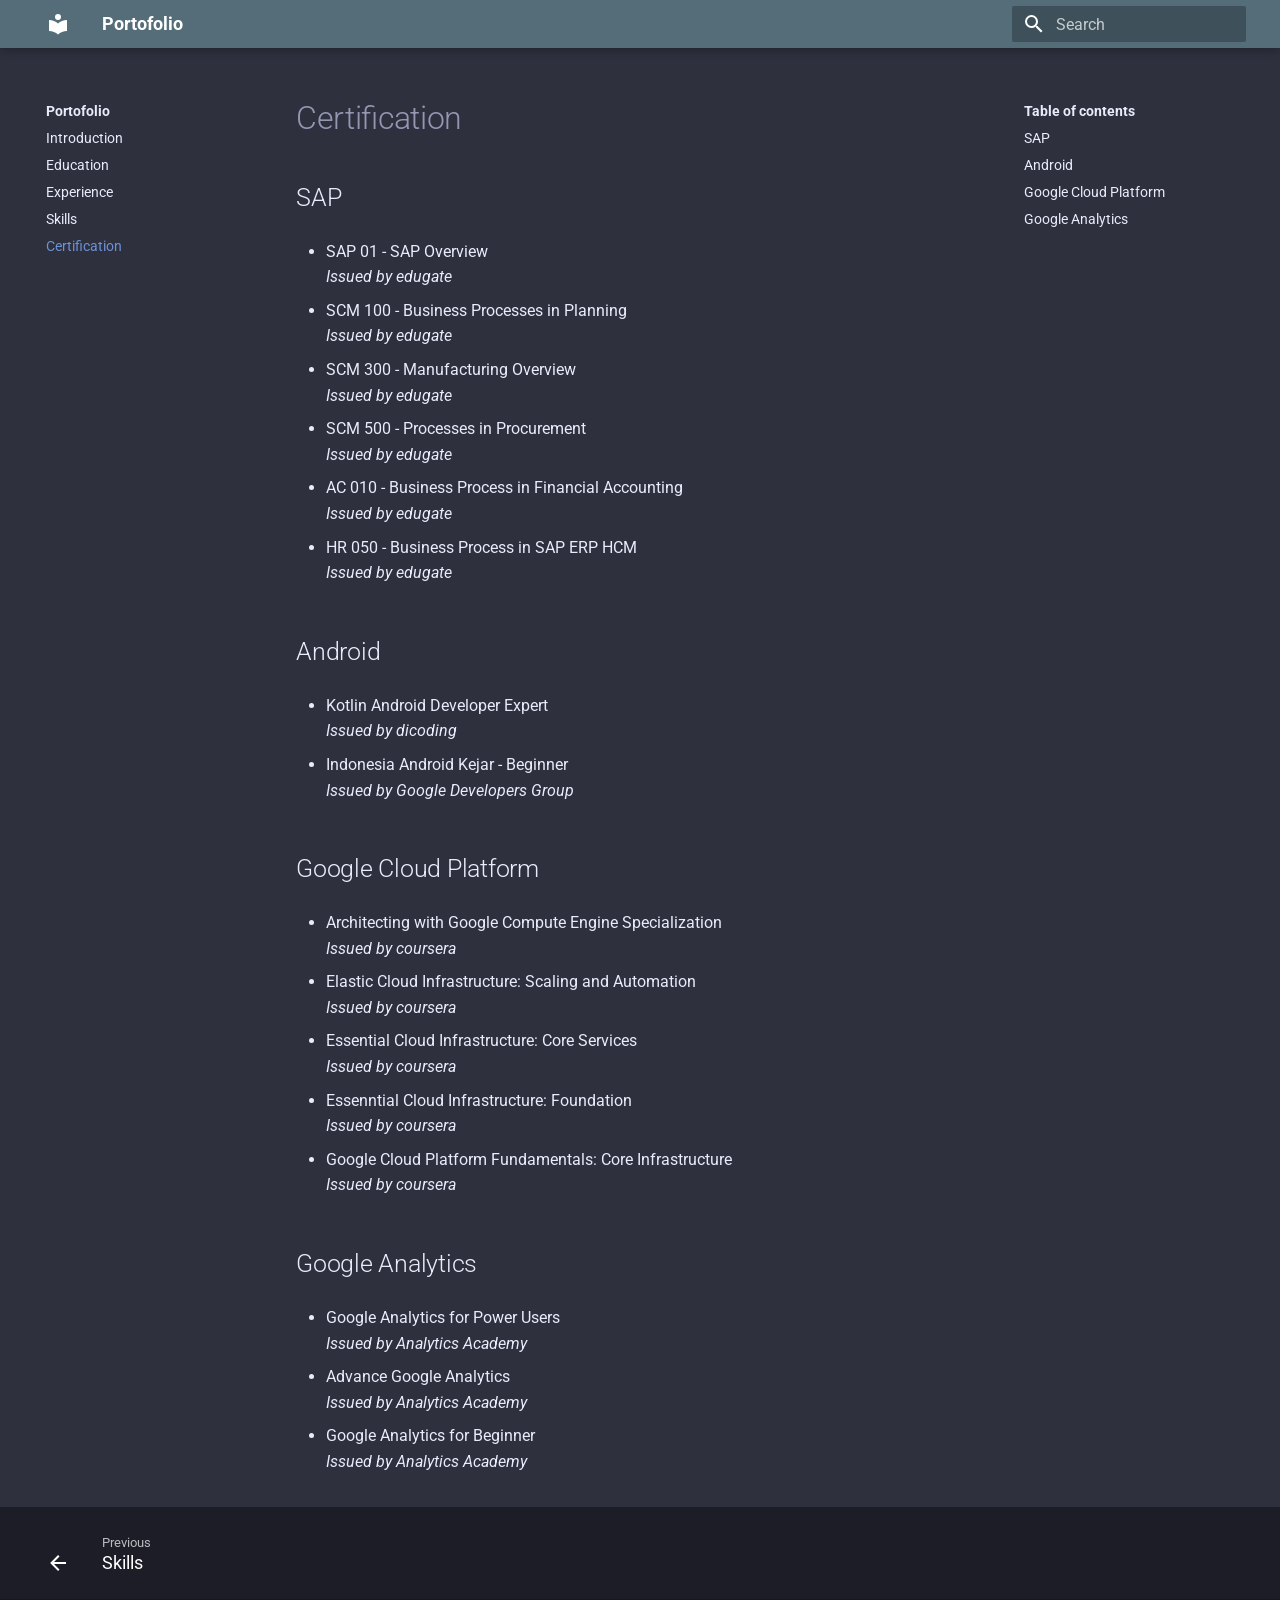
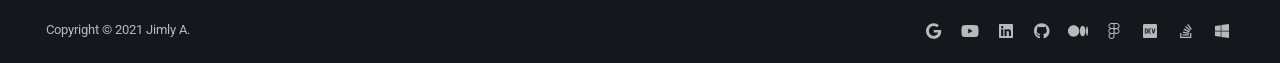
<file: certification/index.html>
<!doctype html>
<html lang="en" class="no-js">
  <head>
    
      <meta charset="utf-8">
      <meta name="viewport" content="width=device-width,initial-scale=1">
      
        <meta name="description" content="My website portofolio">
      
      
        <meta name="author" content="Jimly A.">
      
      
        <link rel="canonical" href="https://jimlyas.github.io/certification/">
      
      <link rel="icon" href="../assets/images/favicon.png">
      <meta name="generator" content="mkdocs-1.3.0, mkdocs-material-8.3.8">
    
    
      
        <title>Certification - Portofolio</title>
      
    
    
      <link rel="stylesheet" href="../assets/stylesheets/main.1d29e8d0.min.css">
      
        
        <link rel="stylesheet" href="../assets/stylesheets/palette.cbb835fc.min.css">
        
          
          
          <meta name="theme-color" content="#546d78">
        
      
      
    
    
    
      
        
        
        <link rel="preconnect" href="https://fonts.gstatic.com" crossorigin>
        <link rel="stylesheet" href="https://fonts.googleapis.com/css?family=Roboto:300,300i,400,400i,700,700i%7CRoboto+Mono:400,400i,700,700i&display=fallback">
        <style>:root{--md-text-font:"Roboto";--md-code-font:"Roboto Mono"}</style>
      
    
    
    <script>__md_scope=new URL("..",location),__md_get=(e,_=localStorage,t=__md_scope)=>JSON.parse(_.getItem(t.pathname+"."+e)),__md_set=(e,_,t=localStorage,a=__md_scope)=>{try{t.setItem(a.pathname+"."+e,JSON.stringify(_))}catch(e){}}</script>
    
      

    
    
  </head>
  
  
    
    
    
    
    
    <body dir="ltr" data-md-color-scheme="slate" data-md-color-primary="blue-grey" data-md-color-accent="blue">
  
    
    
    <input class="md-toggle" data-md-toggle="drawer" type="checkbox" id="__drawer" autocomplete="off">
    <input class="md-toggle" data-md-toggle="search" type="checkbox" id="__search" autocomplete="off">
    <label class="md-overlay" for="__drawer"></label>
    <div data-md-component="skip">
      
        
        <a href="#sap" class="md-skip">
          Skip to content
        </a>
      
    </div>
    <div data-md-component="announce">
      
    </div>
    
    
      

<header class="md-header" data-md-component="header">
  <nav class="md-header__inner md-grid" aria-label="Header">
    <a href=".." title="Portofolio" class="md-header__button md-logo" aria-label="Portofolio" data-md-component="logo">
      
  
  <svg xmlns="http://www.w3.org/2000/svg" viewBox="0 0 24 24"><path d="M12 8a3 3 0 0 0 3-3 3 3 0 0 0-3-3 3 3 0 0 0-3 3 3 3 0 0 0 3 3m0 3.54C9.64 9.35 6.5 8 3 8v11c3.5 0 6.64 1.35 9 3.54 2.36-2.19 5.5-3.54 9-3.54V8c-3.5 0-6.64 1.35-9 3.54Z"/></svg>

    </a>
    <label class="md-header__button md-icon" for="__drawer">
      <svg xmlns="http://www.w3.org/2000/svg" viewBox="0 0 24 24"><path d="M3 6h18v2H3V6m0 5h18v2H3v-2m0 5h18v2H3v-2Z"/></svg>
    </label>
    <div class="md-header__title" data-md-component="header-title">
      <div class="md-header__ellipsis">
        <div class="md-header__topic">
          <span class="md-ellipsis">
            Portofolio
          </span>
        </div>
        <div class="md-header__topic" data-md-component="header-topic">
          <span class="md-ellipsis">
            
              Certification
            
          </span>
        </div>
      </div>
    </div>
    
    
    
      <label class="md-header__button md-icon" for="__search">
        <svg xmlns="http://www.w3.org/2000/svg" viewBox="0 0 24 24"><path d="M9.5 3A6.5 6.5 0 0 1 16 9.5c0 1.61-.59 3.09-1.56 4.23l.27.27h.79l5 5-1.5 1.5-5-5v-.79l-.27-.27A6.516 6.516 0 0 1 9.5 16 6.5 6.5 0 0 1 3 9.5 6.5 6.5 0 0 1 9.5 3m0 2C7 5 5 7 5 9.5S7 14 9.5 14 14 12 14 9.5 12 5 9.5 5Z"/></svg>
      </label>
      <div class="md-search" data-md-component="search" role="dialog">
  <label class="md-search__overlay" for="__search"></label>
  <div class="md-search__inner" role="search">
    <form class="md-search__form" name="search">
      <input type="text" class="md-search__input" name="query" aria-label="Search" placeholder="Search" autocapitalize="off" autocorrect="off" autocomplete="off" spellcheck="false" data-md-component="search-query" required>
      <label class="md-search__icon md-icon" for="__search">
        <svg xmlns="http://www.w3.org/2000/svg" viewBox="0 0 24 24"><path d="M9.5 3A6.5 6.5 0 0 1 16 9.5c0 1.61-.59 3.09-1.56 4.23l.27.27h.79l5 5-1.5 1.5-5-5v-.79l-.27-.27A6.516 6.516 0 0 1 9.5 16 6.5 6.5 0 0 1 3 9.5 6.5 6.5 0 0 1 9.5 3m0 2C7 5 5 7 5 9.5S7 14 9.5 14 14 12 14 9.5 12 5 9.5 5Z"/></svg>
        <svg xmlns="http://www.w3.org/2000/svg" viewBox="0 0 24 24"><path d="M20 11v2H8l5.5 5.5-1.42 1.42L4.16 12l7.92-7.92L13.5 5.5 8 11h12Z"/></svg>
      </label>
      <nav class="md-search__options" aria-label="Search">
        
        <button type="reset" class="md-search__icon md-icon" aria-label="Clear" tabindex="-1">
          <svg xmlns="http://www.w3.org/2000/svg" viewBox="0 0 24 24"><path d="M19 6.41 17.59 5 12 10.59 6.41 5 5 6.41 10.59 12 5 17.59 6.41 19 12 13.41 17.59 19 19 17.59 13.41 12 19 6.41Z"/></svg>
        </button>
      </nav>
      
    </form>
    <div class="md-search__output">
      <div class="md-search__scrollwrap" data-md-scrollfix>
        <div class="md-search-result" data-md-component="search-result">
          <div class="md-search-result__meta">
            Initializing search
          </div>
          <ol class="md-search-result__list"></ol>
        </div>
      </div>
    </div>
  </div>
</div>
    
    
  </nav>
  
</header>
    
    <div class="md-container" data-md-component="container">
      
      
        
          
        
      
      <main class="md-main" data-md-component="main">
        <div class="md-main__inner md-grid">
          
            
              
              <div class="md-sidebar md-sidebar--primary" data-md-component="sidebar" data-md-type="navigation" >
                <div class="md-sidebar__scrollwrap">
                  <div class="md-sidebar__inner">
                    


<nav class="md-nav md-nav--primary" aria-label="Navigation" data-md-level="0">
  <label class="md-nav__title" for="__drawer">
    <a href=".." title="Portofolio" class="md-nav__button md-logo" aria-label="Portofolio" data-md-component="logo">
      
  
  <svg xmlns="http://www.w3.org/2000/svg" viewBox="0 0 24 24"><path d="M12 8a3 3 0 0 0 3-3 3 3 0 0 0-3-3 3 3 0 0 0-3 3 3 3 0 0 0 3 3m0 3.54C9.64 9.35 6.5 8 3 8v11c3.5 0 6.64 1.35 9 3.54 2.36-2.19 5.5-3.54 9-3.54V8c-3.5 0-6.64 1.35-9 3.54Z"/></svg>

    </a>
    Portofolio
  </label>
  
  <ul class="md-nav__list" data-md-scrollfix>
    
      
      
      

  
  
  
    <li class="md-nav__item">
      <a href=".." class="md-nav__link">
        Introduction
      </a>
    </li>
  

    
      
      
      

  
  
  
    <li class="md-nav__item">
      <a href="../education/" class="md-nav__link">
        Education
      </a>
    </li>
  

    
      
      
      

  
  
  
    <li class="md-nav__item">
      <a href="../experience/" class="md-nav__link">
        Experience
      </a>
    </li>
  

    
      
      
      

  
  
  
    <li class="md-nav__item">
      <a href="../skills/" class="md-nav__link">
        Skills
      </a>
    </li>
  

    
      
      
      

  
  
    
  
  
    <li class="md-nav__item md-nav__item--active">
      
      <input class="md-nav__toggle md-toggle" data-md-toggle="toc" type="checkbox" id="__toc">
      
      
      
        <label class="md-nav__link md-nav__link--active" for="__toc">
          Certification
          <span class="md-nav__icon md-icon"></span>
        </label>
      
      <a href="./" class="md-nav__link md-nav__link--active">
        Certification
      </a>
      
        

<nav class="md-nav md-nav--secondary" aria-label="Table of contents">
  
  
  
  
    <label class="md-nav__title" for="__toc">
      <span class="md-nav__icon md-icon"></span>
      Table of contents
    </label>
    <ul class="md-nav__list" data-md-component="toc" data-md-scrollfix>
      
        <li class="md-nav__item">
  <a href="#sap" class="md-nav__link">
    SAP
  </a>
  
</li>
      
        <li class="md-nav__item">
  <a href="#android" class="md-nav__link">
    Android
  </a>
  
</li>
      
        <li class="md-nav__item">
  <a href="#google-cloud-platform" class="md-nav__link">
    Google Cloud Platform
  </a>
  
</li>
      
        <li class="md-nav__item">
  <a href="#google-analytics" class="md-nav__link">
    Google Analytics
  </a>
  
</li>
      
    </ul>
  
</nav>
      
    </li>
  

    
  </ul>
</nav>
                  </div>
                </div>
              </div>
            
            
              
              <div class="md-sidebar md-sidebar--secondary" data-md-component="sidebar" data-md-type="toc" >
                <div class="md-sidebar__scrollwrap">
                  <div class="md-sidebar__inner">
                    

<nav class="md-nav md-nav--secondary" aria-label="Table of contents">
  
  
  
  
    <label class="md-nav__title" for="__toc">
      <span class="md-nav__icon md-icon"></span>
      Table of contents
    </label>
    <ul class="md-nav__list" data-md-component="toc" data-md-scrollfix>
      
        <li class="md-nav__item">
  <a href="#sap" class="md-nav__link">
    SAP
  </a>
  
</li>
      
        <li class="md-nav__item">
  <a href="#android" class="md-nav__link">
    Android
  </a>
  
</li>
      
        <li class="md-nav__item">
  <a href="#google-cloud-platform" class="md-nav__link">
    Google Cloud Platform
  </a>
  
</li>
      
        <li class="md-nav__item">
  <a href="#google-analytics" class="md-nav__link">
    Google Analytics
  </a>
  
</li>
      
    </ul>
  
</nav>
                  </div>
                </div>
              </div>
            
          
          <div class="md-content" data-md-component="content">
            <article class="md-content__inner md-typeset">
              
                


  <h1>Certification</h1>

<h2 id="sap">SAP</h2>
<ul>
<li>
<p>SAP 01 - SAP Overview <br/>
  <em>Issued by edugate</em></p>
</li>
<li>
<p>SCM 100 - Business Processes in Planning<br/>
  <em>Issued by edugate</em></p>
</li>
<li>
<p>SCM 300 - Manufacturing Overview<br/>
  <em>Issued by edugate</em></p>
</li>
<li>
<p>SCM 500 - Processes in Procurement<br/>
  <em>Issued by edugate</em></p>
</li>
<li>
<p>AC 010 - Business Process in Financial Accounting<br/>
  <em>Issued by edugate</em></p>
</li>
<li>
<p>HR 050 - Business Process in SAP ERP HCM<br/>
  <em>Issued by edugate</em></p>
</li>
</ul>
<h2 id="android">Android</h2>
<ul>
<li>
<p>Kotlin Android Developer Expert<br/>
  <em>Issued by dicoding</em></p>
</li>
<li>
<p>Indonesia Android Kejar - Beginner<br/>
  <em>Issued by Google Developers Group</em></p>
</li>
</ul>
<h2 id="google-cloud-platform">Google Cloud Platform</h2>
<ul>
<li>
<p>Architecting with Google Compute Engine Specialization<br/>
  <em>Issued by coursera</em></p>
</li>
<li>
<p>Elastic Cloud Infrastructure: Scaling and Automation<br/>
  <em>Issued by coursera</em></p>
</li>
<li>
<p>Essential Cloud Infrastructure: Core Services<br/>
  <em>Issued by coursera</em></p>
</li>
<li>
<p>Essenntial Cloud Infrastructure: Foundation<br/>
  <em>Issued by coursera</em></p>
</li>
<li>
<p>Google Cloud Platform Fundamentals: Core Infrastructure<br/>
  <em>Issued by coursera</em></p>
</li>
</ul>
<h2 id="google-analytics">Google Analytics</h2>
<ul>
<li>
<p>Google Analytics for Power Users<br/>
  <em>Issued by Analytics Academy</em></p>
</li>
<li>
<p>Advance Google Analytics<br/>
  <em>Issued by Analytics Academy</em></p>
</li>
<li>
<p>Google Analytics for Beginner<br/>
  <em>Issued by Analytics Academy</em></p>
</li>
</ul>

              
            </article>
            
          </div>
        </div>
        
          <a href="#" class="md-top md-icon" data-md-component="top" hidden>
            <svg xmlns="http://www.w3.org/2000/svg" viewBox="0 0 24 24"><path d="M13 20h-2V8l-5.5 5.5-1.42-1.42L12 4.16l7.92 7.92-1.42 1.42L13 8v12Z"/></svg>
            Back to top
          </a>
        
      </main>
      
        <footer class="md-footer">
  
    
    <nav class="md-footer__inner md-grid" aria-label="Footer" >
      
        
        <a href="../skills/" class="md-footer__link md-footer__link--prev" aria-label="Previous: Skills" rel="prev">
          <div class="md-footer__button md-icon">
            <svg xmlns="http://www.w3.org/2000/svg" viewBox="0 0 24 24"><path d="M20 11v2H8l5.5 5.5-1.42 1.42L4.16 12l7.92-7.92L13.5 5.5 8 11h12Z"/></svg>
          </div>
          <div class="md-footer__title">
            <div class="md-ellipsis">
              <span class="md-footer__direction">
                Previous
              </span>
              Skills
            </div>
          </div>
        </a>
      
      
    </nav>
  
  <div class="md-footer-meta md-typeset">
    <div class="md-footer-meta__inner md-grid">
      <div class="md-copyright">
  
    <div class="md-copyright__highlight">
      Copyright &copy; 2021 Jimly A.
    </div>
  
  
</div>
      
        <div class="md-social">
  
    
    
      
      
    
    <a href="https://g.dev/jimly" target="_blank" rel="noopener" title="g.dev" class="md-social__link">
      <svg xmlns="http://www.w3.org/2000/svg" viewBox="0 0 488 512"><!--! Font Awesome Free 6.1.1 by @fontawesome - https://fontawesome.com License - https://fontawesome.com/license/free (Icons: CC BY 4.0, Fonts: SIL OFL 1.1, Code: MIT License) Copyright 2022 Fonticons, Inc.--><path d="M488 261.8C488 403.3 391.1 504 248 504 110.8 504 0 393.2 0 256S110.8 8 248 8c66.8 0 123 24.5 166.3 64.9l-67.5 64.9C258.5 52.6 94.3 116.6 94.3 256c0 86.5 69.1 156.6 153.7 156.6 98.2 0 135-70.4 140.8-106.9H248v-85.3h236.1c2.3 12.7 3.9 24.9 3.9 41.4z"/></svg>
    </a>
  
    
    
      
      
    
    <a href="https://www.youtube.com/channel/UCNYEbx5BhuXeo1In2aP32cg" target="_blank" rel="noopener" title="www.youtube.com" class="md-social__link">
      <svg xmlns="http://www.w3.org/2000/svg" viewBox="0 0 576 512"><!--! Font Awesome Free 6.1.1 by @fontawesome - https://fontawesome.com License - https://fontawesome.com/license/free (Icons: CC BY 4.0, Fonts: SIL OFL 1.1, Code: MIT License) Copyright 2022 Fonticons, Inc.--><path d="M549.655 124.083c-6.281-23.65-24.787-42.276-48.284-48.597C458.781 64 288 64 288 64S117.22 64 74.629 75.486c-23.497 6.322-42.003 24.947-48.284 48.597-11.412 42.867-11.412 132.305-11.412 132.305s0 89.438 11.412 132.305c6.281 23.65 24.787 41.5 48.284 47.821C117.22 448 288 448 288 448s170.78 0 213.371-11.486c23.497-6.321 42.003-24.171 48.284-47.821 11.412-42.867 11.412-132.305 11.412-132.305s0-89.438-11.412-132.305zm-317.51 213.508V175.185l142.739 81.205-142.739 81.201z"/></svg>
    </a>
  
    
    
      
      
    
    <a href="https://www.linkedin.com/in/jimlyas" target="_blank" rel="noopener" title="www.linkedin.com" class="md-social__link">
      <svg xmlns="http://www.w3.org/2000/svg" viewBox="0 0 448 512"><!--! Font Awesome Free 6.1.1 by @fontawesome - https://fontawesome.com License - https://fontawesome.com/license/free (Icons: CC BY 4.0, Fonts: SIL OFL 1.1, Code: MIT License) Copyright 2022 Fonticons, Inc.--><path d="M416 32H31.9C14.3 32 0 46.5 0 64.3v383.4C0 465.5 14.3 480 31.9 480H416c17.6 0 32-14.5 32-32.3V64.3c0-17.8-14.4-32.3-32-32.3zM135.4 416H69V202.2h66.5V416zm-33.2-243c-21.3 0-38.5-17.3-38.5-38.5S80.9 96 102.2 96c21.2 0 38.5 17.3 38.5 38.5 0 21.3-17.2 38.5-38.5 38.5zm282.1 243h-66.4V312c0-24.8-.5-56.7-34.5-56.7-34.6 0-39.9 27-39.9 54.9V416h-66.4V202.2h63.7v29.2h.9c8.9-16.8 30.6-34.5 62.9-34.5 67.2 0 79.7 44.3 79.7 101.9V416z"/></svg>
    </a>
  
    
    
      
      
    
    <a href="https://github.com/jimlyas" target="_blank" rel="noopener" title="github.com" class="md-social__link">
      <svg xmlns="http://www.w3.org/2000/svg" viewBox="0 0 496 512"><!--! Font Awesome Free 6.1.1 by @fontawesome - https://fontawesome.com License - https://fontawesome.com/license/free (Icons: CC BY 4.0, Fonts: SIL OFL 1.1, Code: MIT License) Copyright 2022 Fonticons, Inc.--><path d="M165.9 397.4c0 2-2.3 3.6-5.2 3.6-3.3.3-5.6-1.3-5.6-3.6 0-2 2.3-3.6 5.2-3.6 3-.3 5.6 1.3 5.6 3.6zm-31.1-4.5c-.7 2 1.3 4.3 4.3 4.9 2.6 1 5.6 0 6.2-2s-1.3-4.3-4.3-5.2c-2.6-.7-5.5.3-6.2 2.3zm44.2-1.7c-2.9.7-4.9 2.6-4.6 4.9.3 2 2.9 3.3 5.9 2.6 2.9-.7 4.9-2.6 4.6-4.6-.3-1.9-3-3.2-5.9-2.9zM244.8 8C106.1 8 0 113.3 0 252c0 110.9 69.8 205.8 169.5 239.2 12.8 2.3 17.3-5.6 17.3-12.1 0-6.2-.3-40.4-.3-61.4 0 0-70 15-84.7-29.8 0 0-11.4-29.1-27.8-36.6 0 0-22.9-15.7 1.6-15.4 0 0 24.9 2 38.6 25.8 21.9 38.6 58.6 27.5 72.9 20.9 2.3-16 8.8-27.1 16-33.7-55.9-6.2-112.3-14.3-112.3-110.5 0-27.5 7.6-41.3 23.6-58.9-2.6-6.5-11.1-33.3 2.6-67.9 20.9-6.5 69 27 69 27 20-5.6 41.5-8.5 62.8-8.5s42.8 2.9 62.8 8.5c0 0 48.1-33.6 69-27 13.7 34.7 5.2 61.4 2.6 67.9 16 17.7 25.8 31.5 25.8 58.9 0 96.5-58.9 104.2-114.8 110.5 9.2 7.9 17 22.9 17 46.4 0 33.7-.3 75.4-.3 83.6 0 6.5 4.6 14.4 17.3 12.1C428.2 457.8 496 362.9 496 252 496 113.3 383.5 8 244.8 8zM97.2 352.9c-1.3 1-1 3.3.7 5.2 1.6 1.6 3.9 2.3 5.2 1 1.3-1 1-3.3-.7-5.2-1.6-1.6-3.9-2.3-5.2-1zm-10.8-8.1c-.7 1.3.3 2.9 2.3 3.9 1.6 1 3.6.7 4.3-.7.7-1.3-.3-2.9-2.3-3.9-2-.6-3.6-.3-4.3.7zm32.4 35.6c-1.6 1.3-1 4.3 1.3 6.2 2.3 2.3 5.2 2.6 6.5 1 1.3-1.3.7-4.3-1.3-6.2-2.2-2.3-5.2-2.6-6.5-1zm-11.4-14.7c-1.6 1-1.6 3.6 0 5.9 1.6 2.3 4.3 3.3 5.6 2.3 1.6-1.3 1.6-3.9 0-6.2-1.4-2.3-4-3.3-5.6-2z"/></svg>
    </a>
  
    
    
      
      
    
    <a href="https://jimlyas.medium.com" target="_blank" rel="noopener" title="jimlyas.medium.com" class="md-social__link">
      <svg xmlns="http://www.w3.org/2000/svg" viewBox="0 0 640 512"><!--! Font Awesome Free 6.1.1 by @fontawesome - https://fontawesome.com License - https://fontawesome.com/license/free (Icons: CC BY 4.0, Fonts: SIL OFL 1.1, Code: MIT License) Copyright 2022 Fonticons, Inc.--><path d="M180.5 74.262C80.813 74.262 0 155.633 0 256s80.819 181.738 180.5 181.738S361 356.373 361 256 280.191 74.262 180.5 74.262Zm288.25 10.646c-49.845 0-90.245 76.619-90.245 171.095s40.406 171.1 90.251 171.1 90.251-76.619 90.251-171.1H559c0-94.503-40.4-171.095-90.248-171.095Zm139.506 17.821c-17.526 0-31.735 68.628-31.735 153.274s14.2 153.274 31.735 153.274S640 340.631 640 256c0-84.649-14.215-153.271-31.742-153.271Z"/></svg>
    </a>
  
    
    
      
      
    
    <a href="https://www.figma.com/@jimlyas" target="_blank" rel="noopener" title="www.figma.com" class="md-social__link">
      <svg xmlns="http://www.w3.org/2000/svg" viewBox="0 0 384 512"><!--! Font Awesome Free 6.1.1 by @fontawesome - https://fontawesome.com License - https://fontawesome.com/license/free (Icons: CC BY 4.0, Fonts: SIL OFL 1.1, Code: MIT License) Copyright 2022 Fonticons, Inc.--><path d="M14 95.792C14 42.888 56.888 0 109.793 0h164.368c52.905 0 95.793 42.888 95.793 95.792 0 33.5-17.196 62.984-43.243 80.105 26.047 17.122 43.243 46.605 43.243 80.105 0 52.905-42.888 95.793-95.793 95.793h-2.08c-24.802 0-47.403-9.426-64.415-24.891v88.263c0 53.61-44.009 96.833-97.357 96.833C57.536 512 14 469.243 14 416.207c0-33.498 17.195-62.98 43.24-80.102C31.193 318.983 14 289.5 14 256.002c0-33.5 17.196-62.983 43.242-80.105C31.197 158.776 14 129.292 14 95.792Zm162.288 95.795h-66.495c-35.576 0-64.415 28.84-64.415 64.415 0 35.438 28.617 64.192 64.003 64.414l.412-.001h66.495V191.587Zm31.378 64.415c0 35.575 28.839 64.415 64.415 64.415h2.08c35.576 0 64.415-28.84 64.415-64.415s-28.839-64.415-64.415-64.415h-2.08c-35.576 0-64.415 28.84-64.415 64.415Zm-97.873 95.793-.412-.001c-35.386.221-64.003 28.975-64.003 64.413 0 35.445 29.225 64.415 64.931 64.415 36.282 0 65.979-29.436 65.979-65.455v-63.372h-66.495Zm0-320.417c-35.576 0-64.415 28.84-64.415 64.414 0 35.576 28.84 64.415 64.415 64.415h66.495V31.377h-66.495Zm97.873 128.829h66.495c35.576 0 64.415-28.839 64.415-64.415 0-35.575-28.839-64.414-64.415-64.414h-66.495v128.829Z"/></svg>
    </a>
  
    
    
      
      
    
    <a href="https://dev.to/jimlyas" target="_blank" rel="noopener" title="dev.to" class="md-social__link">
      <svg xmlns="http://www.w3.org/2000/svg" viewBox="0 0 448 512"><!--! Font Awesome Free 6.1.1 by @fontawesome - https://fontawesome.com License - https://fontawesome.com/license/free (Icons: CC BY 4.0, Fonts: SIL OFL 1.1, Code: MIT License) Copyright 2022 Fonticons, Inc.--><path d="M120.12 208.29c-3.88-2.9-7.77-4.35-11.65-4.35H91.03v104.47h17.45c3.88 0 7.77-1.45 11.65-4.35 3.88-2.9 5.82-7.25 5.82-13.06v-69.65c-.01-5.8-1.96-10.16-5.83-13.06zM404.1 32H43.9C19.7 32 .06 51.59 0 75.8v360.4C.06 460.41 19.7 480 43.9 480h360.2c24.21 0 43.84-19.59 43.9-43.8V75.8c-.06-24.21-19.7-43.8-43.9-43.8zM154.2 291.19c0 18.81-11.61 47.31-48.36 47.25h-46.4V172.98h47.38c35.44 0 47.36 28.46 47.37 47.28l.01 70.93zm100.68-88.66H201.6v38.42h32.57v29.57H201.6v38.41h53.29v29.57h-62.18c-11.16.29-20.44-8.53-20.72-19.69V193.7c-.27-11.15 8.56-20.41 19.71-20.69h63.19l-.01 29.52zm103.64 115.29c-13.2 30.75-36.85 24.63-47.44 0l-38.53-144.8h32.57l29.71 113.72 29.57-113.72h32.58l-38.46 144.8z"/></svg>
    </a>
  
    
    
      
      
    
    <a href="https://stackoverflow.com/users/13200027/jimly-asshiddiqy" target="_blank" rel="noopener" title="stackoverflow.com" class="md-social__link">
      <svg xmlns="http://www.w3.org/2000/svg" viewBox="0 0 384 512"><!--! Font Awesome Free 6.1.1 by @fontawesome - https://fontawesome.com License - https://fontawesome.com/license/free (Icons: CC BY 4.0, Fonts: SIL OFL 1.1, Code: MIT License) Copyright 2022 Fonticons, Inc.--><path d="M290.7 311 95 269.7 86.8 309l195.7 41zm51-87L188.2 95.7l-25.5 30.8 153.5 128.3zm-31.2 39.7L129.2 179l-16.7 36.5L293.7 300zM262 32l-32 24 119.3 160.3 32-24zm20.5 328h-200v39.7h200zm39.7 80H42.7V320h-40v160h359.5V320h-40z"/></svg>
    </a>
  
    
    
    <a href="mailto:gmail@jimlyas.com" target="_blank" rel="noopener" title="" class="md-social__link">
      <svg xmlns="http://www.w3.org/2000/svg" viewBox="0 0 448 512"><!--! Font Awesome Free 6.1.1 by @fontawesome - https://fontawesome.com License - https://fontawesome.com/license/free (Icons: CC BY 4.0, Fonts: SIL OFL 1.1, Code: MIT License) Copyright 2022 Fonticons, Inc.--><path d="m0 93.7 183.6-25.3v177.4H0V93.7zm0 324.6 183.6 25.3V268.4H0v149.9zm203.8 28L448 480V268.4H203.8v177.9zm0-380.6v180.1H448V32L203.8 65.7z"/></svg>
    </a>
  
</div>
      
    </div>
  </div>
</footer>
      
    </div>
    <div class="md-dialog" data-md-component="dialog">
      <div class="md-dialog__inner md-typeset"></div>
    </div>
    <script id="__config" type="application/json">{"base": "..", "features": ["navigation.instant", "navigation.top"], "search": "../assets/javascripts/workers/search.b97dbffb.min.js", "translations": {"clipboard.copied": "Copied to clipboard", "clipboard.copy": "Copy to clipboard", "search.config.lang": "en", "search.config.pipeline": "trimmer, stopWordFilter", "search.config.separator": "[\\s\\-]+", "search.placeholder": "Search", "search.result.more.one": "1 more on this page", "search.result.more.other": "# more on this page", "search.result.none": "No matching documents", "search.result.one": "1 matching document", "search.result.other": "# matching documents", "search.result.placeholder": "Type to start searching", "search.result.term.missing": "Missing", "select.version.title": "Select version"}}</script>
    
    
      <script src="../assets/javascripts/bundle.0238f547.min.js"></script>
      
    
  </body>
</html>
</file>
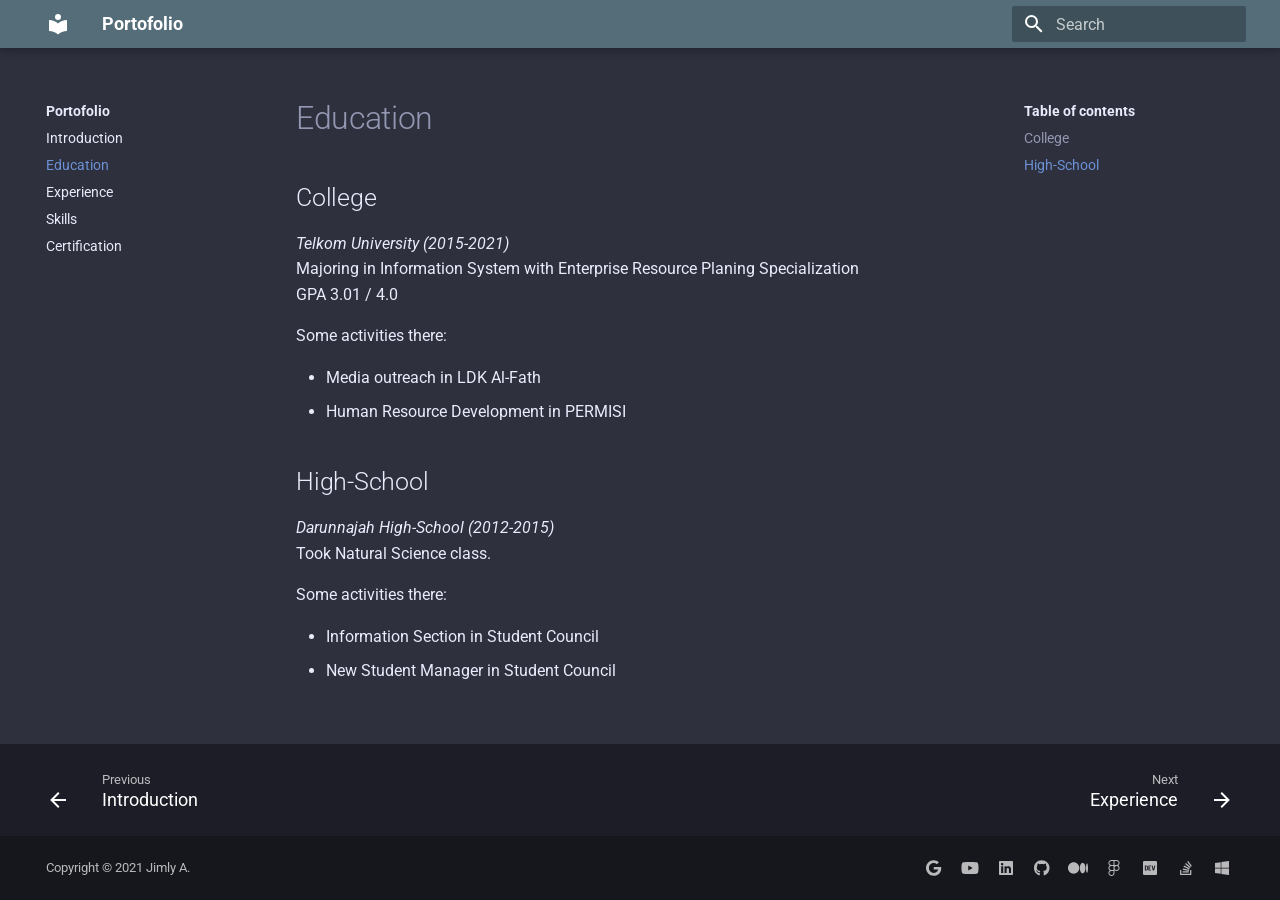
<file: education/index.html>
<!doctype html>
<html lang="en" class="no-js">
  <head>
    
      <meta charset="utf-8">
      <meta name="viewport" content="width=device-width,initial-scale=1">
      
        <meta name="description" content="My website portofolio">
      
      
        <meta name="author" content="Jimly A.">
      
      
        <link rel="canonical" href="https://jimlyas.github.io/education/">
      
      <link rel="icon" href="../assets/images/favicon.png">
      <meta name="generator" content="mkdocs-1.3.0, mkdocs-material-8.3.8">
    
    
      
        <title>Education - Portofolio</title>
      
    
    
      <link rel="stylesheet" href="../assets/stylesheets/main.1d29e8d0.min.css">
      
        
        <link rel="stylesheet" href="../assets/stylesheets/palette.cbb835fc.min.css">
        
          
          
          <meta name="theme-color" content="#546d78">
        
      
      
    
    
    
      
        
        
        <link rel="preconnect" href="https://fonts.gstatic.com" crossorigin>
        <link rel="stylesheet" href="https://fonts.googleapis.com/css?family=Roboto:300,300i,400,400i,700,700i%7CRoboto+Mono:400,400i,700,700i&display=fallback">
        <style>:root{--md-text-font:"Roboto";--md-code-font:"Roboto Mono"}</style>
      
    
    
    <script>__md_scope=new URL("..",location),__md_get=(e,_=localStorage,t=__md_scope)=>JSON.parse(_.getItem(t.pathname+"."+e)),__md_set=(e,_,t=localStorage,a=__md_scope)=>{try{t.setItem(a.pathname+"."+e,JSON.stringify(_))}catch(e){}}</script>
    
      

    
    
  </head>
  
  
    
    
    
    
    
    <body dir="ltr" data-md-color-scheme="slate" data-md-color-primary="blue-grey" data-md-color-accent="blue">
  
    
    
    <input class="md-toggle" data-md-toggle="drawer" type="checkbox" id="__drawer" autocomplete="off">
    <input class="md-toggle" data-md-toggle="search" type="checkbox" id="__search" autocomplete="off">
    <label class="md-overlay" for="__drawer"></label>
    <div data-md-component="skip">
      
        
        <a href="#college" class="md-skip">
          Skip to content
        </a>
      
    </div>
    <div data-md-component="announce">
      
    </div>
    
    
      

<header class="md-header" data-md-component="header">
  <nav class="md-header__inner md-grid" aria-label="Header">
    <a href=".." title="Portofolio" class="md-header__button md-logo" aria-label="Portofolio" data-md-component="logo">
      
  
  <svg xmlns="http://www.w3.org/2000/svg" viewBox="0 0 24 24"><path d="M12 8a3 3 0 0 0 3-3 3 3 0 0 0-3-3 3 3 0 0 0-3 3 3 3 0 0 0 3 3m0 3.54C9.64 9.35 6.5 8 3 8v11c3.5 0 6.64 1.35 9 3.54 2.36-2.19 5.5-3.54 9-3.54V8c-3.5 0-6.64 1.35-9 3.54Z"/></svg>

    </a>
    <label class="md-header__button md-icon" for="__drawer">
      <svg xmlns="http://www.w3.org/2000/svg" viewBox="0 0 24 24"><path d="M3 6h18v2H3V6m0 5h18v2H3v-2m0 5h18v2H3v-2Z"/></svg>
    </label>
    <div class="md-header__title" data-md-component="header-title">
      <div class="md-header__ellipsis">
        <div class="md-header__topic">
          <span class="md-ellipsis">
            Portofolio
          </span>
        </div>
        <div class="md-header__topic" data-md-component="header-topic">
          <span class="md-ellipsis">
            
              Education
            
          </span>
        </div>
      </div>
    </div>
    
    
    
      <label class="md-header__button md-icon" for="__search">
        <svg xmlns="http://www.w3.org/2000/svg" viewBox="0 0 24 24"><path d="M9.5 3A6.5 6.5 0 0 1 16 9.5c0 1.61-.59 3.09-1.56 4.23l.27.27h.79l5 5-1.5 1.5-5-5v-.79l-.27-.27A6.516 6.516 0 0 1 9.5 16 6.5 6.5 0 0 1 3 9.5 6.5 6.5 0 0 1 9.5 3m0 2C7 5 5 7 5 9.5S7 14 9.5 14 14 12 14 9.5 12 5 9.5 5Z"/></svg>
      </label>
      <div class="md-search" data-md-component="search" role="dialog">
  <label class="md-search__overlay" for="__search"></label>
  <div class="md-search__inner" role="search">
    <form class="md-search__form" name="search">
      <input type="text" class="md-search__input" name="query" aria-label="Search" placeholder="Search" autocapitalize="off" autocorrect="off" autocomplete="off" spellcheck="false" data-md-component="search-query" required>
      <label class="md-search__icon md-icon" for="__search">
        <svg xmlns="http://www.w3.org/2000/svg" viewBox="0 0 24 24"><path d="M9.5 3A6.5 6.5 0 0 1 16 9.5c0 1.61-.59 3.09-1.56 4.23l.27.27h.79l5 5-1.5 1.5-5-5v-.79l-.27-.27A6.516 6.516 0 0 1 9.5 16 6.5 6.5 0 0 1 3 9.5 6.5 6.5 0 0 1 9.5 3m0 2C7 5 5 7 5 9.5S7 14 9.5 14 14 12 14 9.5 12 5 9.5 5Z"/></svg>
        <svg xmlns="http://www.w3.org/2000/svg" viewBox="0 0 24 24"><path d="M20 11v2H8l5.5 5.5-1.42 1.42L4.16 12l7.92-7.92L13.5 5.5 8 11h12Z"/></svg>
      </label>
      <nav class="md-search__options" aria-label="Search">
        
        <button type="reset" class="md-search__icon md-icon" aria-label="Clear" tabindex="-1">
          <svg xmlns="http://www.w3.org/2000/svg" viewBox="0 0 24 24"><path d="M19 6.41 17.59 5 12 10.59 6.41 5 5 6.41 10.59 12 5 17.59 6.41 19 12 13.41 17.59 19 19 17.59 13.41 12 19 6.41Z"/></svg>
        </button>
      </nav>
      
    </form>
    <div class="md-search__output">
      <div class="md-search__scrollwrap" data-md-scrollfix>
        <div class="md-search-result" data-md-component="search-result">
          <div class="md-search-result__meta">
            Initializing search
          </div>
          <ol class="md-search-result__list"></ol>
        </div>
      </div>
    </div>
  </div>
</div>
    
    
  </nav>
  
</header>
    
    <div class="md-container" data-md-component="container">
      
      
        
          
        
      
      <main class="md-main" data-md-component="main">
        <div class="md-main__inner md-grid">
          
            
              
              <div class="md-sidebar md-sidebar--primary" data-md-component="sidebar" data-md-type="navigation" >
                <div class="md-sidebar__scrollwrap">
                  <div class="md-sidebar__inner">
                    


<nav class="md-nav md-nav--primary" aria-label="Navigation" data-md-level="0">
  <label class="md-nav__title" for="__drawer">
    <a href=".." title="Portofolio" class="md-nav__button md-logo" aria-label="Portofolio" data-md-component="logo">
      
  
  <svg xmlns="http://www.w3.org/2000/svg" viewBox="0 0 24 24"><path d="M12 8a3 3 0 0 0 3-3 3 3 0 0 0-3-3 3 3 0 0 0-3 3 3 3 0 0 0 3 3m0 3.54C9.64 9.35 6.5 8 3 8v11c3.5 0 6.64 1.35 9 3.54 2.36-2.19 5.5-3.54 9-3.54V8c-3.5 0-6.64 1.35-9 3.54Z"/></svg>

    </a>
    Portofolio
  </label>
  
  <ul class="md-nav__list" data-md-scrollfix>
    
      
      
      

  
  
  
    <li class="md-nav__item">
      <a href=".." class="md-nav__link">
        Introduction
      </a>
    </li>
  

    
      
      
      

  
  
    
  
  
    <li class="md-nav__item md-nav__item--active">
      
      <input class="md-nav__toggle md-toggle" data-md-toggle="toc" type="checkbox" id="__toc">
      
      
      
        <label class="md-nav__link md-nav__link--active" for="__toc">
          Education
          <span class="md-nav__icon md-icon"></span>
        </label>
      
      <a href="./" class="md-nav__link md-nav__link--active">
        Education
      </a>
      
        

<nav class="md-nav md-nav--secondary" aria-label="Table of contents">
  
  
  
  
    <label class="md-nav__title" for="__toc">
      <span class="md-nav__icon md-icon"></span>
      Table of contents
    </label>
    <ul class="md-nav__list" data-md-component="toc" data-md-scrollfix>
      
        <li class="md-nav__item">
  <a href="#college" class="md-nav__link">
    College
  </a>
  
</li>
      
        <li class="md-nav__item">
  <a href="#high-school" class="md-nav__link">
    High-School
  </a>
  
</li>
      
    </ul>
  
</nav>
      
    </li>
  

    
      
      
      

  
  
  
    <li class="md-nav__item">
      <a href="../experience/" class="md-nav__link">
        Experience
      </a>
    </li>
  

    
      
      
      

  
  
  
    <li class="md-nav__item">
      <a href="../skills/" class="md-nav__link">
        Skills
      </a>
    </li>
  

    
      
      
      

  
  
  
    <li class="md-nav__item">
      <a href="../certification/" class="md-nav__link">
        Certification
      </a>
    </li>
  

    
  </ul>
</nav>
                  </div>
                </div>
              </div>
            
            
              
              <div class="md-sidebar md-sidebar--secondary" data-md-component="sidebar" data-md-type="toc" >
                <div class="md-sidebar__scrollwrap">
                  <div class="md-sidebar__inner">
                    

<nav class="md-nav md-nav--secondary" aria-label="Table of contents">
  
  
  
  
    <label class="md-nav__title" for="__toc">
      <span class="md-nav__icon md-icon"></span>
      Table of contents
    </label>
    <ul class="md-nav__list" data-md-component="toc" data-md-scrollfix>
      
        <li class="md-nav__item">
  <a href="#college" class="md-nav__link">
    College
  </a>
  
</li>
      
        <li class="md-nav__item">
  <a href="#high-school" class="md-nav__link">
    High-School
  </a>
  
</li>
      
    </ul>
  
</nav>
                  </div>
                </div>
              </div>
            
          
          <div class="md-content" data-md-component="content">
            <article class="md-content__inner md-typeset">
              
                


  <h1>Education</h1>

<h2 id="college">College</h2>
<p><em>Telkom University (2015-2021)</em> <br/>
Majoring in Information System with Enterprise Resource Planing Specialization <br/>
GPA 3.01 / 4.0</p>
<p>Some activities there:</p>
<ul>
<li>Media outreach in LDK Al-Fath</li>
<li>Human Resource Development in PERMISI</li>
</ul>
<h2 id="high-school">High-School</h2>
<p><em>Darunnajah High-School (2012-2015)</em> <br/>
Took Natural Science class.</p>
<p>Some activities there:</p>
<ul>
<li>Information Section in Student Council</li>
<li>New Student Manager in Student Council</li>
</ul>

              
            </article>
            
          </div>
        </div>
        
          <a href="#" class="md-top md-icon" data-md-component="top" hidden>
            <svg xmlns="http://www.w3.org/2000/svg" viewBox="0 0 24 24"><path d="M13 20h-2V8l-5.5 5.5-1.42-1.42L12 4.16l7.92 7.92-1.42 1.42L13 8v12Z"/></svg>
            Back to top
          </a>
        
      </main>
      
        <footer class="md-footer">
  
    
    <nav class="md-footer__inner md-grid" aria-label="Footer" >
      
        
        <a href=".." class="md-footer__link md-footer__link--prev" aria-label="Previous: Introduction" rel="prev">
          <div class="md-footer__button md-icon">
            <svg xmlns="http://www.w3.org/2000/svg" viewBox="0 0 24 24"><path d="M20 11v2H8l5.5 5.5-1.42 1.42L4.16 12l7.92-7.92L13.5 5.5 8 11h12Z"/></svg>
          </div>
          <div class="md-footer__title">
            <div class="md-ellipsis">
              <span class="md-footer__direction">
                Previous
              </span>
              Introduction
            </div>
          </div>
        </a>
      
      
        
        <a href="../experience/" class="md-footer__link md-footer__link--next" aria-label="Next: Experience" rel="next">
          <div class="md-footer__title">
            <div class="md-ellipsis">
              <span class="md-footer__direction">
                Next
              </span>
              Experience
            </div>
          </div>
          <div class="md-footer__button md-icon">
            <svg xmlns="http://www.w3.org/2000/svg" viewBox="0 0 24 24"><path d="M4 11v2h12l-5.5 5.5 1.42 1.42L19.84 12l-7.92-7.92L10.5 5.5 16 11H4Z"/></svg>
          </div>
        </a>
      
    </nav>
  
  <div class="md-footer-meta md-typeset">
    <div class="md-footer-meta__inner md-grid">
      <div class="md-copyright">
  
    <div class="md-copyright__highlight">
      Copyright &copy; 2021 Jimly A.
    </div>
  
  
</div>
      
        <div class="md-social">
  
    
    
      
      
    
    <a href="https://g.dev/jimly" target="_blank" rel="noopener" title="g.dev" class="md-social__link">
      <svg xmlns="http://www.w3.org/2000/svg" viewBox="0 0 488 512"><!--! Font Awesome Free 6.1.1 by @fontawesome - https://fontawesome.com License - https://fontawesome.com/license/free (Icons: CC BY 4.0, Fonts: SIL OFL 1.1, Code: MIT License) Copyright 2022 Fonticons, Inc.--><path d="M488 261.8C488 403.3 391.1 504 248 504 110.8 504 0 393.2 0 256S110.8 8 248 8c66.8 0 123 24.5 166.3 64.9l-67.5 64.9C258.5 52.6 94.3 116.6 94.3 256c0 86.5 69.1 156.6 153.7 156.6 98.2 0 135-70.4 140.8-106.9H248v-85.3h236.1c2.3 12.7 3.9 24.9 3.9 41.4z"/></svg>
    </a>
  
    
    
      
      
    
    <a href="https://www.youtube.com/channel/UCNYEbx5BhuXeo1In2aP32cg" target="_blank" rel="noopener" title="www.youtube.com" class="md-social__link">
      <svg xmlns="http://www.w3.org/2000/svg" viewBox="0 0 576 512"><!--! Font Awesome Free 6.1.1 by @fontawesome - https://fontawesome.com License - https://fontawesome.com/license/free (Icons: CC BY 4.0, Fonts: SIL OFL 1.1, Code: MIT License) Copyright 2022 Fonticons, Inc.--><path d="M549.655 124.083c-6.281-23.65-24.787-42.276-48.284-48.597C458.781 64 288 64 288 64S117.22 64 74.629 75.486c-23.497 6.322-42.003 24.947-48.284 48.597-11.412 42.867-11.412 132.305-11.412 132.305s0 89.438 11.412 132.305c6.281 23.65 24.787 41.5 48.284 47.821C117.22 448 288 448 288 448s170.78 0 213.371-11.486c23.497-6.321 42.003-24.171 48.284-47.821 11.412-42.867 11.412-132.305 11.412-132.305s0-89.438-11.412-132.305zm-317.51 213.508V175.185l142.739 81.205-142.739 81.201z"/></svg>
    </a>
  
    
    
      
      
    
    <a href="https://www.linkedin.com/in/jimlyas" target="_blank" rel="noopener" title="www.linkedin.com" class="md-social__link">
      <svg xmlns="http://www.w3.org/2000/svg" viewBox="0 0 448 512"><!--! Font Awesome Free 6.1.1 by @fontawesome - https://fontawesome.com License - https://fontawesome.com/license/free (Icons: CC BY 4.0, Fonts: SIL OFL 1.1, Code: MIT License) Copyright 2022 Fonticons, Inc.--><path d="M416 32H31.9C14.3 32 0 46.5 0 64.3v383.4C0 465.5 14.3 480 31.9 480H416c17.6 0 32-14.5 32-32.3V64.3c0-17.8-14.4-32.3-32-32.3zM135.4 416H69V202.2h66.5V416zm-33.2-243c-21.3 0-38.5-17.3-38.5-38.5S80.9 96 102.2 96c21.2 0 38.5 17.3 38.5 38.5 0 21.3-17.2 38.5-38.5 38.5zm282.1 243h-66.4V312c0-24.8-.5-56.7-34.5-56.7-34.6 0-39.9 27-39.9 54.9V416h-66.4V202.2h63.7v29.2h.9c8.9-16.8 30.6-34.5 62.9-34.5 67.2 0 79.7 44.3 79.7 101.9V416z"/></svg>
    </a>
  
    
    
      
      
    
    <a href="https://github.com/jimlyas" target="_blank" rel="noopener" title="github.com" class="md-social__link">
      <svg xmlns="http://www.w3.org/2000/svg" viewBox="0 0 496 512"><!--! Font Awesome Free 6.1.1 by @fontawesome - https://fontawesome.com License - https://fontawesome.com/license/free (Icons: CC BY 4.0, Fonts: SIL OFL 1.1, Code: MIT License) Copyright 2022 Fonticons, Inc.--><path d="M165.9 397.4c0 2-2.3 3.6-5.2 3.6-3.3.3-5.6-1.3-5.6-3.6 0-2 2.3-3.6 5.2-3.6 3-.3 5.6 1.3 5.6 3.6zm-31.1-4.5c-.7 2 1.3 4.3 4.3 4.9 2.6 1 5.6 0 6.2-2s-1.3-4.3-4.3-5.2c-2.6-.7-5.5.3-6.2 2.3zm44.2-1.7c-2.9.7-4.9 2.6-4.6 4.9.3 2 2.9 3.3 5.9 2.6 2.9-.7 4.9-2.6 4.6-4.6-.3-1.9-3-3.2-5.9-2.9zM244.8 8C106.1 8 0 113.3 0 252c0 110.9 69.8 205.8 169.5 239.2 12.8 2.3 17.3-5.6 17.3-12.1 0-6.2-.3-40.4-.3-61.4 0 0-70 15-84.7-29.8 0 0-11.4-29.1-27.8-36.6 0 0-22.9-15.7 1.6-15.4 0 0 24.9 2 38.6 25.8 21.9 38.6 58.6 27.5 72.9 20.9 2.3-16 8.8-27.1 16-33.7-55.9-6.2-112.3-14.3-112.3-110.5 0-27.5 7.6-41.3 23.6-58.9-2.6-6.5-11.1-33.3 2.6-67.9 20.9-6.5 69 27 69 27 20-5.6 41.5-8.5 62.8-8.5s42.8 2.9 62.8 8.5c0 0 48.1-33.6 69-27 13.7 34.7 5.2 61.4 2.6 67.9 16 17.7 25.8 31.5 25.8 58.9 0 96.5-58.9 104.2-114.8 110.5 9.2 7.9 17 22.9 17 46.4 0 33.7-.3 75.4-.3 83.6 0 6.5 4.6 14.4 17.3 12.1C428.2 457.8 496 362.9 496 252 496 113.3 383.5 8 244.8 8zM97.2 352.9c-1.3 1-1 3.3.7 5.2 1.6 1.6 3.9 2.3 5.2 1 1.3-1 1-3.3-.7-5.2-1.6-1.6-3.9-2.3-5.2-1zm-10.8-8.1c-.7 1.3.3 2.9 2.3 3.9 1.6 1 3.6.7 4.3-.7.7-1.3-.3-2.9-2.3-3.9-2-.6-3.6-.3-4.3.7zm32.4 35.6c-1.6 1.3-1 4.3 1.3 6.2 2.3 2.3 5.2 2.6 6.5 1 1.3-1.3.7-4.3-1.3-6.2-2.2-2.3-5.2-2.6-6.5-1zm-11.4-14.7c-1.6 1-1.6 3.6 0 5.9 1.6 2.3 4.3 3.3 5.6 2.3 1.6-1.3 1.6-3.9 0-6.2-1.4-2.3-4-3.3-5.6-2z"/></svg>
    </a>
  
    
    
      
      
    
    <a href="https://jimlyas.medium.com" target="_blank" rel="noopener" title="jimlyas.medium.com" class="md-social__link">
      <svg xmlns="http://www.w3.org/2000/svg" viewBox="0 0 640 512"><!--! Font Awesome Free 6.1.1 by @fontawesome - https://fontawesome.com License - https://fontawesome.com/license/free (Icons: CC BY 4.0, Fonts: SIL OFL 1.1, Code: MIT License) Copyright 2022 Fonticons, Inc.--><path d="M180.5 74.262C80.813 74.262 0 155.633 0 256s80.819 181.738 180.5 181.738S361 356.373 361 256 280.191 74.262 180.5 74.262Zm288.25 10.646c-49.845 0-90.245 76.619-90.245 171.095s40.406 171.1 90.251 171.1 90.251-76.619 90.251-171.1H559c0-94.503-40.4-171.095-90.248-171.095Zm139.506 17.821c-17.526 0-31.735 68.628-31.735 153.274s14.2 153.274 31.735 153.274S640 340.631 640 256c0-84.649-14.215-153.271-31.742-153.271Z"/></svg>
    </a>
  
    
    
      
      
    
    <a href="https://www.figma.com/@jimlyas" target="_blank" rel="noopener" title="www.figma.com" class="md-social__link">
      <svg xmlns="http://www.w3.org/2000/svg" viewBox="0 0 384 512"><!--! Font Awesome Free 6.1.1 by @fontawesome - https://fontawesome.com License - https://fontawesome.com/license/free (Icons: CC BY 4.0, Fonts: SIL OFL 1.1, Code: MIT License) Copyright 2022 Fonticons, Inc.--><path d="M14 95.792C14 42.888 56.888 0 109.793 0h164.368c52.905 0 95.793 42.888 95.793 95.792 0 33.5-17.196 62.984-43.243 80.105 26.047 17.122 43.243 46.605 43.243 80.105 0 52.905-42.888 95.793-95.793 95.793h-2.08c-24.802 0-47.403-9.426-64.415-24.891v88.263c0 53.61-44.009 96.833-97.357 96.833C57.536 512 14 469.243 14 416.207c0-33.498 17.195-62.98 43.24-80.102C31.193 318.983 14 289.5 14 256.002c0-33.5 17.196-62.983 43.242-80.105C31.197 158.776 14 129.292 14 95.792Zm162.288 95.795h-66.495c-35.576 0-64.415 28.84-64.415 64.415 0 35.438 28.617 64.192 64.003 64.414l.412-.001h66.495V191.587Zm31.378 64.415c0 35.575 28.839 64.415 64.415 64.415h2.08c35.576 0 64.415-28.84 64.415-64.415s-28.839-64.415-64.415-64.415h-2.08c-35.576 0-64.415 28.84-64.415 64.415Zm-97.873 95.793-.412-.001c-35.386.221-64.003 28.975-64.003 64.413 0 35.445 29.225 64.415 64.931 64.415 36.282 0 65.979-29.436 65.979-65.455v-63.372h-66.495Zm0-320.417c-35.576 0-64.415 28.84-64.415 64.414 0 35.576 28.84 64.415 64.415 64.415h66.495V31.377h-66.495Zm97.873 128.829h66.495c35.576 0 64.415-28.839 64.415-64.415 0-35.575-28.839-64.414-64.415-64.414h-66.495v128.829Z"/></svg>
    </a>
  
    
    
      
      
    
    <a href="https://dev.to/jimlyas" target="_blank" rel="noopener" title="dev.to" class="md-social__link">
      <svg xmlns="http://www.w3.org/2000/svg" viewBox="0 0 448 512"><!--! Font Awesome Free 6.1.1 by @fontawesome - https://fontawesome.com License - https://fontawesome.com/license/free (Icons: CC BY 4.0, Fonts: SIL OFL 1.1, Code: MIT License) Copyright 2022 Fonticons, Inc.--><path d="M120.12 208.29c-3.88-2.9-7.77-4.35-11.65-4.35H91.03v104.47h17.45c3.88 0 7.77-1.45 11.65-4.35 3.88-2.9 5.82-7.25 5.82-13.06v-69.65c-.01-5.8-1.96-10.16-5.83-13.06zM404.1 32H43.9C19.7 32 .06 51.59 0 75.8v360.4C.06 460.41 19.7 480 43.9 480h360.2c24.21 0 43.84-19.59 43.9-43.8V75.8c-.06-24.21-19.7-43.8-43.9-43.8zM154.2 291.19c0 18.81-11.61 47.31-48.36 47.25h-46.4V172.98h47.38c35.44 0 47.36 28.46 47.37 47.28l.01 70.93zm100.68-88.66H201.6v38.42h32.57v29.57H201.6v38.41h53.29v29.57h-62.18c-11.16.29-20.44-8.53-20.72-19.69V193.7c-.27-11.15 8.56-20.41 19.71-20.69h63.19l-.01 29.52zm103.64 115.29c-13.2 30.75-36.85 24.63-47.44 0l-38.53-144.8h32.57l29.71 113.72 29.57-113.72h32.58l-38.46 144.8z"/></svg>
    </a>
  
    
    
      
      
    
    <a href="https://stackoverflow.com/users/13200027/jimly-asshiddiqy" target="_blank" rel="noopener" title="stackoverflow.com" class="md-social__link">
      <svg xmlns="http://www.w3.org/2000/svg" viewBox="0 0 384 512"><!--! Font Awesome Free 6.1.1 by @fontawesome - https://fontawesome.com License - https://fontawesome.com/license/free (Icons: CC BY 4.0, Fonts: SIL OFL 1.1, Code: MIT License) Copyright 2022 Fonticons, Inc.--><path d="M290.7 311 95 269.7 86.8 309l195.7 41zm51-87L188.2 95.7l-25.5 30.8 153.5 128.3zm-31.2 39.7L129.2 179l-16.7 36.5L293.7 300zM262 32l-32 24 119.3 160.3 32-24zm20.5 328h-200v39.7h200zm39.7 80H42.7V320h-40v160h359.5V320h-40z"/></svg>
    </a>
  
    
    
    <a href="mailto:gmail@jimlyas.com" target="_blank" rel="noopener" title="" class="md-social__link">
      <svg xmlns="http://www.w3.org/2000/svg" viewBox="0 0 448 512"><!--! Font Awesome Free 6.1.1 by @fontawesome - https://fontawesome.com License - https://fontawesome.com/license/free (Icons: CC BY 4.0, Fonts: SIL OFL 1.1, Code: MIT License) Copyright 2022 Fonticons, Inc.--><path d="m0 93.7 183.6-25.3v177.4H0V93.7zm0 324.6 183.6 25.3V268.4H0v149.9zm203.8 28L448 480V268.4H203.8v177.9zm0-380.6v180.1H448V32L203.8 65.7z"/></svg>
    </a>
  
</div>
      
    </div>
  </div>
</footer>
      
    </div>
    <div class="md-dialog" data-md-component="dialog">
      <div class="md-dialog__inner md-typeset"></div>
    </div>
    <script id="__config" type="application/json">{"base": "..", "features": ["navigation.instant", "navigation.top"], "search": "../assets/javascripts/workers/search.b97dbffb.min.js", "translations": {"clipboard.copied": "Copied to clipboard", "clipboard.copy": "Copy to clipboard", "search.config.lang": "en", "search.config.pipeline": "trimmer, stopWordFilter", "search.config.separator": "[\\s\\-]+", "search.placeholder": "Search", "search.result.more.one": "1 more on this page", "search.result.more.other": "# more on this page", "search.result.none": "No matching documents", "search.result.one": "1 matching document", "search.result.other": "# matching documents", "search.result.placeholder": "Type to start searching", "search.result.term.missing": "Missing", "select.version.title": "Select version"}}</script>
    
    
      <script src="../assets/javascripts/bundle.0238f547.min.js"></script>
      
    
  </body>
</html>
</file>
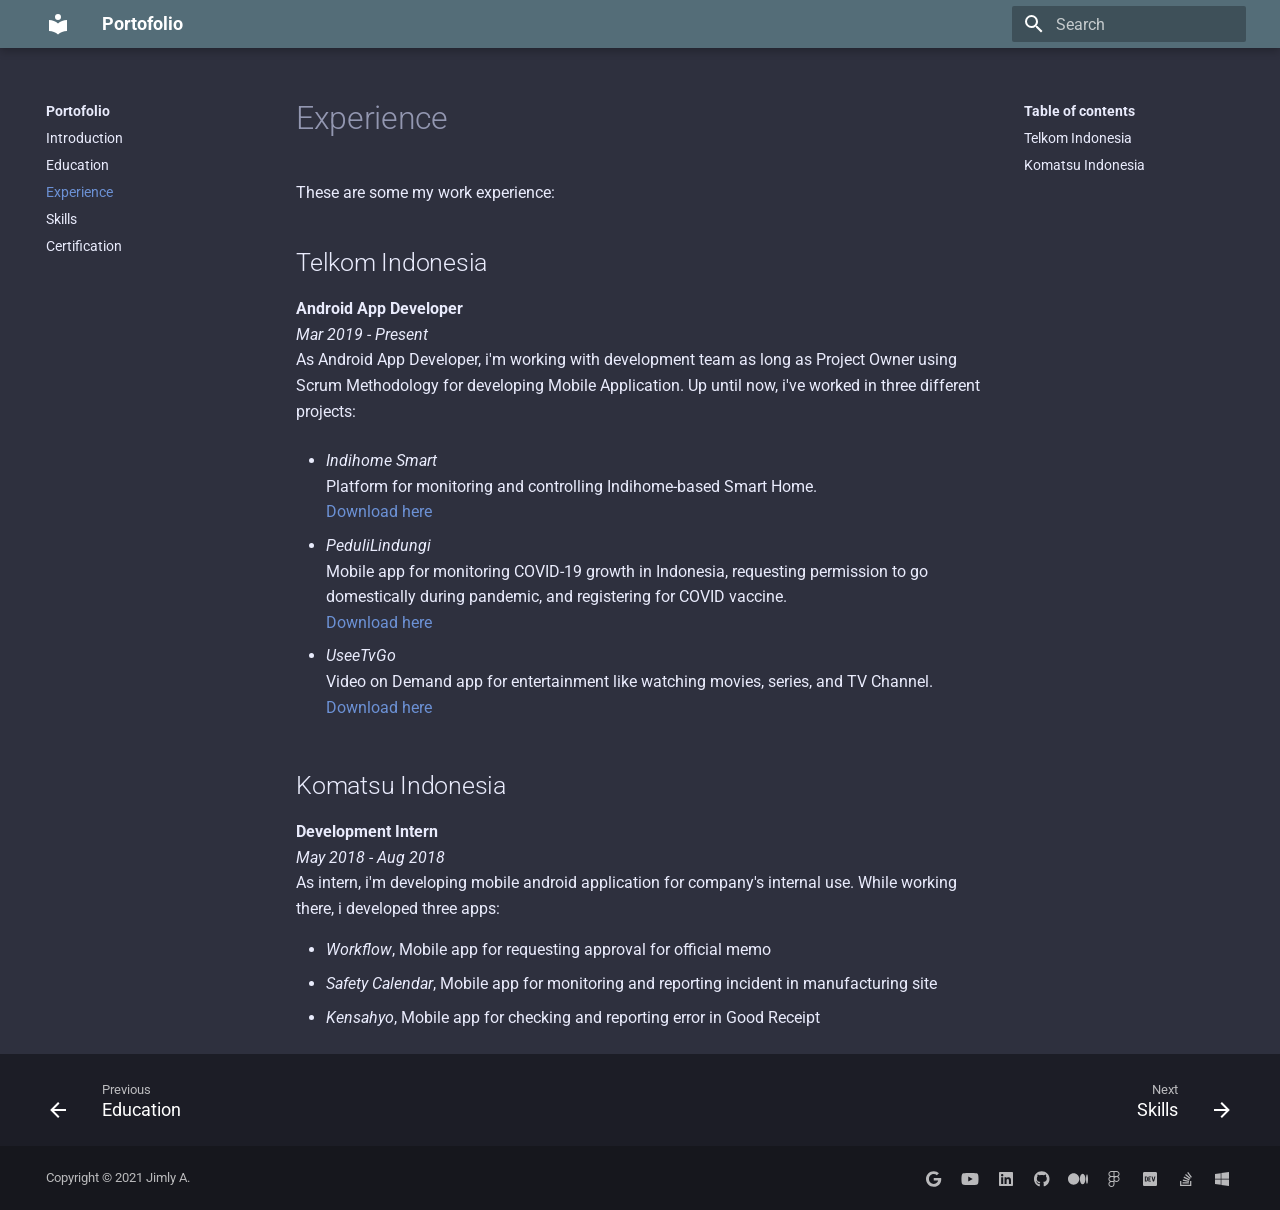
<file: experience/index.html>
<!doctype html>
<html lang="en" class="no-js">
  <head>
    
      <meta charset="utf-8">
      <meta name="viewport" content="width=device-width,initial-scale=1">
      
        <meta name="description" content="My website portofolio">
      
      
        <meta name="author" content="Jimly A.">
      
      
        <link rel="canonical" href="https://jimlyas.github.io/experience/">
      
      <link rel="icon" href="../assets/images/favicon.png">
      <meta name="generator" content="mkdocs-1.3.0, mkdocs-material-8.3.8">
    
    
      
        <title>Experience - Portofolio</title>
      
    
    
      <link rel="stylesheet" href="../assets/stylesheets/main.1d29e8d0.min.css">
      
        
        <link rel="stylesheet" href="../assets/stylesheets/palette.cbb835fc.min.css">
        
          
          
          <meta name="theme-color" content="#546d78">
        
      
      
    
    
    
      
        
        
        <link rel="preconnect" href="https://fonts.gstatic.com" crossorigin>
        <link rel="stylesheet" href="https://fonts.googleapis.com/css?family=Roboto:300,300i,400,400i,700,700i%7CRoboto+Mono:400,400i,700,700i&display=fallback">
        <style>:root{--md-text-font:"Roboto";--md-code-font:"Roboto Mono"}</style>
      
    
    
    <script>__md_scope=new URL("..",location),__md_get=(e,_=localStorage,t=__md_scope)=>JSON.parse(_.getItem(t.pathname+"."+e)),__md_set=(e,_,t=localStorage,a=__md_scope)=>{try{t.setItem(a.pathname+"."+e,JSON.stringify(_))}catch(e){}}</script>
    
      

    
    
  </head>
  
  
    
    
    
    
    
    <body dir="ltr" data-md-color-scheme="slate" data-md-color-primary="blue-grey" data-md-color-accent="blue">
  
    
    
    <input class="md-toggle" data-md-toggle="drawer" type="checkbox" id="__drawer" autocomplete="off">
    <input class="md-toggle" data-md-toggle="search" type="checkbox" id="__search" autocomplete="off">
    <label class="md-overlay" for="__drawer"></label>
    <div data-md-component="skip">
      
        
        <a href="#telkom-indonesia" class="md-skip">
          Skip to content
        </a>
      
    </div>
    <div data-md-component="announce">
      
    </div>
    
    
      

<header class="md-header" data-md-component="header">
  <nav class="md-header__inner md-grid" aria-label="Header">
    <a href=".." title="Portofolio" class="md-header__button md-logo" aria-label="Portofolio" data-md-component="logo">
      
  
  <svg xmlns="http://www.w3.org/2000/svg" viewBox="0 0 24 24"><path d="M12 8a3 3 0 0 0 3-3 3 3 0 0 0-3-3 3 3 0 0 0-3 3 3 3 0 0 0 3 3m0 3.54C9.64 9.35 6.5 8 3 8v11c3.5 0 6.64 1.35 9 3.54 2.36-2.19 5.5-3.54 9-3.54V8c-3.5 0-6.64 1.35-9 3.54Z"/></svg>

    </a>
    <label class="md-header__button md-icon" for="__drawer">
      <svg xmlns="http://www.w3.org/2000/svg" viewBox="0 0 24 24"><path d="M3 6h18v2H3V6m0 5h18v2H3v-2m0 5h18v2H3v-2Z"/></svg>
    </label>
    <div class="md-header__title" data-md-component="header-title">
      <div class="md-header__ellipsis">
        <div class="md-header__topic">
          <span class="md-ellipsis">
            Portofolio
          </span>
        </div>
        <div class="md-header__topic" data-md-component="header-topic">
          <span class="md-ellipsis">
            
              Experience
            
          </span>
        </div>
      </div>
    </div>
    
    
    
      <label class="md-header__button md-icon" for="__search">
        <svg xmlns="http://www.w3.org/2000/svg" viewBox="0 0 24 24"><path d="M9.5 3A6.5 6.5 0 0 1 16 9.5c0 1.61-.59 3.09-1.56 4.23l.27.27h.79l5 5-1.5 1.5-5-5v-.79l-.27-.27A6.516 6.516 0 0 1 9.5 16 6.5 6.5 0 0 1 3 9.5 6.5 6.5 0 0 1 9.5 3m0 2C7 5 5 7 5 9.5S7 14 9.5 14 14 12 14 9.5 12 5 9.5 5Z"/></svg>
      </label>
      <div class="md-search" data-md-component="search" role="dialog">
  <label class="md-search__overlay" for="__search"></label>
  <div class="md-search__inner" role="search">
    <form class="md-search__form" name="search">
      <input type="text" class="md-search__input" name="query" aria-label="Search" placeholder="Search" autocapitalize="off" autocorrect="off" autocomplete="off" spellcheck="false" data-md-component="search-query" required>
      <label class="md-search__icon md-icon" for="__search">
        <svg xmlns="http://www.w3.org/2000/svg" viewBox="0 0 24 24"><path d="M9.5 3A6.5 6.5 0 0 1 16 9.5c0 1.61-.59 3.09-1.56 4.23l.27.27h.79l5 5-1.5 1.5-5-5v-.79l-.27-.27A6.516 6.516 0 0 1 9.5 16 6.5 6.5 0 0 1 3 9.5 6.5 6.5 0 0 1 9.5 3m0 2C7 5 5 7 5 9.5S7 14 9.5 14 14 12 14 9.5 12 5 9.5 5Z"/></svg>
        <svg xmlns="http://www.w3.org/2000/svg" viewBox="0 0 24 24"><path d="M20 11v2H8l5.5 5.5-1.42 1.42L4.16 12l7.92-7.92L13.5 5.5 8 11h12Z"/></svg>
      </label>
      <nav class="md-search__options" aria-label="Search">
        
        <button type="reset" class="md-search__icon md-icon" aria-label="Clear" tabindex="-1">
          <svg xmlns="http://www.w3.org/2000/svg" viewBox="0 0 24 24"><path d="M19 6.41 17.59 5 12 10.59 6.41 5 5 6.41 10.59 12 5 17.59 6.41 19 12 13.41 17.59 19 19 17.59 13.41 12 19 6.41Z"/></svg>
        </button>
      </nav>
      
    </form>
    <div class="md-search__output">
      <div class="md-search__scrollwrap" data-md-scrollfix>
        <div class="md-search-result" data-md-component="search-result">
          <div class="md-search-result__meta">
            Initializing search
          </div>
          <ol class="md-search-result__list"></ol>
        </div>
      </div>
    </div>
  </div>
</div>
    
    
  </nav>
  
</header>
    
    <div class="md-container" data-md-component="container">
      
      
        
          
        
      
      <main class="md-main" data-md-component="main">
        <div class="md-main__inner md-grid">
          
            
              
              <div class="md-sidebar md-sidebar--primary" data-md-component="sidebar" data-md-type="navigation" >
                <div class="md-sidebar__scrollwrap">
                  <div class="md-sidebar__inner">
                    


<nav class="md-nav md-nav--primary" aria-label="Navigation" data-md-level="0">
  <label class="md-nav__title" for="__drawer">
    <a href=".." title="Portofolio" class="md-nav__button md-logo" aria-label="Portofolio" data-md-component="logo">
      
  
  <svg xmlns="http://www.w3.org/2000/svg" viewBox="0 0 24 24"><path d="M12 8a3 3 0 0 0 3-3 3 3 0 0 0-3-3 3 3 0 0 0-3 3 3 3 0 0 0 3 3m0 3.54C9.64 9.35 6.5 8 3 8v11c3.5 0 6.64 1.35 9 3.54 2.36-2.19 5.5-3.54 9-3.54V8c-3.5 0-6.64 1.35-9 3.54Z"/></svg>

    </a>
    Portofolio
  </label>
  
  <ul class="md-nav__list" data-md-scrollfix>
    
      
      
      

  
  
  
    <li class="md-nav__item">
      <a href=".." class="md-nav__link">
        Introduction
      </a>
    </li>
  

    
      
      
      

  
  
  
    <li class="md-nav__item">
      <a href="../education/" class="md-nav__link">
        Education
      </a>
    </li>
  

    
      
      
      

  
  
    
  
  
    <li class="md-nav__item md-nav__item--active">
      
      <input class="md-nav__toggle md-toggle" data-md-toggle="toc" type="checkbox" id="__toc">
      
      
      
        <label class="md-nav__link md-nav__link--active" for="__toc">
          Experience
          <span class="md-nav__icon md-icon"></span>
        </label>
      
      <a href="./" class="md-nav__link md-nav__link--active">
        Experience
      </a>
      
        

<nav class="md-nav md-nav--secondary" aria-label="Table of contents">
  
  
  
  
    <label class="md-nav__title" for="__toc">
      <span class="md-nav__icon md-icon"></span>
      Table of contents
    </label>
    <ul class="md-nav__list" data-md-component="toc" data-md-scrollfix>
      
        <li class="md-nav__item">
  <a href="#telkom-indonesia" class="md-nav__link">
    Telkom Indonesia
  </a>
  
</li>
      
        <li class="md-nav__item">
  <a href="#komatsu-indonesia" class="md-nav__link">
    Komatsu Indonesia
  </a>
  
</li>
      
    </ul>
  
</nav>
      
    </li>
  

    
      
      
      

  
  
  
    <li class="md-nav__item">
      <a href="../skills/" class="md-nav__link">
        Skills
      </a>
    </li>
  

    
      
      
      

  
  
  
    <li class="md-nav__item">
      <a href="../certification/" class="md-nav__link">
        Certification
      </a>
    </li>
  

    
  </ul>
</nav>
                  </div>
                </div>
              </div>
            
            
              
              <div class="md-sidebar md-sidebar--secondary" data-md-component="sidebar" data-md-type="toc" >
                <div class="md-sidebar__scrollwrap">
                  <div class="md-sidebar__inner">
                    

<nav class="md-nav md-nav--secondary" aria-label="Table of contents">
  
  
  
  
    <label class="md-nav__title" for="__toc">
      <span class="md-nav__icon md-icon"></span>
      Table of contents
    </label>
    <ul class="md-nav__list" data-md-component="toc" data-md-scrollfix>
      
        <li class="md-nav__item">
  <a href="#telkom-indonesia" class="md-nav__link">
    Telkom Indonesia
  </a>
  
</li>
      
        <li class="md-nav__item">
  <a href="#komatsu-indonesia" class="md-nav__link">
    Komatsu Indonesia
  </a>
  
</li>
      
    </ul>
  
</nav>
                  </div>
                </div>
              </div>
            
          
          <div class="md-content" data-md-component="content">
            <article class="md-content__inner md-typeset">
              
                


  <h1>Experience</h1>

<p>These are some my work experience:</p>
<h2 id="telkom-indonesia">Telkom Indonesia</h2>
<p><strong>Android App Developer</strong> <br/>
<em>Mar 2019 - Present</em> <br/>
As Android App Developer, i'm working with development team as long as Project Owner using Scrum Methodology for developing Mobile Application. Up until now, i've worked in three different projects:</p>
<ul>
<li>
<p><em>Indihome Smart</em><br/>
  Platform for monitoring and controlling Indihome-based Smart Home.<br/>
  <a href="https://play.google.com/store/apps/details?id=com.telkom.indihome.smart">Download here</a></p>
</li>
<li>
<p><em>PeduliLindungi</em><br/>
  Mobile app for monitoring COVID-19 growth in Indonesia, requesting permission to go domestically during pandemic, and registering for COVID vaccine.<br/>
  <a href="https://play.google.com/store/apps/details?id=com.telkom.tracencare">Download here</a></p>
</li>
<li>
<p><em>UseeTvGo</em><br/>
  Video on Demand app for entertainment like watching movies, series, and TV Channel.<br/>
  <a href="https://play.google.com/store/apps/details?id=com.nbs.useetv">Download here</a></p>
</li>
</ul>
<h2 id="komatsu-indonesia">Komatsu Indonesia</h2>
<p><strong>Development Intern</strong> <br/>
<em>May 2018 - Aug 2018</em> <br/>
As intern, i'm developing mobile android application for company's internal use. While working there, i developed three apps:</p>
<ul>
<li><em>Workflow</em>, Mobile app for requesting approval for official memo</li>
<li><em>Safety Calendar</em>, Mobile app for monitoring and reporting incident in manufacturing site</li>
<li><em>Kensahyo</em>, Mobile app for checking and reporting error in Good Receipt</li>
</ul>

              
            </article>
            
          </div>
        </div>
        
          <a href="#" class="md-top md-icon" data-md-component="top" hidden>
            <svg xmlns="http://www.w3.org/2000/svg" viewBox="0 0 24 24"><path d="M13 20h-2V8l-5.5 5.5-1.42-1.42L12 4.16l7.92 7.92-1.42 1.42L13 8v12Z"/></svg>
            Back to top
          </a>
        
      </main>
      
        <footer class="md-footer">
  
    
    <nav class="md-footer__inner md-grid" aria-label="Footer" >
      
        
        <a href="../education/" class="md-footer__link md-footer__link--prev" aria-label="Previous: Education" rel="prev">
          <div class="md-footer__button md-icon">
            <svg xmlns="http://www.w3.org/2000/svg" viewBox="0 0 24 24"><path d="M20 11v2H8l5.5 5.5-1.42 1.42L4.16 12l7.92-7.92L13.5 5.5 8 11h12Z"/></svg>
          </div>
          <div class="md-footer__title">
            <div class="md-ellipsis">
              <span class="md-footer__direction">
                Previous
              </span>
              Education
            </div>
          </div>
        </a>
      
      
        
        <a href="../skills/" class="md-footer__link md-footer__link--next" aria-label="Next: Skills" rel="next">
          <div class="md-footer__title">
            <div class="md-ellipsis">
              <span class="md-footer__direction">
                Next
              </span>
              Skills
            </div>
          </div>
          <div class="md-footer__button md-icon">
            <svg xmlns="http://www.w3.org/2000/svg" viewBox="0 0 24 24"><path d="M4 11v2h12l-5.5 5.5 1.42 1.42L19.84 12l-7.92-7.92L10.5 5.5 16 11H4Z"/></svg>
          </div>
        </a>
      
    </nav>
  
  <div class="md-footer-meta md-typeset">
    <div class="md-footer-meta__inner md-grid">
      <div class="md-copyright">
  
    <div class="md-copyright__highlight">
      Copyright &copy; 2021 Jimly A.
    </div>
  
  
</div>
      
        <div class="md-social">
  
    
    
      
      
    
    <a href="https://g.dev/jimly" target="_blank" rel="noopener" title="g.dev" class="md-social__link">
      <svg xmlns="http://www.w3.org/2000/svg" viewBox="0 0 488 512"><!--! Font Awesome Free 6.1.1 by @fontawesome - https://fontawesome.com License - https://fontawesome.com/license/free (Icons: CC BY 4.0, Fonts: SIL OFL 1.1, Code: MIT License) Copyright 2022 Fonticons, Inc.--><path d="M488 261.8C488 403.3 391.1 504 248 504 110.8 504 0 393.2 0 256S110.8 8 248 8c66.8 0 123 24.5 166.3 64.9l-67.5 64.9C258.5 52.6 94.3 116.6 94.3 256c0 86.5 69.1 156.6 153.7 156.6 98.2 0 135-70.4 140.8-106.9H248v-85.3h236.1c2.3 12.7 3.9 24.9 3.9 41.4z"/></svg>
    </a>
  
    
    
      
      
    
    <a href="https://www.youtube.com/channel/UCNYEbx5BhuXeo1In2aP32cg" target="_blank" rel="noopener" title="www.youtube.com" class="md-social__link">
      <svg xmlns="http://www.w3.org/2000/svg" viewBox="0 0 576 512"><!--! Font Awesome Free 6.1.1 by @fontawesome - https://fontawesome.com License - https://fontawesome.com/license/free (Icons: CC BY 4.0, Fonts: SIL OFL 1.1, Code: MIT License) Copyright 2022 Fonticons, Inc.--><path d="M549.655 124.083c-6.281-23.65-24.787-42.276-48.284-48.597C458.781 64 288 64 288 64S117.22 64 74.629 75.486c-23.497 6.322-42.003 24.947-48.284 48.597-11.412 42.867-11.412 132.305-11.412 132.305s0 89.438 11.412 132.305c6.281 23.65 24.787 41.5 48.284 47.821C117.22 448 288 448 288 448s170.78 0 213.371-11.486c23.497-6.321 42.003-24.171 48.284-47.821 11.412-42.867 11.412-132.305 11.412-132.305s0-89.438-11.412-132.305zm-317.51 213.508V175.185l142.739 81.205-142.739 81.201z"/></svg>
    </a>
  
    
    
      
      
    
    <a href="https://www.linkedin.com/in/jimlyas" target="_blank" rel="noopener" title="www.linkedin.com" class="md-social__link">
      <svg xmlns="http://www.w3.org/2000/svg" viewBox="0 0 448 512"><!--! Font Awesome Free 6.1.1 by @fontawesome - https://fontawesome.com License - https://fontawesome.com/license/free (Icons: CC BY 4.0, Fonts: SIL OFL 1.1, Code: MIT License) Copyright 2022 Fonticons, Inc.--><path d="M416 32H31.9C14.3 32 0 46.5 0 64.3v383.4C0 465.5 14.3 480 31.9 480H416c17.6 0 32-14.5 32-32.3V64.3c0-17.8-14.4-32.3-32-32.3zM135.4 416H69V202.2h66.5V416zm-33.2-243c-21.3 0-38.5-17.3-38.5-38.5S80.9 96 102.2 96c21.2 0 38.5 17.3 38.5 38.5 0 21.3-17.2 38.5-38.5 38.5zm282.1 243h-66.4V312c0-24.8-.5-56.7-34.5-56.7-34.6 0-39.9 27-39.9 54.9V416h-66.4V202.2h63.7v29.2h.9c8.9-16.8 30.6-34.5 62.9-34.5 67.2 0 79.7 44.3 79.7 101.9V416z"/></svg>
    </a>
  
    
    
      
      
    
    <a href="https://github.com/jimlyas" target="_blank" rel="noopener" title="github.com" class="md-social__link">
      <svg xmlns="http://www.w3.org/2000/svg" viewBox="0 0 496 512"><!--! Font Awesome Free 6.1.1 by @fontawesome - https://fontawesome.com License - https://fontawesome.com/license/free (Icons: CC BY 4.0, Fonts: SIL OFL 1.1, Code: MIT License) Copyright 2022 Fonticons, Inc.--><path d="M165.9 397.4c0 2-2.3 3.6-5.2 3.6-3.3.3-5.6-1.3-5.6-3.6 0-2 2.3-3.6 5.2-3.6 3-.3 5.6 1.3 5.6 3.6zm-31.1-4.5c-.7 2 1.3 4.3 4.3 4.9 2.6 1 5.6 0 6.2-2s-1.3-4.3-4.3-5.2c-2.6-.7-5.5.3-6.2 2.3zm44.2-1.7c-2.9.7-4.9 2.6-4.6 4.9.3 2 2.9 3.3 5.9 2.6 2.9-.7 4.9-2.6 4.6-4.6-.3-1.9-3-3.2-5.9-2.9zM244.8 8C106.1 8 0 113.3 0 252c0 110.9 69.8 205.8 169.5 239.2 12.8 2.3 17.3-5.6 17.3-12.1 0-6.2-.3-40.4-.3-61.4 0 0-70 15-84.7-29.8 0 0-11.4-29.1-27.8-36.6 0 0-22.9-15.7 1.6-15.4 0 0 24.9 2 38.6 25.8 21.9 38.6 58.6 27.5 72.9 20.9 2.3-16 8.8-27.1 16-33.7-55.9-6.2-112.3-14.3-112.3-110.5 0-27.5 7.6-41.3 23.6-58.9-2.6-6.5-11.1-33.3 2.6-67.9 20.9-6.5 69 27 69 27 20-5.6 41.5-8.5 62.8-8.5s42.8 2.9 62.8 8.5c0 0 48.1-33.6 69-27 13.7 34.7 5.2 61.4 2.6 67.9 16 17.7 25.8 31.5 25.8 58.9 0 96.5-58.9 104.2-114.8 110.5 9.2 7.9 17 22.9 17 46.4 0 33.7-.3 75.4-.3 83.6 0 6.5 4.6 14.4 17.3 12.1C428.2 457.8 496 362.9 496 252 496 113.3 383.5 8 244.8 8zM97.2 352.9c-1.3 1-1 3.3.7 5.2 1.6 1.6 3.9 2.3 5.2 1 1.3-1 1-3.3-.7-5.2-1.6-1.6-3.9-2.3-5.2-1zm-10.8-8.1c-.7 1.3.3 2.9 2.3 3.9 1.6 1 3.6.7 4.3-.7.7-1.3-.3-2.9-2.3-3.9-2-.6-3.6-.3-4.3.7zm32.4 35.6c-1.6 1.3-1 4.3 1.3 6.2 2.3 2.3 5.2 2.6 6.5 1 1.3-1.3.7-4.3-1.3-6.2-2.2-2.3-5.2-2.6-6.5-1zm-11.4-14.7c-1.6 1-1.6 3.6 0 5.9 1.6 2.3 4.3 3.3 5.6 2.3 1.6-1.3 1.6-3.9 0-6.2-1.4-2.3-4-3.3-5.6-2z"/></svg>
    </a>
  
    
    
      
      
    
    <a href="https://jimlyas.medium.com" target="_blank" rel="noopener" title="jimlyas.medium.com" class="md-social__link">
      <svg xmlns="http://www.w3.org/2000/svg" viewBox="0 0 640 512"><!--! Font Awesome Free 6.1.1 by @fontawesome - https://fontawesome.com License - https://fontawesome.com/license/free (Icons: CC BY 4.0, Fonts: SIL OFL 1.1, Code: MIT License) Copyright 2022 Fonticons, Inc.--><path d="M180.5 74.262C80.813 74.262 0 155.633 0 256s80.819 181.738 180.5 181.738S361 356.373 361 256 280.191 74.262 180.5 74.262Zm288.25 10.646c-49.845 0-90.245 76.619-90.245 171.095s40.406 171.1 90.251 171.1 90.251-76.619 90.251-171.1H559c0-94.503-40.4-171.095-90.248-171.095Zm139.506 17.821c-17.526 0-31.735 68.628-31.735 153.274s14.2 153.274 31.735 153.274S640 340.631 640 256c0-84.649-14.215-153.271-31.742-153.271Z"/></svg>
    </a>
  
    
    
      
      
    
    <a href="https://www.figma.com/@jimlyas" target="_blank" rel="noopener" title="www.figma.com" class="md-social__link">
      <svg xmlns="http://www.w3.org/2000/svg" viewBox="0 0 384 512"><!--! Font Awesome Free 6.1.1 by @fontawesome - https://fontawesome.com License - https://fontawesome.com/license/free (Icons: CC BY 4.0, Fonts: SIL OFL 1.1, Code: MIT License) Copyright 2022 Fonticons, Inc.--><path d="M14 95.792C14 42.888 56.888 0 109.793 0h164.368c52.905 0 95.793 42.888 95.793 95.792 0 33.5-17.196 62.984-43.243 80.105 26.047 17.122 43.243 46.605 43.243 80.105 0 52.905-42.888 95.793-95.793 95.793h-2.08c-24.802 0-47.403-9.426-64.415-24.891v88.263c0 53.61-44.009 96.833-97.357 96.833C57.536 512 14 469.243 14 416.207c0-33.498 17.195-62.98 43.24-80.102C31.193 318.983 14 289.5 14 256.002c0-33.5 17.196-62.983 43.242-80.105C31.197 158.776 14 129.292 14 95.792Zm162.288 95.795h-66.495c-35.576 0-64.415 28.84-64.415 64.415 0 35.438 28.617 64.192 64.003 64.414l.412-.001h66.495V191.587Zm31.378 64.415c0 35.575 28.839 64.415 64.415 64.415h2.08c35.576 0 64.415-28.84 64.415-64.415s-28.839-64.415-64.415-64.415h-2.08c-35.576 0-64.415 28.84-64.415 64.415Zm-97.873 95.793-.412-.001c-35.386.221-64.003 28.975-64.003 64.413 0 35.445 29.225 64.415 64.931 64.415 36.282 0 65.979-29.436 65.979-65.455v-63.372h-66.495Zm0-320.417c-35.576 0-64.415 28.84-64.415 64.414 0 35.576 28.84 64.415 64.415 64.415h66.495V31.377h-66.495Zm97.873 128.829h66.495c35.576 0 64.415-28.839 64.415-64.415 0-35.575-28.839-64.414-64.415-64.414h-66.495v128.829Z"/></svg>
    </a>
  
    
    
      
      
    
    <a href="https://dev.to/jimlyas" target="_blank" rel="noopener" title="dev.to" class="md-social__link">
      <svg xmlns="http://www.w3.org/2000/svg" viewBox="0 0 448 512"><!--! Font Awesome Free 6.1.1 by @fontawesome - https://fontawesome.com License - https://fontawesome.com/license/free (Icons: CC BY 4.0, Fonts: SIL OFL 1.1, Code: MIT License) Copyright 2022 Fonticons, Inc.--><path d="M120.12 208.29c-3.88-2.9-7.77-4.35-11.65-4.35H91.03v104.47h17.45c3.88 0 7.77-1.45 11.65-4.35 3.88-2.9 5.82-7.25 5.82-13.06v-69.65c-.01-5.8-1.96-10.16-5.83-13.06zM404.1 32H43.9C19.7 32 .06 51.59 0 75.8v360.4C.06 460.41 19.7 480 43.9 480h360.2c24.21 0 43.84-19.59 43.9-43.8V75.8c-.06-24.21-19.7-43.8-43.9-43.8zM154.2 291.19c0 18.81-11.61 47.31-48.36 47.25h-46.4V172.98h47.38c35.44 0 47.36 28.46 47.37 47.28l.01 70.93zm100.68-88.66H201.6v38.42h32.57v29.57H201.6v38.41h53.29v29.57h-62.18c-11.16.29-20.44-8.53-20.72-19.69V193.7c-.27-11.15 8.56-20.41 19.71-20.69h63.19l-.01 29.52zm103.64 115.29c-13.2 30.75-36.85 24.63-47.44 0l-38.53-144.8h32.57l29.71 113.72 29.57-113.72h32.58l-38.46 144.8z"/></svg>
    </a>
  
    
    
      
      
    
    <a href="https://stackoverflow.com/users/13200027/jimly-asshiddiqy" target="_blank" rel="noopener" title="stackoverflow.com" class="md-social__link">
      <svg xmlns="http://www.w3.org/2000/svg" viewBox="0 0 384 512"><!--! Font Awesome Free 6.1.1 by @fontawesome - https://fontawesome.com License - https://fontawesome.com/license/free (Icons: CC BY 4.0, Fonts: SIL OFL 1.1, Code: MIT License) Copyright 2022 Fonticons, Inc.--><path d="M290.7 311 95 269.7 86.8 309l195.7 41zm51-87L188.2 95.7l-25.5 30.8 153.5 128.3zm-31.2 39.7L129.2 179l-16.7 36.5L293.7 300zM262 32l-32 24 119.3 160.3 32-24zm20.5 328h-200v39.7h200zm39.7 80H42.7V320h-40v160h359.5V320h-40z"/></svg>
    </a>
  
    
    
    <a href="mailto:gmail@jimlyas.com" target="_blank" rel="noopener" title="" class="md-social__link">
      <svg xmlns="http://www.w3.org/2000/svg" viewBox="0 0 448 512"><!--! Font Awesome Free 6.1.1 by @fontawesome - https://fontawesome.com License - https://fontawesome.com/license/free (Icons: CC BY 4.0, Fonts: SIL OFL 1.1, Code: MIT License) Copyright 2022 Fonticons, Inc.--><path d="m0 93.7 183.6-25.3v177.4H0V93.7zm0 324.6 183.6 25.3V268.4H0v149.9zm203.8 28L448 480V268.4H203.8v177.9zm0-380.6v180.1H448V32L203.8 65.7z"/></svg>
    </a>
  
</div>
      
    </div>
  </div>
</footer>
      
    </div>
    <div class="md-dialog" data-md-component="dialog">
      <div class="md-dialog__inner md-typeset"></div>
    </div>
    <script id="__config" type="application/json">{"base": "..", "features": ["navigation.instant", "navigation.top"], "search": "../assets/javascripts/workers/search.b97dbffb.min.js", "translations": {"clipboard.copied": "Copied to clipboard", "clipboard.copy": "Copy to clipboard", "search.config.lang": "en", "search.config.pipeline": "trimmer, stopWordFilter", "search.config.separator": "[\\s\\-]+", "search.placeholder": "Search", "search.result.more.one": "1 more on this page", "search.result.more.other": "# more on this page", "search.result.none": "No matching documents", "search.result.one": "1 matching document", "search.result.other": "# matching documents", "search.result.placeholder": "Type to start searching", "search.result.term.missing": "Missing", "select.version.title": "Select version"}}</script>
    
    
      <script src="../assets/javascripts/bundle.0238f547.min.js"></script>
      
    
  </body>
</html>
</file>
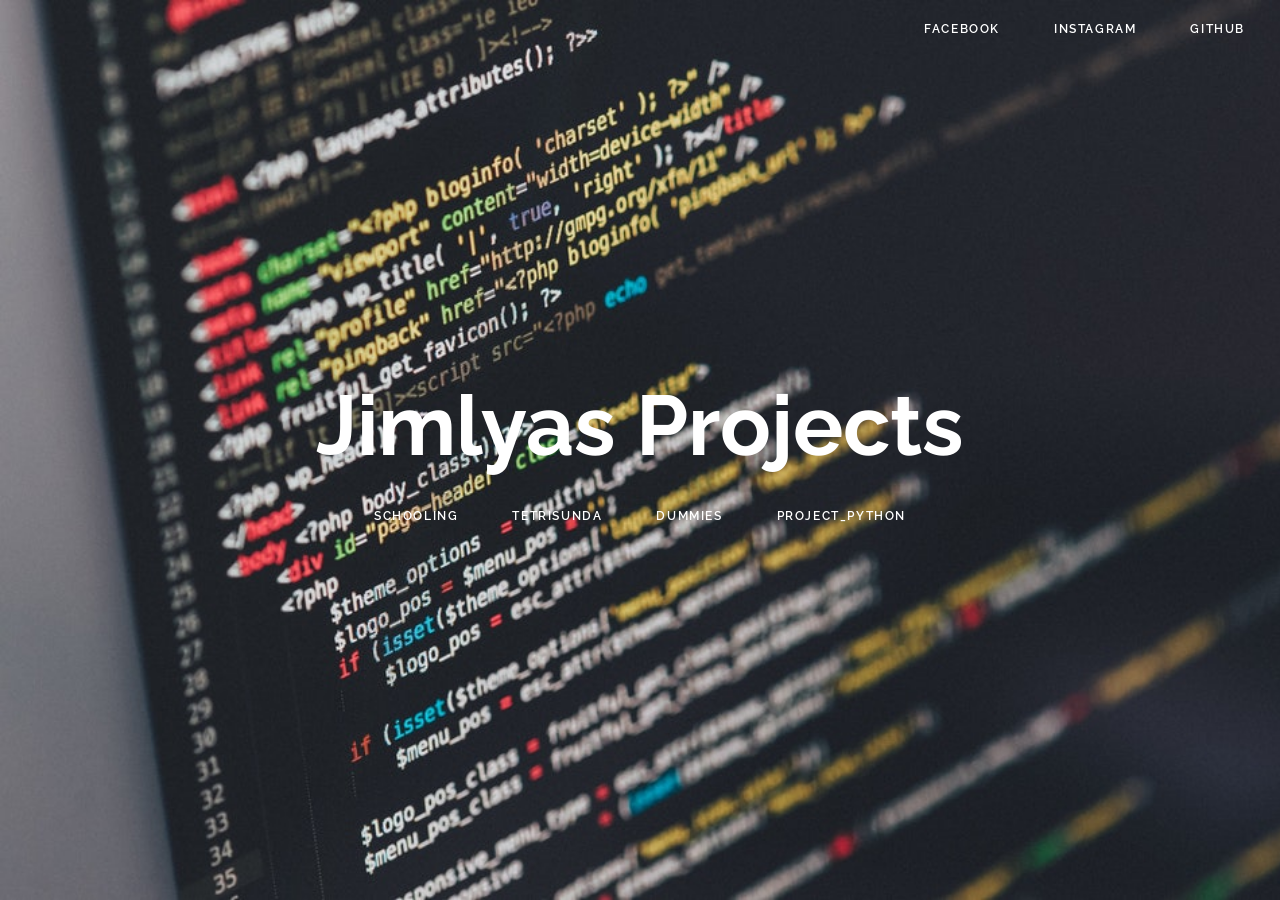
<file: jimlyas.github.io/index.html>
<!doctype html>
<html>
    <head>
        <meta charset="utf-8">
        <meta http-equiv="X-UA-Compatible" content="IE=edge">
        <meta name="viewport" content="width=device-width, initial-scale=1">

        <title>JIMLYAS</title>
        <link rel="icon" href="favicon.png">

        <!-- Fonts -->
        <link href="https://fonts.googleapis.com/css?family=Raleway:100,600" rel="stylesheet" type="text/css">

        <!-- Styles -->
        <style>
            html, body {
                background-color: #fff;
                background-image: url('gtrd.jpg');
                background-repeat: no-repeat;
                background-size: cover;
                color: #636b6f;
                font-family: 'Raleway', sans-serif;
                color: #fff;
                font-weight: 100;
                height: 100vh;
                margin: 0;
            }
            .full-height {
                height: 100vh;
            }
            .flex-center {
                align-items: center;
                display: flex;
                justify-content: center;
            }
            .position-ref {
                position: relative;
            }
            .top-right {
                position: absolute;
                right: 10px;
                top: 18px;
            }
            .content {
                text-align: center;
            }
            .title {
                font-size: 84px;
            }
            .links > a {
                color: #fff;
                padding: 0 25px;
                font-size: 12px;
                font-weight: 600;
                letter-spacing: .1rem;
                text-decoration: none;
                text-transform: uppercase;
            }
            .m-b-md {
                margin-bottom: 30px;
                font-weight: bold;
            }
        </style>
    </head>
    <body>
        <div class="flex-center position-ref full-height">
                <div class="top-right links">
                        <a href="https://facebook.com/mckey.moose">Facebook</a>
                        <a href="https://instagram.com/jiimlyy">Instagram</a>
                        <a href="https://github.com/jimlyas">Github</a>
                </div>

            <div class="content">
                <div class="title m-b-md">
                    Jimlyas Projects
                </div>

                <div class="links">
                    <a href="https://github.com/jimlyas/schooling">schooling</a>
                    <a href="https://github.com/jimlyas/TETRISUNDA_WEB">TETRISUNDA</a>
                    <a href="https://github.com/jimlyas/Dummies">Dummies</a>
                    <a href="https://github.com/jimlyas/Project_python">Project_python</a>
                </div>
            </div>
        </div>
    </body>
</html>
</file>
<file: assets/stylesheets/main.1d29e8d0.min.css>
@charset "UTF-8";html{-webkit-text-size-adjust:none;-moz-text-size-adjust:none;-ms-text-size-adjust:none;text-size-adjust:none;box-sizing:border-box}*,:after,:before{box-sizing:inherit}@media (prefers-reduced-motion){*,:after,:before{transition:none!important}}body{margin:0}a,button,input,label{-webkit-tap-highlight-color:transparent}a{color:inherit;text-decoration:none}hr{border:0;box-sizing:initial;display:block;height:.05rem;overflow:visible;padding:0}small{font-size:80%}sub,sup{line-height:1em}img{border-style:none}table{border-collapse:initial;border-spacing:0}td,th{font-weight:400;vertical-align:top}button{background:transparent;border:0;font-family:inherit;font-size:inherit;margin:0;padding:0}input{border:0;outline:none}:root,[data-md-color-scheme=default]{--md-default-fg-color:rgba(0,0,0,.87);--md-default-fg-color--light:rgba(0,0,0,.54);--md-default-fg-color--lighter:rgba(0,0,0,.32);--md-default-fg-color--lightest:rgba(0,0,0,.07);--md-default-bg-color:#fff;--md-default-bg-color--light:hsla(0,0%,100%,.7);--md-default-bg-color--lighter:hsla(0,0%,100%,.3);--md-default-bg-color--lightest:hsla(0,0%,100%,.12);--md-primary-fg-color:#4051b5;--md-primary-fg-color--light:#5d6cc0;--md-primary-fg-color--dark:#303fa1;--md-primary-bg-color:#fff;--md-primary-bg-color--light:hsla(0,0%,100%,.7);--md-accent-fg-color:#526cfe;--md-accent-fg-color--transparent:rgba(82,108,254,.1);--md-accent-bg-color:#fff;--md-accent-bg-color--light:hsla(0,0%,100%,.7);--md-code-fg-color:#36464e;--md-code-bg-color:#f5f5f5;--md-code-hl-color:rgba(255,255,0,.5);--md-code-hl-number-color:#d52a2a;--md-code-hl-special-color:#db1457;--md-code-hl-function-color:#a846b9;--md-code-hl-constant-color:#6e59d9;--md-code-hl-keyword-color:#3f6ec6;--md-code-hl-string-color:#1c7d4d;--md-code-hl-name-color:var(--md-code-fg-color);--md-code-hl-operator-color:var(--md-default-fg-color--light);--md-code-hl-punctuation-color:var(--md-default-fg-color--light);--md-code-hl-comment-color:var(--md-default-fg-color--light);--md-code-hl-generic-color:var(--md-default-fg-color--light);--md-code-hl-variable-color:var(--md-default-fg-color--light);--md-typeset-color:var(--md-default-fg-color);--md-typeset-a-color:var(--md-primary-fg-color);--md-typeset-mark-color:rgba(255,255,0,.5);--md-typeset-del-color:rgba(245,80,61,.15);--md-typeset-ins-color:rgba(11,213,112,.15);--md-typeset-kbd-color:#fafafa;--md-typeset-kbd-accent-color:#fff;--md-typeset-kbd-border-color:#b8b8b8;--md-typeset-table-color:rgba(0,0,0,.12);--md-admonition-fg-color:var(--md-default-fg-color);--md-admonition-bg-color:var(--md-default-bg-color);--md-footer-fg-color:#fff;--md-footer-fg-color--light:hsla(0,0%,100%,.7);--md-footer-fg-color--lighter:hsla(0,0%,100%,.3);--md-footer-bg-color:rgba(0,0,0,.87);--md-footer-bg-color--dark:rgba(0,0,0,.32);--md-shadow-z1:0 0.2rem 0.5rem rgba(0,0,0,.05),0 0 0.05rem rgba(0,0,0,.1);--md-shadow-z2:0 0.2rem 0.5rem rgba(0,0,0,.1),0 0 0.05rem rgba(0,0,0,.25);--md-shadow-z3:0 0.2rem 0.5rem rgba(0,0,0,.2),0 0 0.05rem rgba(0,0,0,.35)}.md-icon svg{fill:currentcolor;display:block;height:1.2rem;width:1.2rem}body{-webkit-font-smoothing:antialiased;-moz-osx-font-smoothing:grayscale;--md-text-font-family:var(--md-text-font,_),-apple-system,BlinkMacSystemFont,Helvetica,Arial,sans-serif;--md-code-font-family:var(--md-code-font,_),SFMono-Regular,Consolas,Menlo,monospace}body,input{font-feature-settings:"kern","liga";font-family:var(--md-text-font-family)}body,code,input,kbd,pre{color:var(--md-typeset-color)}code,kbd,pre{font-feature-settings:"kern";font-family:var(--md-code-font-family)}:root{--md-typeset-table-sort-icon:url('data:image/svg+xml;charset=utf-8,<svg xmlns="http://www.w3.org/2000/svg" viewBox="0 0 24 24"><path d="m18 21-4-4h3V7h-3l4-4 4 4h-3v10h3M2 19v-2h10v2M2 13v-2h7v2M2 7V5h4v2H2Z"/></svg>');--md-typeset-table-sort-icon--asc:url('data:image/svg+xml;charset=utf-8,<svg xmlns="http://www.w3.org/2000/svg" viewBox="0 0 24 24"><path d="M19 17h3l-4 4-4-4h3V3h2M2 17h10v2H2M6 5v2H2V5m0 6h7v2H2v-2Z"/></svg>');--md-typeset-table-sort-icon--desc:url('data:image/svg+xml;charset=utf-8,<svg xmlns="http://www.w3.org/2000/svg" viewBox="0 0 24 24"><path d="M19 7h3l-4-4-4 4h3v14h2M2 17h10v2H2M6 5v2H2V5m0 6h7v2H2v-2Z"/></svg>')}.md-typeset{-webkit-print-color-adjust:exact;color-adjust:exact;font-size:.8rem;line-height:1.6}@media print{.md-typeset{font-size:.68rem}}.md-typeset blockquote,.md-typeset dl,.md-typeset figure,.md-typeset ol,.md-typeset pre,.md-typeset ul{margin-bottom:1em;margin-top:1em}.md-typeset h1{color:var(--md-default-fg-color--light);font-size:2em;line-height:1.3;margin:0 0 1.25em}.md-typeset h1,.md-typeset h2{font-weight:300;letter-spacing:-.01em}.md-typeset h2{font-size:1.5625em;line-height:1.4;margin:1.6em 0 .64em}.md-typeset h3{font-size:1.25em;font-weight:400;letter-spacing:-.01em;line-height:1.5;margin:1.6em 0 .8em}.md-typeset h2+h3{margin-top:.8em}.md-typeset h4{font-weight:700;letter-spacing:-.01em;margin:1em 0}.md-typeset h5,.md-typeset h6{color:var(--md-default-fg-color--light);font-size:.8em;font-weight:700;letter-spacing:-.01em;margin:1.25em 0}.md-typeset h5{text-transform:uppercase}.md-typeset hr{border-bottom:.05rem solid var(--md-default-fg-color--lightest);display:flow-root;margin:1.5em 0}.md-typeset a{color:var(--md-typeset-a-color);word-break:break-word}.md-typeset a,.md-typeset a:before{transition:color 125ms}.md-typeset a:focus,.md-typeset a:hover{color:var(--md-accent-fg-color)}.md-typeset a:focus code,.md-typeset a:hover code{background-color:var(--md-accent-fg-color--transparent)}.md-typeset a code{color:currentcolor;transition:background-color 125ms}.md-typeset a.focus-visible{outline-color:var(--md-accent-fg-color);outline-offset:.2rem}.md-typeset code,.md-typeset kbd,.md-typeset pre{color:var(--md-code-fg-color);direction:ltr}@media print{.md-typeset code,.md-typeset kbd,.md-typeset pre{white-space:pre-wrap}}.md-typeset code{background-color:var(--md-code-bg-color);border-radius:.1rem;-webkit-box-decoration-break:clone;box-decoration-break:clone;font-size:.85em;padding:0 .2941176471em;word-break:break-word}.md-typeset code:not(.focus-visible){-webkit-tap-highlight-color:transparent;outline:none}.md-typeset pre{display:flow-root;line-height:1.4;position:relative}.md-typeset pre>code{-webkit-box-decoration-break:slice;box-decoration-break:slice;box-shadow:none;display:block;margin:0;outline-color:var(--md-accent-fg-color);overflow:auto;padding:.7720588235em 1.1764705882em;scrollbar-color:var(--md-default-fg-color--lighter) transparent;scrollbar-width:thin;touch-action:auto;word-break:normal}.md-typeset pre>code:hover{scrollbar-color:var(--md-accent-fg-color) transparent}.md-typeset pre>code::-webkit-scrollbar{height:.2rem;width:.2rem}.md-typeset pre>code::-webkit-scrollbar-thumb{background-color:var(--md-default-fg-color--lighter)}.md-typeset pre>code::-webkit-scrollbar-thumb:hover{background-color:var(--md-accent-fg-color)}.md-typeset kbd{background-color:var(--md-typeset-kbd-color);border-radius:.1rem;box-shadow:0 .1rem 0 .05rem var(--md-typeset-kbd-border-color),0 .1rem 0 var(--md-typeset-kbd-border-color),0 -.1rem .2rem var(--md-typeset-kbd-accent-color) inset;color:var(--md-default-fg-color);display:inline-block;font-size:.75em;padding:0 .6666666667em;vertical-align:text-top;word-break:break-word}.md-typeset mark{background-color:var(--md-typeset-mark-color);-webkit-box-decoration-break:clone;box-decoration-break:clone;color:inherit;word-break:break-word}.md-typeset abbr{border-bottom:.05rem dotted var(--md-default-fg-color--light);cursor:help;text-decoration:none}@media (hover:none){.md-typeset abbr{position:relative}.md-typeset abbr[title]:-webkit-any(:focus,:hover):after{background-color:var(--md-default-fg-color);border-radius:.1rem;box-shadow:var(--md-shadow-z3);color:var(--md-default-bg-color);content:attr(title);display:inline-block;font-size:.7rem;margin-top:2em;max-width:80%;min-width:-webkit-max-content;min-width:max-content;padding:.2rem .3rem;position:absolute;width:auto}.md-typeset abbr[title]:-moz-any(:focus,:hover):after{background-color:var(--md-default-fg-color);border-radius:.1rem;box-shadow:var(--md-shadow-z3);color:var(--md-default-bg-color);content:attr(title);display:inline-block;font-size:.7rem;margin-top:2em;max-width:80%;min-width:-moz-max-content;min-width:max-content;padding:.2rem .3rem;position:absolute;width:auto}[dir=ltr] .md-typeset abbr[title]:-webkit-any(:focus,:hover):after{left:0}[dir=ltr] .md-typeset abbr[title]:-moz-any(:focus,:hover):after{left:0}[dir=ltr] .md-typeset abbr[title]:is(:focus,:hover):after{left:0}[dir=rtl] .md-typeset abbr[title]:-webkit-any(:focus,:hover):after{right:0}[dir=rtl] .md-typeset abbr[title]:-moz-any(:focus,:hover):after{right:0}[dir=rtl] .md-typeset abbr[title]:is(:focus,:hover):after{right:0}.md-typeset abbr[title]:is(:focus,:hover):after{background-color:var(--md-default-fg-color);border-radius:.1rem;box-shadow:var(--md-shadow-z3);color:var(--md-default-bg-color);content:attr(title);display:inline-block;font-size:.7rem;margin-top:2em;max-width:80%;min-width:-webkit-max-content;min-width:-moz-max-content;min-width:max-content;padding:.2rem .3rem;position:absolute;width:auto}}.md-typeset small{opacity:.75}[dir=ltr] .md-typeset sub,[dir=ltr] .md-typeset sup{margin-left:.078125em}[dir=rtl] .md-typeset sub,[dir=rtl] .md-typeset sup{margin-right:.078125em}[dir=ltr] .md-typeset blockquote{padding-left:.6rem}[dir=rtl] .md-typeset blockquote{padding-right:.6rem}[dir=ltr] .md-typeset blockquote{border-left:.2rem solid var(--md-default-fg-color--lighter)}[dir=rtl] .md-typeset blockquote{border-right:.2rem solid var(--md-default-fg-color--lighter)}.md-typeset blockquote{color:var(--md-default-fg-color--light);margin-left:0;margin-right:0}.md-typeset ul{list-style-type:disc}[dir=ltr] .md-typeset ol,[dir=ltr] .md-typeset ul{margin-left:.625em}[dir=rtl] .md-typeset ol,[dir=rtl] .md-typeset ul{margin-right:.625em}.md-typeset ol,.md-typeset ul{padding:0}.md-typeset ol:not([hidden]),.md-typeset ul:not([hidden]){display:flow-root}.md-typeset ol ol,.md-typeset ul ol{list-style-type:lower-alpha}.md-typeset ol ol ol,.md-typeset ul ol ol{list-style-type:lower-roman}[dir=ltr] .md-typeset ol li,[dir=ltr] .md-typeset ul li{margin-left:1.25em}[dir=rtl] .md-typeset ol li,[dir=rtl] .md-typeset ul li{margin-right:1.25em}.md-typeset ol li,.md-typeset ul li{margin-bottom:.5em}.md-typeset ol li blockquote,.md-typeset ol li p,.md-typeset ul li blockquote,.md-typeset ul li p{margin:.5em 0}.md-typeset ol li:last-child,.md-typeset ul li:last-child{margin-bottom:0}.md-typeset ol li :-webkit-any(ul,ol),.md-typeset ul li :-webkit-any(ul,ol){margin-bottom:.5em;margin-top:.5em}.md-typeset ol li :-moz-any(ul,ol),.md-typeset ul li :-moz-any(ul,ol){margin-bottom:.5em;margin-top:.5em}[dir=ltr] .md-typeset ol li :-webkit-any(ul,ol),[dir=ltr] .md-typeset ul li :-webkit-any(ul,ol){margin-left:.625em}[dir=ltr] .md-typeset ol li :-moz-any(ul,ol),[dir=ltr] .md-typeset ul li :-moz-any(ul,ol){margin-left:.625em}[dir=ltr] .md-typeset ol li :is(ul,ol),[dir=ltr] .md-typeset ul li :is(ul,ol){margin-left:.625em}[dir=rtl] .md-typeset ol li :-webkit-any(ul,ol),[dir=rtl] .md-typeset ul li :-webkit-any(ul,ol){margin-right:.625em}[dir=rtl] .md-typeset ol li :-moz-any(ul,ol),[dir=rtl] .md-typeset ul li :-moz-any(ul,ol){margin-right:.625em}[dir=rtl] .md-typeset ol li :is(ul,ol),[dir=rtl] .md-typeset ul li :is(ul,ol){margin-right:.625em}.md-typeset ol li :is(ul,ol),.md-typeset ul li :is(ul,ol){margin-bottom:.5em;margin-top:.5em}[dir=ltr] .md-typeset dd{margin-left:1.875em}[dir=rtl] .md-typeset dd{margin-right:1.875em}.md-typeset dd{margin-bottom:1.5em;margin-top:1em}.md-typeset img,.md-typeset svg,.md-typeset video{height:auto;max-width:100%}.md-typeset img[align=left]{margin:1em 1em 1em 0}.md-typeset img[align=right]{margin:1em 0 1em 1em}.md-typeset img[align]:only-child{margin-top:0}.md-typeset img[src$="#gh-dark-mode-only"],.md-typeset img[src$="#only-dark"]{display:none}.md-typeset figure{display:flow-root;margin:1em auto;max-width:100%;text-align:center;width:-webkit-fit-content;width:-moz-fit-content;width:fit-content}.md-typeset figure img{display:block}.md-typeset figcaption{font-style:italic;margin:1em auto;max-width:24rem}.md-typeset iframe{max-width:100%}.md-typeset table:not([class]){background-color:var(--md-default-bg-color);border:.05rem solid var(--md-typeset-table-color);border-radius:.1rem;display:inline-block;font-size:.64rem;max-width:100%;overflow:auto;touch-action:auto}@media print{.md-typeset table:not([class]){display:table}}.md-typeset table:not([class])+*{margin-top:1.5em}.md-typeset table:not([class]) :-webkit-any(th,td)>:first-child{margin-top:0}.md-typeset table:not([class]) :-moz-any(th,td)>:first-child{margin-top:0}.md-typeset table:not([class]) :is(th,td)>:first-child{margin-top:0}.md-typeset table:not([class]) :-webkit-any(th,td)>:last-child{margin-bottom:0}.md-typeset table:not([class]) :-moz-any(th,td)>:last-child{margin-bottom:0}.md-typeset table:not([class]) :is(th,td)>:last-child{margin-bottom:0}.md-typeset table:not([class]) :-webkit-any(th,td):not([align]){text-align:left}.md-typeset table:not([class]) :-moz-any(th,td):not([align]){text-align:left}.md-typeset table:not([class]) :is(th,td):not([align]){text-align:left}[dir=rtl] .md-typeset table:not([class]) :-webkit-any(th,td):not([align]){text-align:right}[dir=rtl] .md-typeset table:not([class]) :-moz-any(th,td):not([align]){text-align:right}[dir=rtl] .md-typeset table:not([class]) :is(th,td):not([align]){text-align:right}.md-typeset table:not([class]) th{font-weight:700;min-width:5rem;padding:.9375em 1.25em;vertical-align:top}.md-typeset table:not([class]) th a{color:inherit}.md-typeset table:not([class]) td{border-top:.05rem solid var(--md-typeset-table-color);padding:.9375em 1.25em;vertical-align:top}.md-typeset table:not([class]) tbody tr{transition:background-color 125ms}.md-typeset table:not([class]) tbody tr:hover{background-color:rgba(0,0,0,.035);box-shadow:0 .05rem 0 var(--md-default-bg-color) inset}.md-typeset table:not([class]) a{word-break:normal}.md-typeset table th[role=columnheader]{cursor:pointer}[dir=ltr] .md-typeset table th[role=columnheader]:after{margin-left:.5em}[dir=rtl] .md-typeset table th[role=columnheader]:after{margin-right:.5em}.md-typeset table th[role=columnheader]:after{content:"";display:inline-block;height:1.2em;-webkit-mask-image:var(--md-typeset-table-sort-icon);mask-image:var(--md-typeset-table-sort-icon);-webkit-mask-repeat:no-repeat;mask-repeat:no-repeat;-webkit-mask-size:contain;mask-size:contain;transition:background-color 125ms;vertical-align:text-bottom;width:1.2em}.md-typeset table th[role=columnheader]:hover:after{background-color:var(--md-default-fg-color--lighter)}.md-typeset table th[role=columnheader][aria-sort=ascending]:after{background-color:var(--md-default-fg-color--light);-webkit-mask-image:var(--md-typeset-table-sort-icon--asc);mask-image:var(--md-typeset-table-sort-icon--asc)}.md-typeset table th[role=columnheader][aria-sort=descending]:after{background-color:var(--md-default-fg-color--light);-webkit-mask-image:var(--md-typeset-table-sort-icon--desc);mask-image:var(--md-typeset-table-sort-icon--desc)}.md-typeset__scrollwrap{margin:1em -.8rem;overflow-x:auto;touch-action:auto}.md-typeset__table{display:inline-block;margin-bottom:.5em;padding:0 .8rem}@media print{.md-typeset__table{display:block}}html .md-typeset__table table{display:table;margin:0;overflow:hidden;width:100%}@media screen and (max-width:44.9375em){.md-content__inner>pre{margin:1em -.8rem}.md-content__inner>pre code{border-radius:0}}.md-banner{background-color:var(--md-footer-bg-color);color:var(--md-footer-fg-color);overflow:auto}@media print{.md-banner{display:none}}.md-banner--warning{background:var(--md-typeset-mark-color);color:var(--md-default-fg-color)}.md-banner__inner{font-size:.7rem;margin:.6rem auto;padding:0 .8rem}html{font-size:125%;height:100%;overflow-x:hidden}@media screen and (min-width:100em){html{font-size:137.5%}}@media screen and (min-width:125em){html{font-size:150%}}body{background-color:var(--md-default-bg-color);display:flex;flex-direction:column;font-size:.5rem;min-height:100%;position:relative;width:100%}@media print{body{display:block}}@media screen and (max-width:59.9375em){body[data-md-scrolllock]{position:fixed}}.md-grid{margin-left:auto;margin-right:auto;max-width:61rem}.md-container{display:flex;flex-direction:column;flex-grow:1}@media print{.md-container{display:block}}.md-main{flex-grow:1}.md-main__inner{display:flex;height:100%;margin-top:1.5rem}.md-ellipsis{overflow:hidden;text-overflow:ellipsis;white-space:nowrap}.md-toggle{display:none}.md-option{height:0;opacity:0;position:absolute;width:0}.md-option:checked+label:not([hidden]){display:block}.md-option.focus-visible+label{outline-color:var(--md-accent-fg-color);outline-style:auto}.md-skip{background-color:var(--md-default-fg-color);border-radius:.1rem;color:var(--md-default-bg-color);font-size:.64rem;margin:.5rem;opacity:0;outline-color:var(--md-accent-fg-color);padding:.3rem .5rem;position:fixed;transform:translateY(.4rem);z-index:-1}.md-skip:focus{opacity:1;transform:translateY(0);transition:transform .25s cubic-bezier(.4,0,.2,1),opacity 175ms 75ms;z-index:10}@page{margin:25mm}:root{--md-clipboard-icon:url('data:image/svg+xml;charset=utf-8,<svg xmlns="http://www.w3.org/2000/svg" viewBox="0 0 24 24"><path d="M19 21H8V7h11m0-2H8a2 2 0 0 0-2 2v14a2 2 0 0 0 2 2h11a2 2 0 0 0 2-2V7a2 2 0 0 0-2-2m-3-4H4a2 2 0 0 0-2 2v14h2V3h12V1Z"/></svg>')}.md-clipboard{border-radius:.1rem;color:var(--md-default-fg-color--lightest);cursor:pointer;height:1.5em;outline-color:var(--md-accent-fg-color);outline-offset:.1rem;position:absolute;right:.5em;top:.5em;transition:color .25s;width:1.5em;z-index:1}@media print{.md-clipboard{display:none}}.md-clipboard:not(.focus-visible){-webkit-tap-highlight-color:transparent;outline:none}:hover>.md-clipboard{color:var(--md-default-fg-color--light)}.md-clipboard:-webkit-any(:focus,:hover){color:var(--md-accent-fg-color)}.md-clipboard:-moz-any(:focus,:hover){color:var(--md-accent-fg-color)}.md-clipboard:is(:focus,:hover){color:var(--md-accent-fg-color)}.md-clipboard:after{background-color:currentcolor;content:"";display:block;height:1.125em;margin:0 auto;-webkit-mask-image:var(--md-clipboard-icon);mask-image:var(--md-clipboard-icon);-webkit-mask-repeat:no-repeat;mask-repeat:no-repeat;-webkit-mask-size:contain;mask-size:contain;width:1.125em}.md-clipboard--inline{cursor:pointer}.md-clipboard--inline code{transition:color .25s,background-color .25s}.md-clipboard--inline:-webkit-any(:focus,:hover) code{background-color:var(--md-accent-fg-color--transparent);color:var(--md-accent-fg-color)}.md-clipboard--inline:-moz-any(:focus,:hover) code{background-color:var(--md-accent-fg-color--transparent);color:var(--md-accent-fg-color)}.md-clipboard--inline:is(:focus,:hover) code{background-color:var(--md-accent-fg-color--transparent);color:var(--md-accent-fg-color)}.md-content{flex-grow:1;min-width:0}.md-content__inner{margin:0 .8rem 1.2rem;padding-top:.6rem}@media screen and (min-width:76.25em){[dir=ltr] .md-sidebar--primary:not([hidden])~.md-content>.md-content__inner{margin-left:1.2rem}[dir=ltr] .md-sidebar--secondary:not([hidden])~.md-content>.md-content__inner,[dir=rtl] .md-sidebar--primary:not([hidden])~.md-content>.md-content__inner{margin-right:1.2rem}[dir=rtl] .md-sidebar--secondary:not([hidden])~.md-content>.md-content__inner{margin-left:1.2rem}}.md-content__inner:before{content:"";display:block;height:.4rem}.md-content__inner>:last-child{margin-bottom:0}[dir=ltr] .md-content__button{margin-left:.4rem}[dir=rtl] .md-content__button{margin-right:.4rem}.md-content__button{float:right;margin:.4rem 0;padding:0}@media print{.md-content__button{display:none}}[dir=rtl] .md-content__button{float:left}.md-typeset .md-content__button{color:var(--md-default-fg-color--lighter)}.md-content__button svg{display:inline;vertical-align:top}[dir=rtl] .md-content__button svg{transform:scaleX(-1)}[dir=ltr] .md-dialog{right:.8rem}[dir=rtl] .md-dialog{left:.8rem}.md-dialog{background-color:var(--md-default-fg-color);border-radius:.1rem;bottom:.8rem;box-shadow:var(--md-shadow-z3);min-width:11.1rem;opacity:0;padding:.4rem .6rem;pointer-events:none;position:fixed;transform:translateY(100%);transition:transform 0ms .4s,opacity .4s;z-index:4}@media print{.md-dialog{display:none}}.md-dialog--active{opacity:1;pointer-events:auto;transform:translateY(0);transition:transform .4s cubic-bezier(.075,.85,.175,1),opacity .4s}.md-dialog__inner{color:var(--md-default-bg-color);font-size:.7rem}.md-footer{background-color:var(--md-footer-bg-color);color:var(--md-footer-fg-color)}@media print{.md-footer{display:none}}.md-footer__inner{justify-content:space-between;overflow:auto;padding:.2rem}.md-footer__inner:not([hidden]){display:flex}.md-footer__link{display:flex;flex-grow:0.01;outline-color:var(--md-accent-fg-color);overflow:hidden;padding-bottom:.4rem;padding-top:1.4rem;transition:opacity .25s}.md-footer__link:-webkit-any(:focus,:hover){opacity:.7}.md-footer__link:-moz-any(:focus,:hover){opacity:.7}.md-footer__link:is(:focus,:hover){opacity:.7}[dir=rtl] .md-footer__link svg{transform:scaleX(-1)}@media screen and (max-width:44.9375em){.md-footer__link--prev .md-footer__title{display:none}}[dir=ltr] .md-footer__link--next{margin-left:auto}[dir=rtl] .md-footer__link--next{margin-right:auto}.md-footer__link--next{text-align:right}[dir=rtl] .md-footer__link--next{text-align:left}.md-footer__title{flex-grow:1;font-size:.9rem;line-height:2.4rem;max-width:calc(100% - 2.4rem);padding:0 1rem;position:relative;white-space:nowrap}.md-footer__button{margin:.2rem;padding:.4rem}.md-footer__direction{font-size:.64rem;left:0;margin-top:-1rem;opacity:.7;padding:0 1rem;position:absolute;right:0}.md-footer-meta{background-color:var(--md-footer-bg-color--dark)}.md-footer-meta__inner{display:flex;flex-wrap:wrap;justify-content:space-between;padding:.2rem}html .md-footer-meta.md-typeset a{color:var(--md-footer-fg-color--light)}html .md-footer-meta.md-typeset a:-webkit-any(:focus,:hover){color:var(--md-footer-fg-color)}html .md-footer-meta.md-typeset a:-moz-any(:focus,:hover){color:var(--md-footer-fg-color)}html .md-footer-meta.md-typeset a:is(:focus,:hover){color:var(--md-footer-fg-color)}.md-copyright{color:var(--md-footer-fg-color--lighter);font-size:.64rem;margin:auto .6rem;padding:.4rem 0;width:100%}@media screen and (min-width:45em){.md-copyright{width:auto}}.md-copyright__highlight{color:var(--md-footer-fg-color--light)}.md-social{margin:0 .4rem;padding:.2rem 0 .6rem}@media screen and (min-width:45em){.md-social{padding:.6rem 0}}.md-social__link{display:inline-block;height:1.6rem;text-align:center;width:1.6rem}.md-social__link:before{line-height:1.9}.md-social__link svg{fill:currentcolor;max-height:.8rem;vertical-align:-25%}.md-typeset .md-button{border:.1rem solid;border-radius:.1rem;color:var(--md-primary-fg-color);cursor:pointer;display:inline-block;font-weight:700;padding:.625em 2em;transition:color 125ms,background-color 125ms,border-color 125ms}.md-typeset .md-button--primary{background-color:var(--md-primary-fg-color);border-color:var(--md-primary-fg-color);color:var(--md-primary-bg-color)}.md-typeset .md-button:-webkit-any(:focus,:hover){background-color:var(--md-accent-fg-color);border-color:var(--md-accent-fg-color);color:var(--md-accent-bg-color)}.md-typeset .md-button:-moz-any(:focus,:hover){background-color:var(--md-accent-fg-color);border-color:var(--md-accent-fg-color);color:var(--md-accent-bg-color)}.md-typeset .md-button:is(:focus,:hover){background-color:var(--md-accent-fg-color);border-color:var(--md-accent-fg-color);color:var(--md-accent-bg-color)}[dir=ltr] .md-typeset .md-input{border-top-left-radius:.1rem}[dir=ltr] .md-typeset .md-input,[dir=rtl] .md-typeset .md-input{border-top-right-radius:.1rem}[dir=rtl] .md-typeset .md-input{border-top-left-radius:.1rem}.md-typeset .md-input{border-bottom:.1rem solid var(--md-default-fg-color--lighter);box-shadow:var(--md-shadow-z1);font-size:.8rem;height:1.8rem;padding:0 .6rem;transition:border .25s,box-shadow .25s}.md-typeset .md-input:-webkit-any(:focus,:hover){border-bottom-color:var(--md-accent-fg-color);box-shadow:var(--md-shadow-z2)}.md-typeset .md-input:-moz-any(:focus,:hover){border-bottom-color:var(--md-accent-fg-color);box-shadow:var(--md-shadow-z2)}.md-typeset .md-input:is(:focus,:hover){border-bottom-color:var(--md-accent-fg-color);box-shadow:var(--md-shadow-z2)}.md-typeset .md-input--stretch{width:100%}.md-header{background-color:var(--md-primary-fg-color);box-shadow:0 0 .2rem transparent,0 .2rem .4rem transparent;color:var(--md-primary-bg-color);display:block;left:0;position:-webkit-sticky;position:sticky;right:0;top:0;z-index:4}@media print{.md-header{display:none}}.md-header[hidden]{transform:translateY(-100%);transition:transform .25s cubic-bezier(.8,0,.6,1),box-shadow .25s}.md-header--shadow{box-shadow:0 0 .2rem rgba(0,0,0,.1),0 .2rem .4rem rgba(0,0,0,.2);transition:transform .25s cubic-bezier(.1,.7,.1,1),box-shadow .25s}.md-header__inner{align-items:center;display:flex;padding:0 .2rem}.md-header__button{color:currentcolor;cursor:pointer;margin:.2rem;outline-color:var(--md-accent-fg-color);padding:.4rem;position:relative;transition:opacity .25s;vertical-align:middle;z-index:1}.md-header__button:hover{opacity:.7}.md-header__button:not([hidden]){display:inline-block}.md-header__button:not(.focus-visible){-webkit-tap-highlight-color:transparent;outline:none}.md-header__button.md-logo{margin:.2rem;padding:.4rem}@media screen and (max-width:76.1875em){.md-header__button.md-logo{display:none}}.md-header__button.md-logo :-webkit-any(img,svg){fill:currentcolor;display:block;height:1.2rem;width:auto}.md-header__button.md-logo :-moz-any(img,svg){fill:currentcolor;display:block;height:1.2rem;width:auto}.md-header__button.md-logo :is(img,svg){fill:currentcolor;display:block;height:1.2rem;width:auto}@media screen and (min-width:60em){.md-header__button[for=__search]{display:none}}.no-js .md-header__button[for=__search]{display:none}[dir=rtl] .md-header__button[for=__search] svg{transform:scaleX(-1)}@media screen and (min-width:76.25em){.md-header__button[for=__drawer]{display:none}}.md-header__topic{display:flex;max-width:100%;position:absolute;transition:transform .4s cubic-bezier(.1,.7,.1,1),opacity .15s;white-space:nowrap}.md-header__topic+.md-header__topic{opacity:0;pointer-events:none;transform:translateX(1.25rem);transition:transform .4s cubic-bezier(1,.7,.1,.1),opacity .15s;z-index:-1}[dir=rtl] .md-header__topic+.md-header__topic{transform:translateX(-1.25rem)}.md-header__topic:first-child{font-weight:700}[dir=ltr] .md-header__title{margin-right:.4rem}[dir=rtl] .md-header__title{margin-left:.4rem}[dir=ltr] .md-header__title{margin-left:1rem}[dir=rtl] .md-header__title{margin-right:1rem}.md-header__title{flex-grow:1;font-size:.9rem;height:2.4rem;line-height:2.4rem}.md-header__title--active .md-header__topic{opacity:0;pointer-events:none;transform:translateX(-1.25rem);transition:transform .4s cubic-bezier(1,.7,.1,.1),opacity .15s;z-index:-1}[dir=rtl] .md-header__title--active .md-header__topic{transform:translateX(1.25rem)}.md-header__title--active .md-header__topic+.md-header__topic{opacity:1;pointer-events:auto;transform:translateX(0);transition:transform .4s cubic-bezier(.1,.7,.1,1),opacity .15s;z-index:0}.md-header__title>.md-header__ellipsis{height:100%;position:relative;width:100%}.md-header__option{display:flex;flex-shrink:0;max-width:100%;transition:max-width 0ms .25s,opacity .25s .25s;white-space:nowrap}[data-md-toggle=search]:checked~.md-header .md-header__option{max-width:0;opacity:0;transition:max-width 0ms,opacity 0ms}.md-header__source{display:none}@media screen and (min-width:60em){[dir=ltr] .md-header__source{margin-left:1rem}[dir=rtl] .md-header__source{margin-right:1rem}.md-header__source{display:block;max-width:11.7rem;width:11.7rem}}@media screen and (min-width:76.25em){[dir=ltr] .md-header__source{margin-left:1.4rem}[dir=rtl] .md-header__source{margin-right:1.4rem}}:root{--md-nav-icon--prev:url('data:image/svg+xml;charset=utf-8,<svg xmlns="http://www.w3.org/2000/svg" viewBox="0 0 24 24"><path d="M20 11v2H8l5.5 5.5-1.42 1.42L4.16 12l7.92-7.92L13.5 5.5 8 11h12Z"/></svg>');--md-nav-icon--next:url('data:image/svg+xml;charset=utf-8,<svg xmlns="http://www.w3.org/2000/svg" viewBox="0 0 24 24"><path d="M8.59 16.58 13.17 12 8.59 7.41 10 6l6 6-6 6-1.41-1.42Z"/></svg>');--md-toc-icon:url('data:image/svg+xml;charset=utf-8,<svg xmlns="http://www.w3.org/2000/svg" viewBox="0 0 24 24"><path d="M3 9h14V7H3v2m0 4h14v-2H3v2m0 4h14v-2H3v2m16 0h2v-2h-2v2m0-10v2h2V7h-2m0 6h2v-2h-2v2Z"/></svg>')}.md-nav{font-size:.7rem;line-height:1.3}.md-nav__title{display:block;font-weight:700;overflow:hidden;padding:0 .6rem;text-overflow:ellipsis}.md-nav__title .md-nav__button{display:none}.md-nav__title .md-nav__button img{height:100%;width:auto}.md-nav__title .md-nav__button.md-logo :-webkit-any(img,svg){fill:currentcolor;display:block;height:2.4rem;max-width:100%;object-fit:contain;width:auto}.md-nav__title .md-nav__button.md-logo :-moz-any(img,svg){fill:currentcolor;display:block;height:2.4rem;max-width:100%;object-fit:contain;width:auto}.md-nav__title .md-nav__button.md-logo :is(img,svg){fill:currentcolor;display:block;height:2.4rem;max-width:100%;object-fit:contain;width:auto}.md-nav__list{list-style:none;margin:0;padding:0}.md-nav__item{padding:0 .6rem}[dir=ltr] .md-nav__item .md-nav__item{padding-right:0}[dir=rtl] .md-nav__item .md-nav__item{padding-left:0}.md-nav__link{align-items:center;cursor:pointer;display:flex;justify-content:space-between;margin-top:.625em;overflow:hidden;scroll-snap-align:start;text-overflow:ellipsis;transition:color 125ms}.md-nav__link--passed{color:var(--md-default-fg-color--light)}.md-nav__item .md-nav__link--active{color:var(--md-typeset-a-color)}.md-nav__item .md-nav__link--index [href]{width:100%}.md-nav__link:-webkit-any(:focus,:hover){color:var(--md-accent-fg-color)}.md-nav__link:-moz-any(:focus,:hover){color:var(--md-accent-fg-color)}.md-nav__link:is(:focus,:hover){color:var(--md-accent-fg-color)}.md-nav__link.focus-visible{outline-color:var(--md-accent-fg-color);outline-offset:.2rem}.md-nav--primary .md-nav__link[for=__toc]{display:none}.md-nav--primary .md-nav__link[for=__toc] .md-icon:after{background-color:currentcolor;display:block;height:100%;-webkit-mask-image:var(--md-toc-icon);mask-image:var(--md-toc-icon);width:100%}.md-nav--primary .md-nav__link[for=__toc]~.md-nav{display:none}.md-nav__link>*{cursor:pointer;display:flex}.md-nav__icon{flex-shrink:0}.md-nav__source{display:none}@media screen and (max-width:76.1875em){.md-nav--primary,.md-nav--primary .md-nav{background-color:var(--md-default-bg-color);display:flex;flex-direction:column;height:100%;left:0;position:absolute;right:0;top:0;z-index:1}.md-nav--primary :-webkit-any(.md-nav__title,.md-nav__item){font-size:.8rem;line-height:1.5}.md-nav--primary :-moz-any(.md-nav__title,.md-nav__item){font-size:.8rem;line-height:1.5}.md-nav--primary :is(.md-nav__title,.md-nav__item){font-size:.8rem;line-height:1.5}.md-nav--primary .md-nav__title{background-color:var(--md-default-fg-color--lightest);color:var(--md-default-fg-color--light);cursor:pointer;height:5.6rem;line-height:2.4rem;padding:3rem .8rem .2rem;position:relative;white-space:nowrap}[dir=ltr] .md-nav--primary .md-nav__title .md-nav__icon{left:.4rem}[dir=rtl] .md-nav--primary .md-nav__title .md-nav__icon{right:.4rem}.md-nav--primary .md-nav__title .md-nav__icon{display:block;height:1.2rem;margin:.2rem;position:absolute;top:.4rem;width:1.2rem}.md-nav--primary .md-nav__title .md-nav__icon:after{background-color:currentcolor;content:"";display:block;height:100%;-webkit-mask-image:var(--md-nav-icon--prev);mask-image:var(--md-nav-icon--prev);-webkit-mask-repeat:no-repeat;mask-repeat:no-repeat;-webkit-mask-size:contain;mask-size:contain;width:100%}.md-nav--primary .md-nav__title~.md-nav__list{background-color:var(--md-default-bg-color);box-shadow:0 .05rem 0 var(--md-default-fg-color--lightest) inset;overflow-y:auto;-ms-scroll-snap-type:y mandatory;scroll-snap-type:y mandatory;touch-action:pan-y}.md-nav--primary .md-nav__title~.md-nav__list>:first-child{border-top:0}.md-nav--primary .md-nav__title[for=__drawer]{background-color:var(--md-primary-fg-color);color:var(--md-primary-bg-color);font-weight:700}.md-nav--primary .md-nav__title .md-logo{display:block;left:.2rem;margin:.2rem;padding:.4rem;position:absolute;right:.2rem;top:.2rem}.md-nav--primary .md-nav__list{flex:1}.md-nav--primary .md-nav__item{border-top:.05rem solid var(--md-default-fg-color--lightest);padding:0}.md-nav--primary .md-nav__item--active>.md-nav__link{color:var(--md-typeset-a-color)}.md-nav--primary .md-nav__item--active>.md-nav__link:-webkit-any(:focus,:hover){color:var(--md-accent-fg-color)}.md-nav--primary .md-nav__item--active>.md-nav__link:-moz-any(:focus,:hover){color:var(--md-accent-fg-color)}.md-nav--primary .md-nav__item--active>.md-nav__link:is(:focus,:hover){color:var(--md-accent-fg-color)}.md-nav--primary .md-nav__link{margin-top:0;padding:.6rem .8rem}[dir=ltr] .md-nav--primary .md-nav__link .md-nav__icon{margin-right:-.2rem}[dir=rtl] .md-nav--primary .md-nav__link .md-nav__icon{margin-left:-.2rem}.md-nav--primary .md-nav__link .md-nav__icon{font-size:1.2rem;height:1.2rem;width:1.2rem}.md-nav--primary .md-nav__link .md-nav__icon:after{background-color:currentcolor;content:"";display:block;height:100%;-webkit-mask-image:var(--md-nav-icon--next);mask-image:var(--md-nav-icon--next);-webkit-mask-repeat:no-repeat;mask-repeat:no-repeat;-webkit-mask-size:contain;mask-size:contain;width:100%}[dir=rtl] .md-nav--primary .md-nav__icon:after{transform:scale(-1)}.md-nav--primary .md-nav--secondary .md-nav{background-color:initial;position:static}[dir=ltr] .md-nav--primary .md-nav--secondary .md-nav .md-nav__link{padding-left:1.4rem}[dir=rtl] .md-nav--primary .md-nav--secondary .md-nav .md-nav__link{padding-right:1.4rem}[dir=ltr] .md-nav--primary .md-nav--secondary .md-nav .md-nav .md-nav__link{padding-left:2rem}[dir=rtl] .md-nav--primary .md-nav--secondary .md-nav .md-nav .md-nav__link{padding-right:2rem}[dir=ltr] .md-nav--primary .md-nav--secondary .md-nav .md-nav .md-nav .md-nav__link{padding-left:2.6rem}[dir=rtl] .md-nav--primary .md-nav--secondary .md-nav .md-nav .md-nav .md-nav__link{padding-right:2.6rem}[dir=ltr] .md-nav--primary .md-nav--secondary .md-nav .md-nav .md-nav .md-nav .md-nav__link{padding-left:3.2rem}[dir=rtl] .md-nav--primary .md-nav--secondary .md-nav .md-nav .md-nav .md-nav .md-nav__link{padding-right:3.2rem}.md-nav--secondary{background-color:initial}.md-nav__toggle~.md-nav{display:flex;opacity:0;transform:translateX(100%);transition:transform .25s cubic-bezier(.8,0,.6,1),opacity 125ms 50ms}[dir=rtl] .md-nav__toggle~.md-nav{transform:translateX(-100%)}.md-nav__toggle:checked~.md-nav{opacity:1;transform:translateX(0);transition:transform .25s cubic-bezier(.4,0,.2,1),opacity 125ms 125ms}.md-nav__toggle:checked~.md-nav>.md-nav__list{-webkit-backface-visibility:hidden;backface-visibility:hidden}}@media screen and (max-width:59.9375em){.md-nav--primary .md-nav__link[for=__toc]{display:flex}.md-nav--primary .md-nav__link[for=__toc] .md-icon:after{content:""}.md-nav--primary .md-nav__link[for=__toc]+.md-nav__link{display:none}.md-nav--primary .md-nav__link[for=__toc]~.md-nav{display:flex}.md-nav__source{background-color:var(--md-primary-fg-color--dark);color:var(--md-primary-bg-color);display:block;padding:0 .2rem}}@media screen and (min-width:60em) and (max-width:76.1875em){.md-nav--integrated .md-nav__link[for=__toc]{display:flex}.md-nav--integrated .md-nav__link[for=__toc] .md-icon:after{content:""}.md-nav--integrated .md-nav__link[for=__toc]+.md-nav__link{display:none}.md-nav--integrated .md-nav__link[for=__toc]~.md-nav{display:flex}}@media screen and (min-width:60em){.md-nav--secondary .md-nav__title[for=__toc]{scroll-snap-align:start}.md-nav--secondary .md-nav__title .md-nav__icon{display:none}}@media screen and (min-width:76.25em){.md-nav{transition:max-height .25s cubic-bezier(.86,0,.07,1)}.md-nav--primary .md-nav__title[for=__drawer]{scroll-snap-align:start}.md-nav--primary .md-nav__title .md-nav__icon,.md-nav__toggle~.md-nav{display:none}.md-nav__toggle:-webkit-any(:checked,:indeterminate)~.md-nav{display:block}.md-nav__toggle:-moz-any(:checked,:indeterminate)~.md-nav{display:block}.md-nav__toggle:is(:checked,:indeterminate)~.md-nav{display:block}.md-nav__item--nested>.md-nav>.md-nav__title{display:none}.md-nav__item--section{display:block;margin:1.25em 0}.md-nav__item--section:last-child{margin-bottom:0}.md-nav__item--section>.md-nav__link{font-weight:700;pointer-events:none}.md-nav__item--section>.md-nav__link--index [href]{pointer-events:auto}.md-nav__item--section>.md-nav__link .md-nav__icon{display:none}.md-nav__item--section>.md-nav{display:block}.md-nav__item--section>.md-nav>.md-nav__list>.md-nav__item{padding:0}.md-nav__icon{border-radius:100%;float:right;height:.9rem;transition:background-color .25s,transform .25s;width:.9rem}[dir=rtl] .md-nav__icon{float:left;transform:rotate(180deg)}.md-nav__icon:hover{background-color:var(--md-accent-fg-color--transparent)}.md-nav__icon:after{background-color:currentcolor;content:"";display:inline-block;height:100%;-webkit-mask-image:var(--md-nav-icon--next);mask-image:var(--md-nav-icon--next);-webkit-mask-repeat:no-repeat;mask-repeat:no-repeat;-webkit-mask-size:contain;mask-size:contain;vertical-align:-.1rem;width:100%}.md-nav__item--nested .md-nav__toggle:checked~.md-nav__link .md-nav__icon,.md-nav__item--nested .md-nav__toggle:indeterminate~.md-nav__link .md-nav__icon{transform:rotate(90deg)}.md-nav--lifted>.md-nav__list>.md-nav__item,.md-nav--lifted>.md-nav__list>.md-nav__item--nested,.md-nav--lifted>.md-nav__title{display:none}.md-nav--lifted>.md-nav__list>.md-nav__item--active{display:block;padding:0}.md-nav--lifted>.md-nav__list>.md-nav__item--active>.md-nav__link{font-weight:700;margin-top:0;padding:0 .6rem;pointer-events:none}.md-nav--lifted>.md-nav__list>.md-nav__item--active>.md-nav__link--index [href]{pointer-events:auto}.md-nav--lifted>.md-nav__list>.md-nav__item--active>.md-nav__link .md-nav__icon{display:none}.md-nav--lifted .md-nav[data-md-level="1"]{display:block}[dir=ltr] .md-nav--lifted .md-nav[data-md-level="1"]>.md-nav__list>.md-nav__item{padding-right:.6rem}[dir=rtl] .md-nav--lifted .md-nav[data-md-level="1"]>.md-nav__list>.md-nav__item{padding-left:.6rem}.md-nav--integrated>.md-nav__list>.md-nav__item--active:not(.md-nav__item--nested){padding:0 .6rem}.md-nav--integrated>.md-nav__list>.md-nav__item--active:not(.md-nav__item--nested)>.md-nav__link{padding:0}[dir=ltr] .md-nav--integrated>.md-nav__list>.md-nav__item--active .md-nav--secondary{border-left:.05rem solid var(--md-primary-fg-color)}[dir=rtl] .md-nav--integrated>.md-nav__list>.md-nav__item--active .md-nav--secondary{border-right:.05rem solid var(--md-primary-fg-color)}.md-nav--integrated>.md-nav__list>.md-nav__item--active .md-nav--secondary{display:block;margin-bottom:1.25em}.md-nav--integrated>.md-nav__list>.md-nav__item--active .md-nav--secondary>.md-nav__title{display:none}}:root{--md-search-result-icon:url('data:image/svg+xml;charset=utf-8,<svg xmlns="http://www.w3.org/2000/svg" viewBox="0 0 24 24"><path d="M14 2H6a2 2 0 0 0-2 2v16a2 2 0 0 0 2 2h7c-.41-.25-.8-.56-1.14-.9-.33-.33-.61-.7-.86-1.1H6V4h7v5h5v1.18c.71.16 1.39.43 2 .82V8l-6-6m6.31 16.9c1.33-2.11.69-4.9-1.4-6.22-2.11-1.33-4.91-.68-6.22 1.4-1.34 2.11-.69 4.89 1.4 6.22 1.46.93 3.32.93 4.79.02L22 23.39 23.39 22l-3.08-3.1m-3.81.1a2.5 2.5 0 0 1-2.5-2.5 2.5 2.5 0 0 1 2.5-2.5 2.5 2.5 0 0 1 2.5 2.5 2.5 2.5 0 0 1-2.5 2.5Z"/></svg>')}.md-search{position:relative}@media screen and (min-width:60em){.md-search{padding:.2rem 0}}.no-js .md-search{display:none}.md-search__overlay{opacity:0;z-index:1}@media screen and (max-width:59.9375em){[dir=ltr] .md-search__overlay{left:-2.2rem}[dir=rtl] .md-search__overlay{right:-2.2rem}.md-search__overlay{background-color:var(--md-default-bg-color);border-radius:1rem;height:2rem;overflow:hidden;pointer-events:none;position:absolute;top:-1rem;transform-origin:center;transition:transform .3s .1s,opacity .2s .2s;width:2rem}[data-md-toggle=search]:checked~.md-header .md-search__overlay{opacity:1;transition:transform .4s,opacity .1s}}@media screen and (min-width:60em){[dir=ltr] .md-search__overlay{left:0}[dir=rtl] .md-search__overlay{right:0}.md-search__overlay{background-color:rgba(0,0,0,.54);cursor:pointer;height:0;position:fixed;top:0;transition:width 0ms .25s,height 0ms .25s,opacity .25s;width:0}[data-md-toggle=search]:checked~.md-header .md-search__overlay{height:200vh;opacity:1;transition:width 0ms,height 0ms,opacity .25s;width:100%}}@media screen and (max-width:29.9375em){[data-md-toggle=search]:checked~.md-header .md-search__overlay{transform:scale(45)}}@media screen and (min-width:30em) and (max-width:44.9375em){[data-md-toggle=search]:checked~.md-header .md-search__overlay{transform:scale(60)}}@media screen and (min-width:45em) and (max-width:59.9375em){[data-md-toggle=search]:checked~.md-header .md-search__overlay{transform:scale(75)}}.md-search__inner{-webkit-backface-visibility:hidden;backface-visibility:hidden}@media screen and (max-width:59.9375em){[dir=ltr] .md-search__inner{left:0}[dir=rtl] .md-search__inner{right:0}.md-search__inner{height:0;opacity:0;overflow:hidden;position:fixed;top:0;transform:translateX(5%);transition:width 0ms .3s,height 0ms .3s,transform .15s cubic-bezier(.4,0,.2,1) .15s,opacity .15s .15s;width:0;z-index:2}[dir=rtl] .md-search__inner{transform:translateX(-5%)}[data-md-toggle=search]:checked~.md-header .md-search__inner{height:100%;opacity:1;transform:translateX(0);transition:width 0ms 0ms,height 0ms 0ms,transform .15s cubic-bezier(.1,.7,.1,1) .15s,opacity .15s .15s;width:100%}}@media screen and (min-width:60em){.md-search__inner{float:right;padding:.1rem 0;position:relative;transition:width .25s cubic-bezier(.1,.7,.1,1);width:11.7rem}[dir=rtl] .md-search__inner{float:left}}@media screen and (min-width:60em) and (max-width:76.1875em){[data-md-toggle=search]:checked~.md-header .md-search__inner{width:23.4rem}}@media screen and (min-width:76.25em){[data-md-toggle=search]:checked~.md-header .md-search__inner{width:34.4rem}}.md-search__form{background-color:var(--md-default-bg-color);box-shadow:0 0 .6rem transparent;height:2.4rem;position:relative;transition:color .25s,background-color .25s;z-index:2}@media screen and (min-width:60em){.md-search__form{background-color:rgba(0,0,0,.26);border-radius:.1rem;height:1.8rem}.md-search__form:hover{background-color:hsla(0,0%,100%,.12)}}[data-md-toggle=search]:checked~.md-header .md-search__form{background-color:var(--md-default-bg-color);border-radius:.1rem .1rem 0 0;box-shadow:0 0 .6rem rgba(0,0,0,.07);color:var(--md-default-fg-color)}[dir=ltr] .md-search__input{padding-left:3.6rem;padding-right:2.2rem}[dir=rtl] .md-search__input{padding-left:2.2rem;padding-right:3.6rem}.md-search__input{background:transparent;font-size:.9rem;height:100%;position:relative;text-overflow:ellipsis;width:100%;z-index:2}.md-search__input::-ms-input-placeholder{-ms-transition:color .25s;transition:color .25s}.md-search__input::placeholder{transition:color .25s}.md-search__input::-ms-input-placeholder{color:var(--md-default-fg-color--light)}.md-search__input::placeholder,.md-search__input~.md-search__icon{color:var(--md-default-fg-color--light)}.md-search__input::-ms-clear{display:none}@media screen and (max-width:59.9375em){.md-search__input{font-size:.9rem;height:2.4rem;width:100%}}@media screen and (min-width:60em){[dir=ltr] .md-search__input{padding-left:2.2rem}[dir=rtl] .md-search__input{padding-right:2.2rem}.md-search__input{color:inherit;font-size:.8rem}.md-search__input::-ms-input-placeholder{color:var(--md-primary-bg-color--light)}.md-search__input::placeholder{color:var(--md-primary-bg-color--light)}.md-search__input+.md-search__icon{color:var(--md-primary-bg-color)}[data-md-toggle=search]:checked~.md-header .md-search__input{text-overflow:clip}[data-md-toggle=search]:checked~.md-header .md-search__input::-ms-input-placeholder{color:var(--md-default-fg-color--light)}[data-md-toggle=search]:checked~.md-header .md-search__input+.md-search__icon,[data-md-toggle=search]:checked~.md-header .md-search__input::placeholder{color:var(--md-default-fg-color--light)}}.md-search__icon{cursor:pointer;display:inline-block;height:1.2rem;transition:color .25s,opacity .25s;width:1.2rem}.md-search__icon:hover{opacity:.7}[dir=ltr] .md-search__icon[for=__search]{left:.5rem}[dir=rtl] .md-search__icon[for=__search]{right:.5rem}.md-search__icon[for=__search]{position:absolute;top:.3rem;z-index:2}[dir=rtl] .md-search__icon[for=__search] svg{transform:scaleX(-1)}@media screen and (max-width:59.9375em){[dir=ltr] .md-search__icon[for=__search]{left:.8rem}[dir=rtl] .md-search__icon[for=__search]{right:.8rem}.md-search__icon[for=__search]{top:.6rem}.md-search__icon[for=__search] svg:first-child{display:none}}@media screen and (min-width:60em){.md-search__icon[for=__search]{pointer-events:none}.md-search__icon[for=__search] svg:last-child{display:none}}[dir=ltr] .md-search__options{right:.5rem}[dir=rtl] .md-search__options{left:.5rem}.md-search__options{pointer-events:none;position:absolute;top:.3rem;z-index:2}@media screen and (max-width:59.9375em){[dir=ltr] .md-search__options{right:.8rem}[dir=rtl] .md-search__options{left:.8rem}.md-search__options{top:.6rem}}[dir=ltr] .md-search__options>*{margin-left:.2rem}[dir=rtl] .md-search__options>*{margin-right:.2rem}.md-search__options>*{color:var(--md-default-fg-color--light);opacity:0;transform:scale(.75);transition:transform .15s cubic-bezier(.1,.7,.1,1),opacity .15s}.md-search__options>:not(.focus-visible){-webkit-tap-highlight-color:transparent;outline:none}[data-md-toggle=search]:checked~.md-header .md-search__input:valid~.md-search__options>*{opacity:1;pointer-events:auto;transform:scale(1)}[data-md-toggle=search]:checked~.md-header .md-search__input:valid~.md-search__options>:hover{opacity:.7}[dir=ltr] .md-search__suggest{padding-left:3.6rem;padding-right:2.2rem}[dir=rtl] .md-search__suggest{padding-left:2.2rem;padding-right:3.6rem}.md-search__suggest{align-items:center;color:var(--md-default-fg-color--lighter);display:flex;font-size:.9rem;height:100%;opacity:0;position:absolute;top:0;transition:opacity 50ms;white-space:nowrap;width:100%}@media screen and (min-width:60em){[dir=ltr] .md-search__suggest{padding-left:2.2rem}[dir=rtl] .md-search__suggest{padding-right:2.2rem}.md-search__suggest{font-size:.8rem}}[data-md-toggle=search]:checked~.md-header .md-search__suggest{opacity:1;transition:opacity .3s .1s}[dir=ltr] .md-search__output{border-bottom-left-radius:.1rem}[dir=ltr] .md-search__output,[dir=rtl] .md-search__output{border-bottom-right-radius:.1rem}[dir=rtl] .md-search__output{border-bottom-left-radius:.1rem}.md-search__output{overflow:hidden;position:absolute;width:100%;z-index:1}@media screen and (max-width:59.9375em){.md-search__output{bottom:0;top:2.4rem}}@media screen and (min-width:60em){.md-search__output{opacity:0;top:1.9rem;transition:opacity .4s}[data-md-toggle=search]:checked~.md-header .md-search__output{box-shadow:var(--md-shadow-z3);opacity:1}}.md-search__scrollwrap{-webkit-backface-visibility:hidden;backface-visibility:hidden;background-color:var(--md-default-bg-color);height:100%;overflow-y:auto;touch-action:pan-y}@media (-webkit-max-device-pixel-ratio:1),(max-resolution:1dppx){.md-search__scrollwrap{transform:translateZ(0)}}@media screen and (min-width:60em) and (max-width:76.1875em){.md-search__scrollwrap{width:23.4rem}}@media screen and (min-width:76.25em){.md-search__scrollwrap{width:34.4rem}}@media screen and (min-width:60em){.md-search__scrollwrap{max-height:0;scrollbar-color:var(--md-default-fg-color--lighter) transparent;scrollbar-width:thin}[data-md-toggle=search]:checked~.md-header .md-search__scrollwrap{max-height:75vh}.md-search__scrollwrap:hover{scrollbar-color:var(--md-accent-fg-color) transparent}.md-search__scrollwrap::-webkit-scrollbar{height:.2rem;width:.2rem}.md-search__scrollwrap::-webkit-scrollbar-thumb{background-color:var(--md-default-fg-color--lighter)}.md-search__scrollwrap::-webkit-scrollbar-thumb:hover{background-color:var(--md-accent-fg-color)}}.md-search-result{color:var(--md-default-fg-color);word-break:break-word}.md-search-result__meta{background-color:var(--md-default-fg-color--lightest);color:var(--md-default-fg-color--light);font-size:.64rem;line-height:1.8rem;padding:0 .8rem;scroll-snap-align:start}@media screen and (min-width:60em){[dir=ltr] .md-search-result__meta{padding-left:2.2rem}[dir=rtl] .md-search-result__meta{padding-right:2.2rem}}.md-search-result__list{list-style:none;margin:0;padding:0;-webkit-user-select:none;-moz-user-select:none;-ms-user-select:none;user-select:none}.md-search-result__item{box-shadow:0 -.05rem var(--md-default-fg-color--lightest)}.md-search-result__item:first-child{box-shadow:none}.md-search-result__link{display:block;outline:none;scroll-snap-align:start;transition:background-color .25s}.md-search-result__link:-webkit-any(:focus,:hover){background-color:var(--md-accent-fg-color--transparent)}.md-search-result__link:-moz-any(:focus,:hover){background-color:var(--md-accent-fg-color--transparent)}.md-search-result__link:is(:focus,:hover){background-color:var(--md-accent-fg-color--transparent)}.md-search-result__link:last-child p:last-child{margin-bottom:.6rem}.md-search-result__more summary{color:var(--md-typeset-a-color);cursor:pointer;display:block;font-size:.64rem;outline:none;padding:.75em .8rem;scroll-snap-align:start;transition:color .25s,background-color .25s}@media screen and (min-width:60em){[dir=ltr] .md-search-result__more summary{padding-left:2.2rem}[dir=rtl] .md-search-result__more summary{padding-right:2.2rem}}.md-search-result__more summary:-webkit-any(:focus,:hover){background-color:var(--md-accent-fg-color--transparent);color:var(--md-accent-fg-color)}.md-search-result__more summary:-moz-any(:focus,:hover){background-color:var(--md-accent-fg-color--transparent);color:var(--md-accent-fg-color)}.md-search-result__more summary:is(:focus,:hover){background-color:var(--md-accent-fg-color--transparent);color:var(--md-accent-fg-color)}.md-search-result__more summary::marker{display:none}.md-search-result__more summary::-webkit-details-marker{display:none}.md-search-result__more summary~*>*{opacity:.65}.md-search-result__article{overflow:hidden;padding:0 .8rem;position:relative}@media screen and (min-width:60em){[dir=ltr] .md-search-result__article{padding-left:2.2rem}[dir=rtl] .md-search-result__article{padding-right:2.2rem}}.md-search-result__article--document .md-search-result__title{font-size:.8rem;font-weight:400;line-height:1.4;margin:.55rem 0}[dir=ltr] .md-search-result__icon{left:0}[dir=rtl] .md-search-result__icon{right:0}.md-search-result__icon{color:var(--md-default-fg-color--light);height:1.2rem;margin:.5rem;position:absolute;width:1.2rem}@media screen and (max-width:59.9375em){.md-search-result__icon{display:none}}.md-search-result__icon:after{background-color:currentcolor;content:"";display:inline-block;height:100%;-webkit-mask-image:var(--md-search-result-icon);mask-image:var(--md-search-result-icon);-webkit-mask-repeat:no-repeat;mask-repeat:no-repeat;-webkit-mask-size:contain;mask-size:contain;width:100%}[dir=rtl] .md-search-result__icon:after{transform:scaleX(-1)}.md-search-result__title{font-size:.64rem;font-weight:700;line-height:1.6;margin:.5em 0}.md-search-result__teaser{-webkit-box-orient:vertical;-webkit-line-clamp:2;color:var(--md-default-fg-color--light);display:-webkit-box;font-size:.64rem;line-height:1.6;margin:.5em 0;max-height:2rem;overflow:hidden;text-overflow:ellipsis}@media screen and (max-width:44.9375em){.md-search-result__teaser{-webkit-line-clamp:3;max-height:3rem}}@media screen and (min-width:60em) and (max-width:76.1875em){.md-search-result__teaser{-webkit-line-clamp:3;max-height:3rem}}.md-search-result__teaser mark{background-color:initial;text-decoration:underline}.md-search-result__terms{font-size:.64rem;font-style:italic;margin:.5em 0}.md-search-result mark{background-color:initial;color:var(--md-accent-fg-color)}.md-select{position:relative;z-index:1}.md-select__inner{background-color:var(--md-default-bg-color);border-radius:.1rem;box-shadow:var(--md-shadow-z2);color:var(--md-default-fg-color);left:50%;margin-top:.2rem;max-height:0;opacity:0;position:absolute;top:calc(100% - .2rem);transform:translate3d(-50%,.3rem,0);transition:transform .25s 375ms,opacity .25s .25s,max-height 0ms .5s}.md-select:-webkit-any(:focus-within,:hover) .md-select__inner{max-height:10rem;opacity:1;transform:translate3d(-50%,0,0);-webkit-transition:transform .25s cubic-bezier(.1,.7,.1,1),opacity .25s,max-height 0ms;transition:transform .25s cubic-bezier(.1,.7,.1,1),opacity .25s,max-height 0ms}.md-select:-moz-any(:focus-within,:hover) .md-select__inner{max-height:10rem;opacity:1;transform:translate3d(-50%,0,0);-moz-transition:transform .25s cubic-bezier(.1,.7,.1,1),opacity .25s,max-height 0ms;transition:transform .25s cubic-bezier(.1,.7,.1,1),opacity .25s,max-height 0ms}.md-select:is(:focus-within,:hover) .md-select__inner{max-height:10rem;opacity:1;transform:translate3d(-50%,0,0);transition:transform .25s cubic-bezier(.1,.7,.1,1),opacity .25s,max-height 0ms}.md-select__inner:after{border-bottom:.2rem solid transparent;border-bottom-color:var(--md-default-bg-color);border-left:.2rem solid transparent;border-right:.2rem solid transparent;border-top:0;content:"";height:0;left:50%;margin-left:-.2rem;margin-top:-.2rem;position:absolute;top:0;width:0}.md-select__list{border-radius:.1rem;font-size:.8rem;list-style-type:none;margin:0;max-height:inherit;overflow:auto;padding:0}.md-select__item{line-height:1.8rem}[dir=ltr] .md-select__link{padding-left:.6rem;padding-right:1.2rem}[dir=rtl] .md-select__link{padding-left:1.2rem;padding-right:.6rem}.md-select__link{cursor:pointer;display:block;outline:none;scroll-snap-align:start;transition:background-color .25s,color .25s;width:100%}.md-select__link:-webkit-any(:focus,:hover){color:var(--md-accent-fg-color)}.md-select__link:-moz-any(:focus,:hover){color:var(--md-accent-fg-color)}.md-select__link:is(:focus,:hover){color:var(--md-accent-fg-color)}.md-select__link:focus{background-color:var(--md-default-fg-color--lightest)}.md-sidebar{align-self:flex-start;flex-shrink:0;padding:1.2rem 0;position:-webkit-sticky;position:sticky;top:2.4rem;width:12.1rem}@media print{.md-sidebar{display:none}}@media screen and (max-width:76.1875em){[dir=ltr] .md-sidebar--primary{left:-12.1rem}[dir=rtl] .md-sidebar--primary{right:-12.1rem}.md-sidebar--primary{background-color:var(--md-default-bg-color);display:block;height:100%;position:fixed;top:0;transform:translateX(0);transition:transform .25s cubic-bezier(.4,0,.2,1),box-shadow .25s;width:12.1rem;z-index:5}[data-md-toggle=drawer]:checked~.md-container .md-sidebar--primary{box-shadow:var(--md-shadow-z3);transform:translateX(12.1rem)}[dir=rtl] [data-md-toggle=drawer]:checked~.md-container .md-sidebar--primary{transform:translateX(-12.1rem)}.md-sidebar--primary .md-sidebar__scrollwrap{bottom:0;left:0;margin:0;overflow:hidden;position:absolute;right:0;-ms-scroll-snap-type:none;scroll-snap-type:none;top:0}}@media screen and (min-width:76.25em){.md-sidebar{height:0}.no-js .md-sidebar{height:auto}}.md-sidebar--secondary{display:none;order:2}@media screen and (min-width:60em){.md-sidebar--secondary{height:0}.no-js .md-sidebar--secondary{height:auto}.md-sidebar--secondary:not([hidden]){display:block}.md-sidebar--secondary .md-sidebar__scrollwrap{touch-action:pan-y}}.md-sidebar__scrollwrap{-webkit-backface-visibility:hidden;backface-visibility:hidden;margin:0 .2rem;overflow-y:auto;scrollbar-color:var(--md-default-fg-color--lighter) transparent;scrollbar-width:thin}.md-sidebar__scrollwrap:hover{scrollbar-color:var(--md-accent-fg-color) transparent}.md-sidebar__scrollwrap::-webkit-scrollbar{height:.2rem;width:.2rem}.md-sidebar__scrollwrap::-webkit-scrollbar-thumb{background-color:var(--md-default-fg-color--lighter)}.md-sidebar__scrollwrap::-webkit-scrollbar-thumb:hover{background-color:var(--md-accent-fg-color)}@media screen and (max-width:76.1875em){.md-overlay{background-color:rgba(0,0,0,.54);height:0;opacity:0;position:fixed;top:0;transition:width 0ms .25s,height 0ms .25s,opacity .25s;width:0;z-index:5}[data-md-toggle=drawer]:checked~.md-overlay{height:100%;opacity:1;transition:width 0ms,height 0ms,opacity .25s;width:100%}}@-webkit-keyframes facts{0%{height:0}to{height:.65rem}}@keyframes facts{0%{height:0}to{height:.65rem}}@-webkit-keyframes fact{0%{opacity:0;transform:translateY(100%)}50%{opacity:0}to{opacity:1;transform:translateY(0)}}@keyframes fact{0%{opacity:0;transform:translateY(100%)}50%{opacity:0}to{opacity:1;transform:translateY(0)}}:root{--md-source-forks-icon:url('data:image/svg+xml;charset=utf-8,<svg xmlns="http://www.w3.org/2000/svg" viewBox="0 0 16 16"><path fill-rule="evenodd" d="M5 3.25a.75.75 0 1 1-1.5 0 .75.75 0 0 1 1.5 0zm0 2.122a2.25 2.25 0 1 0-1.5 0v.878A2.25 2.25 0 0 0 5.75 8.5h1.5v2.128a2.251 2.251 0 1 0 1.5 0V8.5h1.5a2.25 2.25 0 0 0 2.25-2.25v-.878a2.25 2.25 0 1 0-1.5 0v.878a.75.75 0 0 1-.75.75h-4.5A.75.75 0 0 1 5 6.25v-.878zm3.75 7.378a.75.75 0 1 1-1.5 0 .75.75 0 0 1 1.5 0zm3-8.75a.75.75 0 1 0 0-1.5.75.75 0 0 0 0 1.5z"/></svg>');--md-source-repositories-icon:url('data:image/svg+xml;charset=utf-8,<svg xmlns="http://www.w3.org/2000/svg" viewBox="0 0 16 16"><path fill-rule="evenodd" d="M2 2.5A2.5 2.5 0 0 1 4.5 0h8.75a.75.75 0 0 1 .75.75v12.5a.75.75 0 0 1-.75.75h-2.5a.75.75 0 1 1 0-1.5h1.75v-2h-8a1 1 0 0 0-.714 1.7.75.75 0 0 1-1.072 1.05A2.495 2.495 0 0 1 2 11.5v-9zm10.5-1V9h-8c-.356 0-.694.074-1 .208V2.5a1 1 0 0 1 1-1h8zM5 12.25v3.25a.25.25 0 0 0 .4.2l1.45-1.087a.25.25 0 0 1 .3 0L8.6 15.7a.25.25 0 0 0 .4-.2v-3.25a.25.25 0 0 0-.25-.25h-3.5a.25.25 0 0 0-.25.25z"/></svg>');--md-source-stars-icon:url('data:image/svg+xml;charset=utf-8,<svg xmlns="http://www.w3.org/2000/svg" viewBox="0 0 16 16"><path fill-rule="evenodd" d="M8 .25a.75.75 0 0 1 .673.418l1.882 3.815 4.21.612a.75.75 0 0 1 .416 1.279l-3.046 2.97.719 4.192a.75.75 0 0 1-1.088.791L8 12.347l-3.766 1.98a.75.75 0 0 1-1.088-.79l.72-4.194L.818 6.374a.75.75 0 0 1 .416-1.28l4.21-.611L7.327.668A.75.75 0 0 1 8 .25zm0 2.445L6.615 5.5a.75.75 0 0 1-.564.41l-3.097.45 2.24 2.184a.75.75 0 0 1 .216.664l-.528 3.084 2.769-1.456a.75.75 0 0 1 .698 0l2.77 1.456-.53-3.084a.75.75 0 0 1 .216-.664l2.24-2.183-3.096-.45a.75.75 0 0 1-.564-.41L8 2.694v.001z"/></svg>');--md-source-version-icon:url('data:image/svg+xml;charset=utf-8,<svg xmlns="http://www.w3.org/2000/svg" viewBox="0 0 16 16"><path fill-rule="evenodd" d="M2.5 7.775V2.75a.25.25 0 0 1 .25-.25h5.025a.25.25 0 0 1 .177.073l6.25 6.25a.25.25 0 0 1 0 .354l-5.025 5.025a.25.25 0 0 1-.354 0l-6.25-6.25a.25.25 0 0 1-.073-.177zm-1.5 0V2.75C1 1.784 1.784 1 2.75 1h5.025c.464 0 .91.184 1.238.513l6.25 6.25a1.75 1.75 0 0 1 0 2.474l-5.026 5.026a1.75 1.75 0 0 1-2.474 0l-6.25-6.25A1.75 1.75 0 0 1 1 7.775zM6 5a1 1 0 1 0 0 2 1 1 0 0 0 0-2z"/></svg>')}.md-source{-webkit-backface-visibility:hidden;backface-visibility:hidden;display:block;font-size:.65rem;line-height:1.2;outline-color:var(--md-accent-fg-color);transition:opacity .25s;white-space:nowrap}.md-source:hover{opacity:.7}.md-source__icon{display:inline-block;height:2.4rem;vertical-align:middle;width:2rem}[dir=ltr] .md-source__icon svg{margin-left:.6rem}[dir=rtl] .md-source__icon svg{margin-right:.6rem}.md-source__icon svg{margin-top:.6rem}[dir=ltr] .md-source__icon+.md-source__repository{margin-left:-2rem}[dir=rtl] .md-source__icon+.md-source__repository{margin-right:-2rem}[dir=ltr] .md-source__icon+.md-source__repository{padding-left:2rem}[dir=rtl] .md-source__icon+.md-source__repository{padding-right:2rem}[dir=ltr] .md-source__repository{margin-left:.6rem}[dir=rtl] .md-source__repository{margin-right:.6rem}.md-source__repository{display:inline-block;max-width:calc(100% - 1.2rem);overflow:hidden;text-overflow:ellipsis;vertical-align:middle}.md-source__facts{font-size:.55rem;list-style-type:none;margin:.1rem 0 0;opacity:.75;overflow:hidden;padding:0}.md-source__repository--active .md-source__facts{-webkit-animation:facts .25s ease-in;animation:facts .25s ease-in}.md-source__fact{display:inline-block}.md-source__repository--active .md-source__fact{-webkit-animation:fact .4s ease-out;animation:fact .4s ease-out}[dir=ltr] .md-source__fact:before{margin-right:.1rem}[dir=rtl] .md-source__fact:before{margin-left:.1rem}.md-source__fact:before{background-color:currentcolor;content:"";display:inline-block;height:.6rem;-webkit-mask-repeat:no-repeat;mask-repeat:no-repeat;-webkit-mask-size:contain;mask-size:contain;vertical-align:text-top;width:.6rem}[dir=ltr] .md-source__fact:nth-child(1n+2):before{margin-left:.4rem}[dir=rtl] .md-source__fact:nth-child(1n+2):before{margin-right:.4rem}.md-source__fact--version:before{-webkit-mask-image:var(--md-source-version-icon);mask-image:var(--md-source-version-icon)}.md-source__fact--stars:before{-webkit-mask-image:var(--md-source-stars-icon);mask-image:var(--md-source-stars-icon)}.md-source__fact--forks:before{-webkit-mask-image:var(--md-source-forks-icon);mask-image:var(--md-source-forks-icon)}.md-source__fact--repositories:before{-webkit-mask-image:var(--md-source-repositories-icon);mask-image:var(--md-source-repositories-icon)}.md-tabs{background-color:var(--md-primary-fg-color);color:var(--md-primary-bg-color);display:block;line-height:1.3;overflow:auto;width:100%;z-index:3}@media print{.md-tabs{display:none}}@media screen and (max-width:76.1875em){.md-tabs{display:none}}.md-tabs[hidden]{pointer-events:none}[dir=ltr] .md-tabs__list{margin-left:.2rem}[dir=rtl] .md-tabs__list{margin-right:.2rem}.md-tabs__list{contain:content;list-style:none;margin:0;padding:0;white-space:nowrap}.md-tabs__item{display:inline-block;height:2.4rem;padding-left:.6rem;padding-right:.6rem}.md-tabs__link{-webkit-backface-visibility:hidden;backface-visibility:hidden;display:block;font-size:.7rem;margin-top:.8rem;opacity:.7;outline-color:var(--md-accent-fg-color);outline-offset:.2rem;transition:transform .4s cubic-bezier(.1,.7,.1,1),opacity .25s}.md-tabs__link--active,.md-tabs__link:-webkit-any(:focus,:hover){color:inherit;opacity:1}.md-tabs__link--active,.md-tabs__link:-moz-any(:focus,:hover){color:inherit;opacity:1}.md-tabs__link--active,.md-tabs__link:is(:focus,:hover){color:inherit;opacity:1}.md-tabs__item:nth-child(2) .md-tabs__link{transition-delay:20ms}.md-tabs__item:nth-child(3) .md-tabs__link{transition-delay:40ms}.md-tabs__item:nth-child(4) .md-tabs__link{transition-delay:60ms}.md-tabs__item:nth-child(5) .md-tabs__link{transition-delay:80ms}.md-tabs__item:nth-child(6) .md-tabs__link{transition-delay:.1s}.md-tabs__item:nth-child(7) .md-tabs__link{transition-delay:.12s}.md-tabs__item:nth-child(8) .md-tabs__link{transition-delay:.14s}.md-tabs__item:nth-child(9) .md-tabs__link{transition-delay:.16s}.md-tabs__item:nth-child(10) .md-tabs__link{transition-delay:.18s}.md-tabs__item:nth-child(11) .md-tabs__link{transition-delay:.2s}.md-tabs__item:nth-child(12) .md-tabs__link{transition-delay:.22s}.md-tabs__item:nth-child(13) .md-tabs__link{transition-delay:.24s}.md-tabs__item:nth-child(14) .md-tabs__link{transition-delay:.26s}.md-tabs__item:nth-child(15) .md-tabs__link{transition-delay:.28s}.md-tabs__item:nth-child(16) .md-tabs__link{transition-delay:.3s}.md-tabs[hidden] .md-tabs__link{opacity:0;transform:translateY(50%);transition:transform 0ms .1s,opacity .1s}.md-tags{margin-bottom:.75em}[dir=ltr] .md-tag{margin-right:.5em}[dir=rtl] .md-tag{margin-left:.5em}.md-tag{background:var(--md-default-fg-color--lightest);border-radius:.4rem;display:inline-block;font-size:.64rem;font-weight:700;line-height:1.6;margin-bottom:.5em;padding:.3125em .9375em}.md-tag[href]{-webkit-tap-highlight-color:transparent;color:inherit;outline:none;transition:color 125ms,background-color 125ms}.md-tag[href]:focus,.md-tag[href]:hover{background-color:var(--md-accent-fg-color);color:var(--md-accent-bg-color)}[id]>.md-tag{vertical-align:text-top}@-webkit-keyframes pulse{0%{box-shadow:0 0 0 0 var(--md-default-fg-color--lightest);transform:scale(.95)}75%{box-shadow:0 0 0 .625em transparent;transform:scale(1)}to{box-shadow:0 0 0 0 transparent;transform:scale(.95)}}@keyframes pulse{0%{box-shadow:0 0 0 0 var(--md-default-fg-color--lightest);transform:scale(.95)}75%{box-shadow:0 0 0 .625em transparent;transform:scale(1)}to{box-shadow:0 0 0 0 transparent;transform:scale(.95)}}:root{--md-tooltip-width:20rem}.md-tooltip{-webkit-backface-visibility:hidden;backface-visibility:hidden;background-color:var(--md-default-bg-color);border-radius:.1rem;box-shadow:var(--md-shadow-z2);color:var(--md-default-fg-color);left:clamp(var(--md-tooltip-0,0rem) + .8rem,var(--md-tooltip-x),100vw + var(--md-tooltip-0,0rem) + .8rem - var(--md-tooltip-width) - 2 * .8rem);max-height:0;max-width:calc(100vw - 1.6rem);opacity:0;position:absolute;top:var(--md-tooltip-y);transform:translateY(-.4rem);transition:transform 0ms .25s,opacity .25s,max-height 0ms .25s,z-index .25s;width:var(--md-tooltip-width);z-index:0}:focus-within>.md-tooltip{max-height:1000%;opacity:1;transform:translateY(0);transition:transform .25s cubic-bezier(.1,.7,.1,1),opacity .25s,max-height .25s,z-index 0ms}.focus-visible>.md-tooltip{outline:var(--md-accent-fg-color) auto}.md-tooltip__inner{font-size:.64rem;padding:.8rem}.md-tooltip__inner.md-typeset>:first-child{margin-top:0}.md-tooltip__inner.md-typeset>:last-child{margin-bottom:0}.md-annotation{outline:none;white-space:normal}[dir=rtl] .md-annotation{direction:rtl}.md-annotation:not([hidden]){display:inline-block;line-height:1.325}.md-annotation:focus-within>*{z-index:2}.md-annotation__inner{font-family:var(--md-text-font-family);top:calc(var(--md-tooltip-y) + 1.2ch)}:not(:focus-within)>.md-annotation__inner{pointer-events:none;-webkit-user-select:none;-moz-user-select:none;-ms-user-select:none;user-select:none}.md-annotation__index{color:#fff;cursor:pointer;margin:0 1ch;position:relative;transition:z-index .25s;-webkit-user-select:none;-moz-user-select:none;-ms-user-select:none;user-select:none;z-index:0}.md-annotation__index:after{background-color:var(--md-default-fg-color--lighter);border-radius:2ch;content:"";height:2.2ch;left:-.126em;margin:0 -.4ch;padding:0 .4ch;position:absolute;transition:color .25s,background-color .25s;width:calc(100% + 1.2ch);width:max(2.2ch,100% + 1.2ch);z-index:-1}@media not all and (prefers-reduced-motion){[data-md-visible]>.md-annotation__index:after{-webkit-animation:pulse 2s infinite;animation:pulse 2s infinite}}:-webkit-any(:focus-within,:hover)>.md-annotation__index:after{background-color:var(--md-accent-fg-color)}:-moz-any(:focus-within,:hover)>.md-annotation__index:after{background-color:var(--md-accent-fg-color)}:is(:focus-within,:hover)>.md-annotation__index:after{background-color:var(--md-accent-fg-color)}:focus-within>.md-annotation__index:after{-webkit-animation:none;animation:none;transition:color .25s,background-color .25s}.md-annotation__index [data-md-annotation-id]{display:inline-block;line-height:90%}.md-annotation__index [data-md-annotation-id]:before{content:attr(data-md-annotation-id);display:inline-block;padding-bottom:.1em;transform:scale(1.15);transition:transform .4s cubic-bezier(.1,.7,.1,1);vertical-align:.065em}@media not print{.md-annotation__index [data-md-annotation-id]:before{content:"+"}:focus-within>.md-annotation__index [data-md-annotation-id]:before{transform:scale(1.25) rotate(45deg)}}:-webkit-any(:focus-within,:hover)>.md-annotation__index{color:var(--md-accent-bg-color)}:-moz-any(:focus-within,:hover)>.md-annotation__index{color:var(--md-accent-bg-color)}:is(:focus-within,:hover)>.md-annotation__index{color:var(--md-accent-bg-color)}:focus-within>.md-annotation__index{-webkit-animation:none;animation:none;transition:none}[dir=ltr] .md-top{margin-left:50%}[dir=rtl] .md-top{margin-right:50%}.md-top{background-color:var(--md-default-bg-color);border-radius:1.6rem;box-shadow:var(--md-shadow-z2);color:var(--md-default-fg-color--light);display:block;font-size:.7rem;outline:none;padding:.4rem .8rem;position:fixed;top:3.2rem;transform:translate(-50%);transition:color 125ms,background-color 125ms,transform 125ms cubic-bezier(.4,0,.2,1),opacity 125ms;z-index:2}@media print{.md-top{display:none}}[dir=rtl] .md-top{transform:translate(50%)}.md-top[hidden]{opacity:0;pointer-events:none;transform:translate(-50%,.2rem);transition-duration:0ms}[dir=rtl] .md-top[hidden]{transform:translate(50%,.2rem)}.md-top:-webkit-any(:focus,:hover){background-color:var(--md-accent-fg-color);color:var(--md-accent-bg-color)}.md-top:-moz-any(:focus,:hover){background-color:var(--md-accent-fg-color);color:var(--md-accent-bg-color)}.md-top:is(:focus,:hover){background-color:var(--md-accent-fg-color);color:var(--md-accent-bg-color)}.md-top svg{display:inline-block;vertical-align:-.5em}@-webkit-keyframes hoverfix{0%{pointer-events:none}}@keyframes hoverfix{0%{pointer-events:none}}:root{--md-version-icon:url('data:image/svg+xml;charset=utf-8,<svg xmlns="http://www.w3.org/2000/svg" viewBox="0 0 320 512"><!--! Font Awesome Free 6.1.1 by @fontawesome - https://fontawesome.com License - https://fontawesome.com/license/free (Icons: CC BY 4.0, Fonts: SIL OFL 1.1, Code: MIT License) Copyright 2022 Fonticons, Inc.--><path d="m310.6 246.6-127.1 128c-7.1 6.3-15.3 9.4-23.5 9.4s-16.38-3.125-22.63-9.375l-127.1-128C.224 237.5-2.516 223.7 2.438 211.8S19.07 192 32 192h255.1c12.94 0 24.62 7.781 29.58 19.75s3.12 25.75-6.08 34.85z"/></svg>')}.md-version{flex-shrink:0;font-size:.8rem;height:2.4rem}[dir=ltr] .md-version__current{margin-left:1.4rem;margin-right:.4rem}[dir=rtl] .md-version__current{margin-left:.4rem;margin-right:1.4rem}.md-version__current{color:inherit;cursor:pointer;outline:none;position:relative;top:.05rem}[dir=ltr] .md-version__current:after{margin-left:.4rem}[dir=rtl] .md-version__current:after{margin-right:.4rem}.md-version__current:after{background-color:currentcolor;content:"";display:inline-block;height:.6rem;-webkit-mask-image:var(--md-version-icon);mask-image:var(--md-version-icon);-webkit-mask-repeat:no-repeat;mask-repeat:no-repeat;width:.4rem}.md-version__list{background-color:var(--md-default-bg-color);border-radius:.1rem;box-shadow:var(--md-shadow-z2);color:var(--md-default-fg-color);list-style-type:none;margin:.2rem .8rem;max-height:0;opacity:0;overflow:auto;padding:0;position:absolute;-ms-scroll-snap-type:y mandatory;scroll-snap-type:y mandatory;top:.15rem;transition:max-height 0ms .5s,opacity .25s .25s;z-index:3}.md-version:-webkit-any(:focus-within,:hover) .md-version__list{max-height:10rem;opacity:1;-webkit-transition:max-height 0ms,opacity .25s;transition:max-height 0ms,opacity .25s}.md-version:-moz-any(:focus-within,:hover) .md-version__list{max-height:10rem;opacity:1;-moz-transition:max-height 0ms,opacity .25s;transition:max-height 0ms,opacity .25s}.md-version:is(:focus-within,:hover) .md-version__list{max-height:10rem;opacity:1;transition:max-height 0ms,opacity .25s}@media (pointer:coarse){.md-version:hover .md-version__list{-webkit-animation:hoverfix .25s forwards;animation:hoverfix .25s forwards}.md-version:focus-within .md-version__list{-webkit-animation:none;animation:none}}.md-version__item{line-height:1.8rem}[dir=ltr] .md-version__link{padding-left:.6rem;padding-right:1.2rem}[dir=rtl] .md-version__link{padding-left:1.2rem;padding-right:.6rem}.md-version__link{cursor:pointer;display:block;outline:none;scroll-snap-align:start;transition:color .25s,background-color .25s;white-space:nowrap;width:100%}.md-version__link:-webkit-any(:focus,:hover){color:var(--md-accent-fg-color)}.md-version__link:-moz-any(:focus,:hover){color:var(--md-accent-fg-color)}.md-version__link:is(:focus,:hover){color:var(--md-accent-fg-color)}.md-version__link:focus{background-color:var(--md-default-fg-color--lightest)}:root{--md-admonition-icon--note:url('data:image/svg+xml;charset=utf-8,<svg xmlns="http://www.w3.org/2000/svg" viewBox="0 0 24 24"><path d="M20.71 7.04c.39-.39.39-1.04 0-1.41l-2.34-2.34c-.37-.39-1.02-.39-1.41 0l-1.84 1.83 3.75 3.75M3 17.25V21h3.75L17.81 9.93l-3.75-3.75L3 17.25Z"/></svg>');--md-admonition-icon--abstract:url('data:image/svg+xml;charset=utf-8,<svg xmlns="http://www.w3.org/2000/svg" viewBox="0 0 24 24"><path d="M17 9H7V7h10m0 6H7v-2h10m-3 6H7v-2h7M12 3a1 1 0 0 1 1 1 1 1 0 0 1-1 1 1 1 0 0 1-1-1 1 1 0 0 1 1-1m7 0h-4.18C14.4 1.84 13.3 1 12 1c-1.3 0-2.4.84-2.82 2H5a2 2 0 0 0-2 2v14a2 2 0 0 0 2 2h14a2 2 0 0 0 2-2V5a2 2 0 0 0-2-2Z"/></svg>');--md-admonition-icon--info:url('data:image/svg+xml;charset=utf-8,<svg xmlns="http://www.w3.org/2000/svg" viewBox="0 0 24 24"><path d="M13 9h-2V7h2m0 10h-2v-6h2m-1-9A10 10 0 0 0 2 12a10 10 0 0 0 10 10 10 10 0 0 0 10-10A10 10 0 0 0 12 2Z"/></svg>');--md-admonition-icon--tip:url('data:image/svg+xml;charset=utf-8,<svg xmlns="http://www.w3.org/2000/svg" viewBox="0 0 24 24"><path d="M17.66 11.2c-.23-.3-.51-.56-.77-.82-.67-.6-1.43-1.03-2.07-1.66C13.33 7.26 13 4.85 13.95 3c-.95.23-1.78.75-2.49 1.32-2.59 2.08-3.61 5.75-2.39 8.9.04.1.08.2.08.33 0 .22-.15.42-.35.5-.23.1-.47.04-.66-.12a.58.58 0 0 1-.14-.17c-1.13-1.43-1.31-3.48-.55-5.12C5.78 10 4.87 12.3 5 14.47c.06.5.12 1 .29 1.5.14.6.41 1.2.71 1.73 1.08 1.73 2.95 2.97 4.96 3.22 2.14.27 4.43-.12 6.07-1.6 1.83-1.66 2.47-4.32 1.53-6.6l-.13-.26c-.21-.46-.77-1.26-.77-1.26m-3.16 6.3c-.28.24-.74.5-1.1.6-1.12.4-2.24-.16-2.9-.82 1.19-.28 1.9-1.16 2.11-2.05.17-.8-.15-1.46-.28-2.23-.12-.74-.1-1.37.17-2.06.19.38.39.76.63 1.06.77 1 1.98 1.44 2.24 2.8.04.14.06.28.06.43.03.82-.33 1.72-.93 2.27Z"/></svg>');--md-admonition-icon--success:url('data:image/svg+xml;charset=utf-8,<svg xmlns="http://www.w3.org/2000/svg" viewBox="0 0 24 24"><path d="m9 20.42-6.21-6.21 2.83-2.83L9 14.77l9.88-9.89 2.83 2.83L9 20.42Z"/></svg>');--md-admonition-icon--question:url('data:image/svg+xml;charset=utf-8,<svg xmlns="http://www.w3.org/2000/svg" viewBox="0 0 24 24"><path d="m15.07 11.25-.9.92C13.45 12.89 13 13.5 13 15h-2v-.5c0-1.11.45-2.11 1.17-2.83l1.24-1.26c.37-.36.59-.86.59-1.41a2 2 0 0 0-2-2 2 2 0 0 0-2 2H8a4 4 0 0 1 4-4 4 4 0 0 1 4 4 3.2 3.2 0 0 1-.93 2.25M13 19h-2v-2h2M12 2A10 10 0 0 0 2 12a10 10 0 0 0 10 10 10 10 0 0 0 10-10c0-5.53-4.5-10-10-10Z"/></svg>');--md-admonition-icon--warning:url('data:image/svg+xml;charset=utf-8,<svg xmlns="http://www.w3.org/2000/svg" viewBox="0 0 24 24"><path d="M13 14h-2V9h2m0 9h-2v-2h2M1 21h22L12 2 1 21Z"/></svg>');--md-admonition-icon--failure:url('data:image/svg+xml;charset=utf-8,<svg xmlns="http://www.w3.org/2000/svg" viewBox="0 0 24 24"><path d="M20 6.91 17.09 4 12 9.09 6.91 4 4 6.91 9.09 12 4 17.09 6.91 20 12 14.91 17.09 20 20 17.09 14.91 12 20 6.91Z"/></svg>');--md-admonition-icon--danger:url('data:image/svg+xml;charset=utf-8,<svg xmlns="http://www.w3.org/2000/svg" viewBox="0 0 24 24"><path d="M11 15H6l7-14v8h5l-7 14v-8Z"/></svg>');--md-admonition-icon--bug:url('data:image/svg+xml;charset=utf-8,<svg xmlns="http://www.w3.org/2000/svg" viewBox="0 0 24 24"><path d="M14 12h-4v-2h4m0 6h-4v-2h4m6-6h-2.81a5.985 5.985 0 0 0-1.82-1.96L17 4.41 15.59 3l-2.17 2.17a6.002 6.002 0 0 0-2.83 0L8.41 3 7 4.41l1.62 1.63C7.88 6.55 7.26 7.22 6.81 8H4v2h2.09c-.05.33-.09.66-.09 1v1H4v2h2v1c0 .34.04.67.09 1H4v2h2.81c1.04 1.79 2.97 3 5.19 3s4.15-1.21 5.19-3H20v-2h-2.09c.05-.33.09-.66.09-1v-1h2v-2h-2v-1c0-.34-.04-.67-.09-1H20V8Z"/></svg>');--md-admonition-icon--example:url('data:image/svg+xml;charset=utf-8,<svg xmlns="http://www.w3.org/2000/svg" viewBox="0 0 24 24"><path d="M7 13v-2h14v2H7m0 6v-2h14v2H7M7 7V5h14v2H7M3 8V5H2V4h2v4H3m-1 9v-1h3v4H2v-1h2v-.5H3v-1h1V17H2m2.25-7a.75.75 0 0 1 .75.75c0 .2-.08.39-.21.52L3.12 13H5v1H2v-.92L4 11H2v-1h2.25Z"/></svg>');--md-admonition-icon--quote:url('data:image/svg+xml;charset=utf-8,<svg xmlns="http://www.w3.org/2000/svg" viewBox="0 0 24 24"><path d="M14 17h3l2-4V7h-6v6h3M6 17h3l2-4V7H5v6h3l-2 4Z"/></svg>')}.md-typeset :-webkit-any(.admonition,details){background-color:var(--md-admonition-bg-color);border:0 solid #448aff;border-radius:.1rem;box-shadow:var(--md-shadow-z1);color:var(--md-admonition-fg-color);display:flow-root;font-size:.64rem;margin:1.5625em 0;padding:0 .6rem;page-break-inside:avoid}.md-typeset :-moz-any(.admonition,details){background-color:var(--md-admonition-bg-color);border:0 solid #448aff;border-radius:.1rem;box-shadow:var(--md-shadow-z1);color:var(--md-admonition-fg-color);display:flow-root;font-size:.64rem;margin:1.5625em 0;padding:0 .6rem;page-break-inside:avoid}[dir=ltr] .md-typeset :-webkit-any(.admonition,details){border-left-width:.2rem}[dir=ltr] .md-typeset :-moz-any(.admonition,details){border-left-width:.2rem}[dir=ltr] .md-typeset :is(.admonition,details){border-left-width:.2rem}[dir=rtl] .md-typeset :-webkit-any(.admonition,details){border-right-width:.2rem}[dir=rtl] .md-typeset :-moz-any(.admonition,details){border-right-width:.2rem}[dir=rtl] .md-typeset :is(.admonition,details){border-right-width:.2rem}.md-typeset :is(.admonition,details){background-color:var(--md-admonition-bg-color);border:0 solid #448aff;border-radius:.1rem;box-shadow:var(--md-shadow-z1);color:var(--md-admonition-fg-color);display:flow-root;font-size:.64rem;margin:1.5625em 0;padding:0 .6rem;page-break-inside:avoid}@media print{.md-typeset :-webkit-any(.admonition,details){box-shadow:none}.md-typeset :-moz-any(.admonition,details){box-shadow:none}.md-typeset :is(.admonition,details){box-shadow:none}}.md-typeset :-webkit-any(.admonition,details)>*{box-sizing:border-box}.md-typeset :-moz-any(.admonition,details)>*{box-sizing:border-box}.md-typeset :is(.admonition,details)>*{box-sizing:border-box}.md-typeset :-webkit-any(.admonition,details) :-webkit-any(.admonition,details){margin-bottom:1em;margin-top:1em}.md-typeset :-moz-any(.admonition,details) :-moz-any(.admonition,details){margin-bottom:1em;margin-top:1em}.md-typeset :is(.admonition,details) :is(.admonition,details){margin-bottom:1em;margin-top:1em}.md-typeset :-webkit-any(.admonition,details) .md-typeset__scrollwrap{margin:1em -.6rem}.md-typeset :-moz-any(.admonition,details) .md-typeset__scrollwrap{margin:1em -.6rem}.md-typeset :is(.admonition,details) .md-typeset__scrollwrap{margin:1em -.6rem}.md-typeset :-webkit-any(.admonition,details) .md-typeset__table{padding:0 .6rem}.md-typeset :-moz-any(.admonition,details) .md-typeset__table{padding:0 .6rem}.md-typeset :is(.admonition,details) .md-typeset__table{padding:0 .6rem}.md-typeset :-webkit-any(.admonition,details)>.tabbed-set:only-child{margin-top:0}.md-typeset :-moz-any(.admonition,details)>.tabbed-set:only-child{margin-top:0}.md-typeset :is(.admonition,details)>.tabbed-set:only-child{margin-top:0}html .md-typeset :-webkit-any(.admonition,details)>:last-child{margin-bottom:.6rem}html .md-typeset :-moz-any(.admonition,details)>:last-child{margin-bottom:.6rem}html .md-typeset :is(.admonition,details)>:last-child{margin-bottom:.6rem}.md-typeset :-webkit-any(.admonition-title,summary){background-color:rgba(68,138,255,.1);border:none;font-weight:700;margin-bottom:0;margin-top:0;padding-bottom:.4rem;padding-top:.4rem;position:relative}.md-typeset :-moz-any(.admonition-title,summary){background-color:rgba(68,138,255,.1);border:none;font-weight:700;margin-bottom:0;margin-top:0;padding-bottom:.4rem;padding-top:.4rem;position:relative}[dir=ltr] .md-typeset :-webkit-any(.admonition-title,summary){margin-left:-.8rem;margin-right:-.6rem}[dir=ltr] .md-typeset :-moz-any(.admonition-title,summary){margin-left:-.8rem;margin-right:-.6rem}[dir=ltr] .md-typeset :is(.admonition-title,summary){margin-left:-.8rem;margin-right:-.6rem}[dir=rtl] .md-typeset :-webkit-any(.admonition-title,summary){margin-left:-.6rem;margin-right:-.8rem}[dir=rtl] .md-typeset :-moz-any(.admonition-title,summary){margin-left:-.6rem;margin-right:-.8rem}[dir=rtl] .md-typeset :is(.admonition-title,summary){margin-left:-.6rem;margin-right:-.8rem}[dir=ltr] .md-typeset :-webkit-any(.admonition-title,summary){padding-left:2.2rem;padding-right:.6rem}[dir=ltr] .md-typeset :-moz-any(.admonition-title,summary){padding-left:2.2rem;padding-right:.6rem}[dir=ltr] .md-typeset :is(.admonition-title,summary){padding-left:2.2rem;padding-right:.6rem}[dir=rtl] .md-typeset :-webkit-any(.admonition-title,summary){padding-left:.6rem;padding-right:2.2rem}[dir=rtl] .md-typeset :-moz-any(.admonition-title,summary){padding-left:.6rem;padding-right:2.2rem}[dir=rtl] .md-typeset :is(.admonition-title,summary){padding-left:.6rem;padding-right:2.2rem}[dir=ltr] .md-typeset :-webkit-any(.admonition-title,summary){border-left-width:.2rem}[dir=ltr] .md-typeset :-moz-any(.admonition-title,summary){border-left-width:.2rem}[dir=ltr] .md-typeset :is(.admonition-title,summary){border-left-width:.2rem}[dir=rtl] .md-typeset :-webkit-any(.admonition-title,summary){border-right-width:.2rem}[dir=rtl] .md-typeset :-moz-any(.admonition-title,summary){border-right-width:.2rem}[dir=rtl] .md-typeset :is(.admonition-title,summary){border-right-width:.2rem}[dir=ltr] .md-typeset :-webkit-any(.admonition-title,summary){border-top-left-radius:.1rem}[dir=ltr] .md-typeset :-moz-any(.admonition-title,summary){border-top-left-radius:.1rem}[dir=ltr] .md-typeset :is(.admonition-title,summary){border-top-left-radius:.1rem}[dir=rtl] .md-typeset :-webkit-any(.admonition-title,summary){border-top-right-radius:.1rem}[dir=rtl] .md-typeset :-moz-any(.admonition-title,summary){border-top-right-radius:.1rem}[dir=rtl] .md-typeset :is(.admonition-title,summary){border-top-right-radius:.1rem}[dir=ltr] .md-typeset :-webkit-any(.admonition-title,summary){border-top-right-radius:.1rem}[dir=ltr] .md-typeset :-moz-any(.admonition-title,summary){border-top-right-radius:.1rem}[dir=ltr] .md-typeset :is(.admonition-title,summary){border-top-right-radius:.1rem}[dir=rtl] .md-typeset :-webkit-any(.admonition-title,summary){border-top-left-radius:.1rem}[dir=rtl] .md-typeset :-moz-any(.admonition-title,summary){border-top-left-radius:.1rem}[dir=rtl] .md-typeset :is(.admonition-title,summary){border-top-left-radius:.1rem}.md-typeset :is(.admonition-title,summary){background-color:rgba(68,138,255,.1);border:none;font-weight:700;margin-bottom:0;margin-top:0;padding-bottom:.4rem;padding-top:.4rem;position:relative}html .md-typeset :-webkit-any(.admonition-title,summary):last-child{margin-bottom:0}html .md-typeset :-moz-any(.admonition-title,summary):last-child{margin-bottom:0}html .md-typeset :is(.admonition-title,summary):last-child{margin-bottom:0}.md-typeset :-webkit-any(.admonition-title,summary):before{background-color:#448aff;content:"";height:1rem;-webkit-mask-image:var(--md-admonition-icon--note);mask-image:var(--md-admonition-icon--note);-webkit-mask-repeat:no-repeat;mask-repeat:no-repeat;-webkit-mask-size:contain;mask-size:contain;position:absolute;top:.625em;width:1rem}.md-typeset :-moz-any(.admonition-title,summary):before{background-color:#448aff;content:"";height:1rem;mask-image:var(--md-admonition-icon--note);mask-repeat:no-repeat;mask-size:contain;position:absolute;top:.625em;width:1rem}[dir=ltr] .md-typeset :-webkit-any(.admonition-title,summary):before{left:.8rem}[dir=ltr] .md-typeset :-moz-any(.admonition-title,summary):before{left:.8rem}[dir=ltr] .md-typeset :is(.admonition-title,summary):before{left:.8rem}[dir=rtl] .md-typeset :-webkit-any(.admonition-title,summary):before{right:.8rem}[dir=rtl] .md-typeset :-moz-any(.admonition-title,summary):before{right:.8rem}[dir=rtl] .md-typeset :is(.admonition-title,summary):before{right:.8rem}.md-typeset :is(.admonition-title,summary):before{background-color:#448aff;content:"";height:1rem;-webkit-mask-image:var(--md-admonition-icon--note);mask-image:var(--md-admonition-icon--note);-webkit-mask-repeat:no-repeat;mask-repeat:no-repeat;-webkit-mask-size:contain;mask-size:contain;position:absolute;top:.625em;width:1rem}.md-typeset :-webkit-any(.admonition,details):-webkit-any(.note){border-color:#448aff}.md-typeset :-moz-any(.admonition,details):-moz-any(.note){border-color:#448aff}.md-typeset :is(.admonition,details):is(.note){border-color:#448aff}.md-typeset :-webkit-any(.note)>:-webkit-any(.admonition-title,summary){background-color:rgba(68,138,255,.1)}.md-typeset :-moz-any(.note)>:-moz-any(.admonition-title,summary){background-color:rgba(68,138,255,.1)}.md-typeset :is(.note)>:is(.admonition-title,summary){background-color:rgba(68,138,255,.1)}.md-typeset :-webkit-any(.note)>:-webkit-any(.admonition-title,summary):before{background-color:#448aff;-webkit-mask-image:var(--md-admonition-icon--note);mask-image:var(--md-admonition-icon--note);-webkit-mask-repeat:no-repeat;mask-repeat:no-repeat;-webkit-mask-size:contain;mask-size:contain}.md-typeset :-moz-any(.note)>:-moz-any(.admonition-title,summary):before{background-color:#448aff;mask-image:var(--md-admonition-icon--note);mask-repeat:no-repeat;mask-size:contain}.md-typeset :is(.note)>:is(.admonition-title,summary):before{background-color:#448aff;-webkit-mask-image:var(--md-admonition-icon--note);mask-image:var(--md-admonition-icon--note);-webkit-mask-repeat:no-repeat;mask-repeat:no-repeat;-webkit-mask-size:contain;mask-size:contain}.md-typeset :-webkit-any(.admonition,details):-webkit-any(.abstract,.summary,.tldr){border-color:#00b0ff}.md-typeset :-moz-any(.admonition,details):-moz-any(.abstract,.summary,.tldr){border-color:#00b0ff}.md-typeset :is(.admonition,details):is(.abstract,.summary,.tldr){border-color:#00b0ff}.md-typeset :-webkit-any(.abstract,.summary,.tldr)>:-webkit-any(.admonition-title,summary){background-color:rgba(0,176,255,.1)}.md-typeset :-moz-any(.abstract,.summary,.tldr)>:-moz-any(.admonition-title,summary){background-color:rgba(0,176,255,.1)}.md-typeset :is(.abstract,.summary,.tldr)>:is(.admonition-title,summary){background-color:rgba(0,176,255,.1)}.md-typeset :-webkit-any(.abstract,.summary,.tldr)>:-webkit-any(.admonition-title,summary):before{background-color:#00b0ff;-webkit-mask-image:var(--md-admonition-icon--abstract);mask-image:var(--md-admonition-icon--abstract);-webkit-mask-repeat:no-repeat;mask-repeat:no-repeat;-webkit-mask-size:contain;mask-size:contain}.md-typeset :-moz-any(.abstract,.summary,.tldr)>:-moz-any(.admonition-title,summary):before{background-color:#00b0ff;mask-image:var(--md-admonition-icon--abstract);mask-repeat:no-repeat;mask-size:contain}.md-typeset :is(.abstract,.summary,.tldr)>:is(.admonition-title,summary):before{background-color:#00b0ff;-webkit-mask-image:var(--md-admonition-icon--abstract);mask-image:var(--md-admonition-icon--abstract);-webkit-mask-repeat:no-repeat;mask-repeat:no-repeat;-webkit-mask-size:contain;mask-size:contain}.md-typeset :-webkit-any(.admonition,details):-webkit-any(.info,.todo){border-color:#00b8d4}.md-typeset :-moz-any(.admonition,details):-moz-any(.info,.todo){border-color:#00b8d4}.md-typeset :is(.admonition,details):is(.info,.todo){border-color:#00b8d4}.md-typeset :-webkit-any(.info,.todo)>:-webkit-any(.admonition-title,summary){background-color:rgba(0,184,212,.1)}.md-typeset :-moz-any(.info,.todo)>:-moz-any(.admonition-title,summary){background-color:rgba(0,184,212,.1)}.md-typeset :is(.info,.todo)>:is(.admonition-title,summary){background-color:rgba(0,184,212,.1)}.md-typeset :-webkit-any(.info,.todo)>:-webkit-any(.admonition-title,summary):before{background-color:#00b8d4;-webkit-mask-image:var(--md-admonition-icon--info);mask-image:var(--md-admonition-icon--info);-webkit-mask-repeat:no-repeat;mask-repeat:no-repeat;-webkit-mask-size:contain;mask-size:contain}.md-typeset :-moz-any(.info,.todo)>:-moz-any(.admonition-title,summary):before{background-color:#00b8d4;mask-image:var(--md-admonition-icon--info);mask-repeat:no-repeat;mask-size:contain}.md-typeset :is(.info,.todo)>:is(.admonition-title,summary):before{background-color:#00b8d4;-webkit-mask-image:var(--md-admonition-icon--info);mask-image:var(--md-admonition-icon--info);-webkit-mask-repeat:no-repeat;mask-repeat:no-repeat;-webkit-mask-size:contain;mask-size:contain}.md-typeset :-webkit-any(.admonition,details):-webkit-any(.tip,.hint,.important){border-color:#00bfa5}.md-typeset :-moz-any(.admonition,details):-moz-any(.tip,.hint,.important){border-color:#00bfa5}.md-typeset :is(.admonition,details):is(.tip,.hint,.important){border-color:#00bfa5}.md-typeset :-webkit-any(.tip,.hint,.important)>:-webkit-any(.admonition-title,summary){background-color:rgba(0,191,165,.1)}.md-typeset :-moz-any(.tip,.hint,.important)>:-moz-any(.admonition-title,summary){background-color:rgba(0,191,165,.1)}.md-typeset :is(.tip,.hint,.important)>:is(.admonition-title,summary){background-color:rgba(0,191,165,.1)}.md-typeset :-webkit-any(.tip,.hint,.important)>:-webkit-any(.admonition-title,summary):before{background-color:#00bfa5;-webkit-mask-image:var(--md-admonition-icon--tip);mask-image:var(--md-admonition-icon--tip);-webkit-mask-repeat:no-repeat;mask-repeat:no-repeat;-webkit-mask-size:contain;mask-size:contain}.md-typeset :-moz-any(.tip,.hint,.important)>:-moz-any(.admonition-title,summary):before{background-color:#00bfa5;mask-image:var(--md-admonition-icon--tip);mask-repeat:no-repeat;mask-size:contain}.md-typeset :is(.tip,.hint,.important)>:is(.admonition-title,summary):before{background-color:#00bfa5;-webkit-mask-image:var(--md-admonition-icon--tip);mask-image:var(--md-admonition-icon--tip);-webkit-mask-repeat:no-repeat;mask-repeat:no-repeat;-webkit-mask-size:contain;mask-size:contain}.md-typeset :-webkit-any(.admonition,details):-webkit-any(.success,.check,.done){border-color:#00c853}.md-typeset :-moz-any(.admonition,details):-moz-any(.success,.check,.done){border-color:#00c853}.md-typeset :is(.admonition,details):is(.success,.check,.done){border-color:#00c853}.md-typeset :-webkit-any(.success,.check,.done)>:-webkit-any(.admonition-title,summary){background-color:rgba(0,200,83,.1)}.md-typeset :-moz-any(.success,.check,.done)>:-moz-any(.admonition-title,summary){background-color:rgba(0,200,83,.1)}.md-typeset :is(.success,.check,.done)>:is(.admonition-title,summary){background-color:rgba(0,200,83,.1)}.md-typeset :-webkit-any(.success,.check,.done)>:-webkit-any(.admonition-title,summary):before{background-color:#00c853;-webkit-mask-image:var(--md-admonition-icon--success);mask-image:var(--md-admonition-icon--success);-webkit-mask-repeat:no-repeat;mask-repeat:no-repeat;-webkit-mask-size:contain;mask-size:contain}.md-typeset :-moz-any(.success,.check,.done)>:-moz-any(.admonition-title,summary):before{background-color:#00c853;mask-image:var(--md-admonition-icon--success);mask-repeat:no-repeat;mask-size:contain}.md-typeset :is(.success,.check,.done)>:is(.admonition-title,summary):before{background-color:#00c853;-webkit-mask-image:var(--md-admonition-icon--success);mask-image:var(--md-admonition-icon--success);-webkit-mask-repeat:no-repeat;mask-repeat:no-repeat;-webkit-mask-size:contain;mask-size:contain}.md-typeset :-webkit-any(.admonition,details):-webkit-any(.question,.help,.faq){border-color:#64dd17}.md-typeset :-moz-any(.admonition,details):-moz-any(.question,.help,.faq){border-color:#64dd17}.md-typeset :is(.admonition,details):is(.question,.help,.faq){border-color:#64dd17}.md-typeset :-webkit-any(.question,.help,.faq)>:-webkit-any(.admonition-title,summary){background-color:rgba(100,221,23,.1)}.md-typeset :-moz-any(.question,.help,.faq)>:-moz-any(.admonition-title,summary){background-color:rgba(100,221,23,.1)}.md-typeset :is(.question,.help,.faq)>:is(.admonition-title,summary){background-color:rgba(100,221,23,.1)}.md-typeset :-webkit-any(.question,.help,.faq)>:-webkit-any(.admonition-title,summary):before{background-color:#64dd17;-webkit-mask-image:var(--md-admonition-icon--question);mask-image:var(--md-admonition-icon--question);-webkit-mask-repeat:no-repeat;mask-repeat:no-repeat;-webkit-mask-size:contain;mask-size:contain}.md-typeset :-moz-any(.question,.help,.faq)>:-moz-any(.admonition-title,summary):before{background-color:#64dd17;mask-image:var(--md-admonition-icon--question);mask-repeat:no-repeat;mask-size:contain}.md-typeset :is(.question,.help,.faq)>:is(.admonition-title,summary):before{background-color:#64dd17;-webkit-mask-image:var(--md-admonition-icon--question);mask-image:var(--md-admonition-icon--question);-webkit-mask-repeat:no-repeat;mask-repeat:no-repeat;-webkit-mask-size:contain;mask-size:contain}.md-typeset :-webkit-any(.admonition,details):-webkit-any(.warning,.caution,.attention){border-color:#ff9100}.md-typeset :-moz-any(.admonition,details):-moz-any(.warning,.caution,.attention){border-color:#ff9100}.md-typeset :is(.admonition,details):is(.warning,.caution,.attention){border-color:#ff9100}.md-typeset :-webkit-any(.warning,.caution,.attention)>:-webkit-any(.admonition-title,summary){background-color:rgba(255,145,0,.1)}.md-typeset :-moz-any(.warning,.caution,.attention)>:-moz-any(.admonition-title,summary){background-color:rgba(255,145,0,.1)}.md-typeset :is(.warning,.caution,.attention)>:is(.admonition-title,summary){background-color:rgba(255,145,0,.1)}.md-typeset :-webkit-any(.warning,.caution,.attention)>:-webkit-any(.admonition-title,summary):before{background-color:#ff9100;-webkit-mask-image:var(--md-admonition-icon--warning);mask-image:var(--md-admonition-icon--warning);-webkit-mask-repeat:no-repeat;mask-repeat:no-repeat;-webkit-mask-size:contain;mask-size:contain}.md-typeset :-moz-any(.warning,.caution,.attention)>:-moz-any(.admonition-title,summary):before{background-color:#ff9100;mask-image:var(--md-admonition-icon--warning);mask-repeat:no-repeat;mask-size:contain}.md-typeset :is(.warning,.caution,.attention)>:is(.admonition-title,summary):before{background-color:#ff9100;-webkit-mask-image:var(--md-admonition-icon--warning);mask-image:var(--md-admonition-icon--warning);-webkit-mask-repeat:no-repeat;mask-repeat:no-repeat;-webkit-mask-size:contain;mask-size:contain}.md-typeset :-webkit-any(.admonition,details):-webkit-any(.failure,.fail,.missing){border-color:#ff5252}.md-typeset :-moz-any(.admonition,details):-moz-any(.failure,.fail,.missing){border-color:#ff5252}.md-typeset :is(.admonition,details):is(.failure,.fail,.missing){border-color:#ff5252}.md-typeset :-webkit-any(.failure,.fail,.missing)>:-webkit-any(.admonition-title,summary){background-color:rgba(255,82,82,.1)}.md-typeset :-moz-any(.failure,.fail,.missing)>:-moz-any(.admonition-title,summary){background-color:rgba(255,82,82,.1)}.md-typeset :is(.failure,.fail,.missing)>:is(.admonition-title,summary){background-color:rgba(255,82,82,.1)}.md-typeset :-webkit-any(.failure,.fail,.missing)>:-webkit-any(.admonition-title,summary):before{background-color:#ff5252;-webkit-mask-image:var(--md-admonition-icon--failure);mask-image:var(--md-admonition-icon--failure);-webkit-mask-repeat:no-repeat;mask-repeat:no-repeat;-webkit-mask-size:contain;mask-size:contain}.md-typeset :-moz-any(.failure,.fail,.missing)>:-moz-any(.admonition-title,summary):before{background-color:#ff5252;mask-image:var(--md-admonition-icon--failure);mask-repeat:no-repeat;mask-size:contain}.md-typeset :is(.failure,.fail,.missing)>:is(.admonition-title,summary):before{background-color:#ff5252;-webkit-mask-image:var(--md-admonition-icon--failure);mask-image:var(--md-admonition-icon--failure);-webkit-mask-repeat:no-repeat;mask-repeat:no-repeat;-webkit-mask-size:contain;mask-size:contain}.md-typeset :-webkit-any(.admonition,details):-webkit-any(.danger,.error){border-color:#ff1744}.md-typeset :-moz-any(.admonition,details):-moz-any(.danger,.error){border-color:#ff1744}.md-typeset :is(.admonition,details):is(.danger,.error){border-color:#ff1744}.md-typeset :-webkit-any(.danger,.error)>:-webkit-any(.admonition-title,summary){background-color:rgba(255,23,68,.1)}.md-typeset :-moz-any(.danger,.error)>:-moz-any(.admonition-title,summary){background-color:rgba(255,23,68,.1)}.md-typeset :is(.danger,.error)>:is(.admonition-title,summary){background-color:rgba(255,23,68,.1)}.md-typeset :-webkit-any(.danger,.error)>:-webkit-any(.admonition-title,summary):before{background-color:#ff1744;-webkit-mask-image:var(--md-admonition-icon--danger);mask-image:var(--md-admonition-icon--danger);-webkit-mask-repeat:no-repeat;mask-repeat:no-repeat;-webkit-mask-size:contain;mask-size:contain}.md-typeset :-moz-any(.danger,.error)>:-moz-any(.admonition-title,summary):before{background-color:#ff1744;mask-image:var(--md-admonition-icon--danger);mask-repeat:no-repeat;mask-size:contain}.md-typeset :is(.danger,.error)>:is(.admonition-title,summary):before{background-color:#ff1744;-webkit-mask-image:var(--md-admonition-icon--danger);mask-image:var(--md-admonition-icon--danger);-webkit-mask-repeat:no-repeat;mask-repeat:no-repeat;-webkit-mask-size:contain;mask-size:contain}.md-typeset :-webkit-any(.admonition,details):-webkit-any(.bug){border-color:#f50057}.md-typeset :-moz-any(.admonition,details):-moz-any(.bug){border-color:#f50057}.md-typeset :is(.admonition,details):is(.bug){border-color:#f50057}.md-typeset :-webkit-any(.bug)>:-webkit-any(.admonition-title,summary){background-color:rgba(245,0,87,.1)}.md-typeset :-moz-any(.bug)>:-moz-any(.admonition-title,summary){background-color:rgba(245,0,87,.1)}.md-typeset :is(.bug)>:is(.admonition-title,summary){background-color:rgba(245,0,87,.1)}.md-typeset :-webkit-any(.bug)>:-webkit-any(.admonition-title,summary):before{background-color:#f50057;-webkit-mask-image:var(--md-admonition-icon--bug);mask-image:var(--md-admonition-icon--bug);-webkit-mask-repeat:no-repeat;mask-repeat:no-repeat;-webkit-mask-size:contain;mask-size:contain}.md-typeset :-moz-any(.bug)>:-moz-any(.admonition-title,summary):before{background-color:#f50057;mask-image:var(--md-admonition-icon--bug);mask-repeat:no-repeat;mask-size:contain}.md-typeset :is(.bug)>:is(.admonition-title,summary):before{background-color:#f50057;-webkit-mask-image:var(--md-admonition-icon--bug);mask-image:var(--md-admonition-icon--bug);-webkit-mask-repeat:no-repeat;mask-repeat:no-repeat;-webkit-mask-size:contain;mask-size:contain}.md-typeset :-webkit-any(.admonition,details):-webkit-any(.example){border-color:#7c4dff}.md-typeset :-moz-any(.admonition,details):-moz-any(.example){border-color:#7c4dff}.md-typeset :is(.admonition,details):is(.example){border-color:#7c4dff}.md-typeset :-webkit-any(.example)>:-webkit-any(.admonition-title,summary){background-color:rgba(124,77,255,.1)}.md-typeset :-moz-any(.example)>:-moz-any(.admonition-title,summary){background-color:rgba(124,77,255,.1)}.md-typeset :is(.example)>:is(.admonition-title,summary){background-color:rgba(124,77,255,.1)}.md-typeset :-webkit-any(.example)>:-webkit-any(.admonition-title,summary):before{background-color:#7c4dff;-webkit-mask-image:var(--md-admonition-icon--example);mask-image:var(--md-admonition-icon--example);-webkit-mask-repeat:no-repeat;mask-repeat:no-repeat;-webkit-mask-size:contain;mask-size:contain}.md-typeset :-moz-any(.example)>:-moz-any(.admonition-title,summary):before{background-color:#7c4dff;mask-image:var(--md-admonition-icon--example);mask-repeat:no-repeat;mask-size:contain}.md-typeset :is(.example)>:is(.admonition-title,summary):before{background-color:#7c4dff;-webkit-mask-image:var(--md-admonition-icon--example);mask-image:var(--md-admonition-icon--example);-webkit-mask-repeat:no-repeat;mask-repeat:no-repeat;-webkit-mask-size:contain;mask-size:contain}.md-typeset :-webkit-any(.admonition,details):-webkit-any(.quote,.cite){border-color:#9e9e9e}.md-typeset :-moz-any(.admonition,details):-moz-any(.quote,.cite){border-color:#9e9e9e}.md-typeset :is(.admonition,details):is(.quote,.cite){border-color:#9e9e9e}.md-typeset :-webkit-any(.quote,.cite)>:-webkit-any(.admonition-title,summary){background-color:hsla(0,0%,62%,.1)}.md-typeset :-moz-any(.quote,.cite)>:-moz-any(.admonition-title,summary){background-color:hsla(0,0%,62%,.1)}.md-typeset :is(.quote,.cite)>:is(.admonition-title,summary){background-color:hsla(0,0%,62%,.1)}.md-typeset :-webkit-any(.quote,.cite)>:-webkit-any(.admonition-title,summary):before{background-color:#9e9e9e;-webkit-mask-image:var(--md-admonition-icon--quote);mask-image:var(--md-admonition-icon--quote);-webkit-mask-repeat:no-repeat;mask-repeat:no-repeat;-webkit-mask-size:contain;mask-size:contain}.md-typeset :-moz-any(.quote,.cite)>:-moz-any(.admonition-title,summary):before{background-color:#9e9e9e;mask-image:var(--md-admonition-icon--quote);mask-repeat:no-repeat;mask-size:contain}.md-typeset :is(.quote,.cite)>:is(.admonition-title,summary):before{background-color:#9e9e9e;-webkit-mask-image:var(--md-admonition-icon--quote);mask-image:var(--md-admonition-icon--quote);-webkit-mask-repeat:no-repeat;mask-repeat:no-repeat;-webkit-mask-size:contain;mask-size:contain}:root{--md-footnotes-icon:url('data:image/svg+xml;charset=utf-8,<svg xmlns="http://www.w3.org/2000/svg" viewBox="0 0 24 24"><path d="M19 7v4H5.83l3.58-3.59L8 6l-6 6 6 6 1.41-1.42L5.83 13H21V7h-2Z"/></svg>')}.md-typeset .footnote{color:var(--md-default-fg-color--light);font-size:.64rem}[dir=ltr] .md-typeset .footnote>ol{margin-left:0}[dir=rtl] .md-typeset .footnote>ol{margin-right:0}.md-typeset .footnote>ol>li{transition:color 125ms}.md-typeset .footnote>ol>li:target{color:var(--md-default-fg-color)}.md-typeset .footnote>ol>li:focus-within .footnote-backref{opacity:1;transform:translateX(0);transition:none}.md-typeset .footnote>ol>li:-webkit-any(:hover,:target) .footnote-backref{opacity:1;transform:translateX(0)}.md-typeset .footnote>ol>li:-moz-any(:hover,:target) .footnote-backref{opacity:1;transform:translateX(0)}.md-typeset .footnote>ol>li:is(:hover,:target) .footnote-backref{opacity:1;transform:translateX(0)}.md-typeset .footnote>ol>li>:first-child{margin-top:0}.md-typeset .footnote-ref{font-size:.75em;font-weight:700}html .md-typeset .footnote-ref{outline-offset:.1rem}.md-typeset [id^="fnref:"]:target>.footnote-ref{outline:auto}.md-typeset .footnote-backref{color:var(--md-typeset-a-color);display:inline-block;font-size:0;opacity:0;transform:translateX(.25rem);transition:color .25s,transform .25s .25s,opacity 125ms .25s;vertical-align:text-bottom}@media print{.md-typeset .footnote-backref{color:var(--md-typeset-a-color);opacity:1;transform:translateX(0)}}[dir=rtl] .md-typeset .footnote-backref{transform:translateX(-.25rem)}.md-typeset .footnote-backref:hover{color:var(--md-accent-fg-color)}.md-typeset .footnote-backref:before{background-color:currentcolor;content:"";display:inline-block;height:.8rem;-webkit-mask-image:var(--md-footnotes-icon);mask-image:var(--md-footnotes-icon);-webkit-mask-repeat:no-repeat;mask-repeat:no-repeat;-webkit-mask-size:contain;mask-size:contain;width:.8rem}[dir=rtl] .md-typeset .footnote-backref:before svg{transform:scaleX(-1)}[dir=ltr] .md-typeset .headerlink{margin-left:.5rem}[dir=rtl] .md-typeset .headerlink{margin-right:.5rem}.md-typeset .headerlink{color:var(--md-default-fg-color--lighter);display:inline-block;opacity:0;transition:color .25s,opacity 125ms}@media print{.md-typeset .headerlink{display:none}}.md-typeset .headerlink:focus,.md-typeset :-webkit-any(:hover,:target)>.headerlink{opacity:1;-webkit-transition:color .25s,opacity 125ms;transition:color .25s,opacity 125ms}.md-typeset .headerlink:focus,.md-typeset :-moz-any(:hover,:target)>.headerlink{opacity:1;-moz-transition:color .25s,opacity 125ms;transition:color .25s,opacity 125ms}.md-typeset .headerlink:focus,.md-typeset :is(:hover,:target)>.headerlink{opacity:1;transition:color .25s,opacity 125ms}.md-typeset .headerlink:-webkit-any(:focus,:hover),.md-typeset :target>.headerlink{color:var(--md-accent-fg-color)}.md-typeset .headerlink:-moz-any(:focus,:hover),.md-typeset :target>.headerlink{color:var(--md-accent-fg-color)}.md-typeset .headerlink:is(:focus,:hover),.md-typeset :target>.headerlink{color:var(--md-accent-fg-color)}.md-typeset :target{--md-scroll-margin:3.6rem;--md-scroll-offset:0rem;scroll-margin-top:calc(var(--md-scroll-margin) - var(--md-scroll-offset))}@media screen and (min-width:76.25em){.md-header--lifted~.md-container .md-typeset :target{--md-scroll-margin:6rem}}.md-typeset :-webkit-any(h1,h2,h3):target{--md-scroll-offset:0.2rem}.md-typeset :-moz-any(h1,h2,h3):target{--md-scroll-offset:0.2rem}.md-typeset :is(h1,h2,h3):target{--md-scroll-offset:0.2rem}.md-typeset h4:target{--md-scroll-offset:0.15rem}.md-typeset div.arithmatex{overflow:auto}@media screen and (max-width:44.9375em){.md-typeset div.arithmatex{margin:0 -.8rem}}.md-typeset div.arithmatex>*{margin-left:auto!important;margin-right:auto!important;padding:0 .8rem;touch-action:auto;width:-webkit-min-content;width:-moz-min-content;width:min-content}.md-typeset div.arithmatex>* mjx-container{margin:0!important}.md-typeset :-webkit-any(del,ins,.comment).critic{-webkit-box-decoration-break:clone;box-decoration-break:clone}.md-typeset :-moz-any(del,ins,.comment).critic{box-decoration-break:clone}.md-typeset :is(del,ins,.comment).critic{-webkit-box-decoration-break:clone;box-decoration-break:clone}.md-typeset del.critic{background-color:var(--md-typeset-del-color)}.md-typeset ins.critic{background-color:var(--md-typeset-ins-color)}.md-typeset .critic.comment{color:var(--md-code-hl-comment-color)}.md-typeset .critic.comment:before{content:"/* "}.md-typeset .critic.comment:after{content:" */"}.md-typeset .critic.block{box-shadow:none;display:block;margin:1em 0;overflow:auto;padding-left:.8rem;padding-right:.8rem}.md-typeset .critic.block>:first-child{margin-top:.5em}.md-typeset .critic.block>:last-child{margin-bottom:.5em}:root{--md-details-icon:url('data:image/svg+xml;charset=utf-8,<svg xmlns="http://www.w3.org/2000/svg" viewBox="0 0 24 24"><path d="M8.59 16.58 13.17 12 8.59 7.41 10 6l6 6-6 6-1.41-1.42Z"/></svg>')}.md-typeset details{display:flow-root;overflow:visible;padding-top:0}.md-typeset details[open]>summary:after{transform:rotate(90deg)}.md-typeset details:not([open]){box-shadow:none;padding-bottom:0}.md-typeset details:not([open])>summary{border-radius:.1rem}[dir=ltr] .md-typeset summary{padding-right:1.8rem}[dir=rtl] .md-typeset summary{padding-left:1.8rem}[dir=ltr] .md-typeset summary{border-top-left-radius:.1rem}[dir=ltr] .md-typeset summary,[dir=rtl] .md-typeset summary{border-top-right-radius:.1rem}[dir=rtl] .md-typeset summary{border-top-left-radius:.1rem}.md-typeset summary{cursor:pointer;display:block;min-height:1rem}.md-typeset summary.focus-visible{outline-color:var(--md-accent-fg-color);outline-offset:.2rem}.md-typeset summary:not(.focus-visible){-webkit-tap-highlight-color:transparent;outline:none}[dir=ltr] .md-typeset summary:after{right:.4rem}[dir=rtl] .md-typeset summary:after{left:.4rem}.md-typeset summary:after{background-color:currentcolor;content:"";height:1rem;-webkit-mask-image:var(--md-details-icon);mask-image:var(--md-details-icon);-webkit-mask-repeat:no-repeat;mask-repeat:no-repeat;-webkit-mask-size:contain;mask-size:contain;position:absolute;top:.625em;transform:rotate(0deg);transition:transform .25s;width:1rem}[dir=rtl] .md-typeset summary:after{transform:rotate(180deg)}.md-typeset summary::marker{display:none}.md-typeset summary::-webkit-details-marker{display:none}.md-typeset :-webkit-any(.emojione,.twemoji,.gemoji){display:inline-flex;height:1.125em;vertical-align:text-top}.md-typeset :-moz-any(.emojione,.twemoji,.gemoji){display:inline-flex;height:1.125em;vertical-align:text-top}.md-typeset :is(.emojione,.twemoji,.gemoji){display:inline-flex;height:1.125em;vertical-align:text-top}.md-typeset :-webkit-any(.emojione,.twemoji,.gemoji) svg{fill:currentcolor;max-height:100%;width:1.125em}.md-typeset :-moz-any(.emojione,.twemoji,.gemoji) svg{fill:currentcolor;max-height:100%;width:1.125em}.md-typeset :is(.emojione,.twemoji,.gemoji) svg{fill:currentcolor;max-height:100%;width:1.125em}.highlight :-webkit-any(.o,.ow){color:var(--md-code-hl-operator-color)}.highlight :-moz-any(.o,.ow){color:var(--md-code-hl-operator-color)}.highlight :is(.o,.ow){color:var(--md-code-hl-operator-color)}.highlight .p{color:var(--md-code-hl-punctuation-color)}.highlight :-webkit-any(.cpf,.l,.s,.sb,.sc,.s2,.si,.s1,.ss){color:var(--md-code-hl-string-color)}.highlight :-moz-any(.cpf,.l,.s,.sb,.sc,.s2,.si,.s1,.ss){color:var(--md-code-hl-string-color)}.highlight :is(.cpf,.l,.s,.sb,.sc,.s2,.si,.s1,.ss){color:var(--md-code-hl-string-color)}.highlight :-webkit-any(.cp,.se,.sh,.sr,.sx){color:var(--md-code-hl-special-color)}.highlight :-moz-any(.cp,.se,.sh,.sr,.sx){color:var(--md-code-hl-special-color)}.highlight :is(.cp,.se,.sh,.sr,.sx){color:var(--md-code-hl-special-color)}.highlight :-webkit-any(.m,.mb,.mf,.mh,.mi,.il,.mo){color:var(--md-code-hl-number-color)}.highlight :-moz-any(.m,.mb,.mf,.mh,.mi,.il,.mo){color:var(--md-code-hl-number-color)}.highlight :is(.m,.mb,.mf,.mh,.mi,.il,.mo){color:var(--md-code-hl-number-color)}.highlight :-webkit-any(.k,.kd,.kn,.kp,.kr,.kt){color:var(--md-code-hl-keyword-color)}.highlight :-moz-any(.k,.kd,.kn,.kp,.kr,.kt){color:var(--md-code-hl-keyword-color)}.highlight :is(.k,.kd,.kn,.kp,.kr,.kt){color:var(--md-code-hl-keyword-color)}.highlight :-webkit-any(.kc,.n){color:var(--md-code-hl-name-color)}.highlight :-moz-any(.kc,.n){color:var(--md-code-hl-name-color)}.highlight :is(.kc,.n){color:var(--md-code-hl-name-color)}.highlight :-webkit-any(.no,.nb,.bp){color:var(--md-code-hl-constant-color)}.highlight :-moz-any(.no,.nb,.bp){color:var(--md-code-hl-constant-color)}.highlight :is(.no,.nb,.bp){color:var(--md-code-hl-constant-color)}.highlight :-webkit-any(.nc,.ne,.nf,.nn){color:var(--md-code-hl-function-color)}.highlight :-moz-any(.nc,.ne,.nf,.nn){color:var(--md-code-hl-function-color)}.highlight :is(.nc,.ne,.nf,.nn){color:var(--md-code-hl-function-color)}.highlight :-webkit-any(.nd,.ni,.nl,.nt){color:var(--md-code-hl-keyword-color)}.highlight :-moz-any(.nd,.ni,.nl,.nt){color:var(--md-code-hl-keyword-color)}.highlight :is(.nd,.ni,.nl,.nt){color:var(--md-code-hl-keyword-color)}.highlight :-webkit-any(.c,.cm,.c1,.ch,.cs,.sd){color:var(--md-code-hl-comment-color)}.highlight :-moz-any(.c,.cm,.c1,.ch,.cs,.sd){color:var(--md-code-hl-comment-color)}.highlight :is(.c,.cm,.c1,.ch,.cs,.sd){color:var(--md-code-hl-comment-color)}.highlight :-webkit-any(.na,.nv,.vc,.vg,.vi){color:var(--md-code-hl-variable-color)}.highlight :-moz-any(.na,.nv,.vc,.vg,.vi){color:var(--md-code-hl-variable-color)}.highlight :is(.na,.nv,.vc,.vg,.vi){color:var(--md-code-hl-variable-color)}.highlight :-webkit-any(.ge,.gr,.gh,.go,.gp,.gs,.gu,.gt){color:var(--md-code-hl-generic-color)}.highlight :-moz-any(.ge,.gr,.gh,.go,.gp,.gs,.gu,.gt){color:var(--md-code-hl-generic-color)}.highlight :is(.ge,.gr,.gh,.go,.gp,.gs,.gu,.gt){color:var(--md-code-hl-generic-color)}.highlight :-webkit-any(.gd,.gi){border-radius:.1rem;margin:0 -.125em;padding:0 .125em}.highlight :-moz-any(.gd,.gi){border-radius:.1rem;margin:0 -.125em;padding:0 .125em}.highlight :is(.gd,.gi){border-radius:.1rem;margin:0 -.125em;padding:0 .125em}.highlight .gd{background-color:var(--md-typeset-del-color)}.highlight .gi{background-color:var(--md-typeset-ins-color)}.highlight .hll{background-color:var(--md-code-hl-color);display:block;margin:0 -1.1764705882em;padding:0 1.1764705882em}.highlight span.filename{background-color:var(--md-code-bg-color);border-bottom:.05rem solid var(--md-default-fg-color--lightest);border-top-left-radius:.1rem;border-top-right-radius:.1rem;display:flow-root;font-size:.85em;font-weight:700;margin-top:1em;padding:.6617647059em 1.1764705882em;position:relative}.highlight span.filename+pre{margin-top:0}.highlight span.filename+pre>code{border-top-left-radius:0;border-top-right-radius:0}.highlight [data-linenos]:before{background-color:var(--md-code-bg-color);box-shadow:-.05rem 0 var(--md-default-fg-color--lightest) inset;color:var(--md-default-fg-color--light);content:attr(data-linenos);float:left;left:-1.1764705882em;margin-left:-1.1764705882em;margin-right:1.1764705882em;padding-left:1.1764705882em;position:-webkit-sticky;position:sticky;-webkit-user-select:none;-moz-user-select:none;-ms-user-select:none;user-select:none;z-index:3}.highlight code a[id]{position:absolute;visibility:hidden}.highlight code[data-md-copying] .hll{display:contents}.highlight code[data-md-copying] .md-annotation{display:none}.highlighttable{display:flow-root}.highlighttable :-webkit-any(tbody,td){display:block;padding:0}.highlighttable :-moz-any(tbody,td){display:block;padding:0}.highlighttable :is(tbody,td){display:block;padding:0}.highlighttable tr{display:flex}.highlighttable pre{margin:0}.highlighttable th.filename{flex-grow:1;padding:0;text-align:left}.highlighttable th.filename span.filename{margin-top:0}.highlighttable .linenos{background-color:var(--md-code-bg-color);border-bottom-left-radius:.1rem;border-top-left-radius:.1rem;font-size:.85em;padding:.7720588235em 0 .7720588235em 1.1764705882em;-webkit-user-select:none;-moz-user-select:none;-ms-user-select:none;user-select:none}.highlighttable .linenodiv{box-shadow:-.05rem 0 var(--md-default-fg-color--lightest) inset;padding-right:.5882352941em}.highlighttable .linenodiv pre{color:var(--md-default-fg-color--light);text-align:right}.highlighttable .code{flex:1;min-width:0}.linenodiv a{color:inherit}.md-typeset .highlighttable{direction:ltr;margin:1em 0}.md-typeset .highlighttable>tbody>tr>.code>div>pre>code{border-bottom-left-radius:0;border-top-left-radius:0}.md-typeset .highlight+.result{border:.05rem solid var(--md-code-bg-color);border-bottom-left-radius:.1rem;border-bottom-right-radius:.1rem;border-top-width:.1rem;margin-top:-1.125em;overflow:visible;padding:0 1em}.md-typeset .highlight+.result:after{clear:both;content:"";display:block}@media screen and (max-width:44.9375em){.md-content__inner>.highlight{margin:1em -.8rem}.md-content__inner>.highlight>.filename,.md-content__inner>.highlight>.highlighttable>tbody>tr>.code>div>pre>code,.md-content__inner>.highlight>.highlighttable>tbody>tr>.filename span.filename,.md-content__inner>.highlight>.highlighttable>tbody>tr>.linenos,.md-content__inner>.highlight>pre>code{border-radius:0}.md-content__inner>.highlight+.result{border-left-width:0;border-radius:0;border-right-width:0;margin-left:-.8rem;margin-right:-.8rem}}.md-typeset .keys kbd:-webkit-any(:before,:after){-moz-osx-font-smoothing:initial;-webkit-font-smoothing:initial;color:inherit;margin:0;position:relative}.md-typeset .keys kbd:-moz-any(:before,:after){-moz-osx-font-smoothing:initial;-webkit-font-smoothing:initial;color:inherit;margin:0;position:relative}.md-typeset .keys kbd:is(:before,:after){-moz-osx-font-smoothing:initial;-webkit-font-smoothing:initial;color:inherit;margin:0;position:relative}.md-typeset .keys span{color:var(--md-default-fg-color--light);padding:0 .2em}.md-typeset .keys .key-alt:before,.md-typeset .keys .key-left-alt:before,.md-typeset .keys .key-right-alt:before{content:"⎇";padding-right:.4em}.md-typeset .keys .key-command:before,.md-typeset .keys .key-left-command:before,.md-typeset .keys .key-right-command:before{content:"⌘";padding-right:.4em}.md-typeset .keys .key-control:before,.md-typeset .keys .key-left-control:before,.md-typeset .keys .key-right-control:before{content:"⌃";padding-right:.4em}.md-typeset .keys .key-left-meta:before,.md-typeset .keys .key-meta:before,.md-typeset .keys .key-right-meta:before{content:"◆";padding-right:.4em}.md-typeset .keys .key-left-option:before,.md-typeset .keys .key-option:before,.md-typeset .keys .key-right-option:before{content:"⌥";padding-right:.4em}.md-typeset .keys .key-left-shift:before,.md-typeset .keys .key-right-shift:before,.md-typeset .keys .key-shift:before{content:"⇧";padding-right:.4em}.md-typeset .keys .key-left-super:before,.md-typeset .keys .key-right-super:before,.md-typeset .keys .key-super:before{content:"❖";padding-right:.4em}.md-typeset .keys .key-left-windows:before,.md-typeset .keys .key-right-windows:before,.md-typeset .keys .key-windows:before{content:"⊞";padding-right:.4em}.md-typeset .keys .key-arrow-down:before{content:"↓";padding-right:.4em}.md-typeset .keys .key-arrow-left:before{content:"←";padding-right:.4em}.md-typeset .keys .key-arrow-right:before{content:"→";padding-right:.4em}.md-typeset .keys .key-arrow-up:before{content:"↑";padding-right:.4em}.md-typeset .keys .key-backspace:before{content:"⌫";padding-right:.4em}.md-typeset .keys .key-backtab:before{content:"⇤";padding-right:.4em}.md-typeset .keys .key-caps-lock:before{content:"⇪";padding-right:.4em}.md-typeset .keys .key-clear:before{content:"⌧";padding-right:.4em}.md-typeset .keys .key-context-menu:before{content:"☰";padding-right:.4em}.md-typeset .keys .key-delete:before{content:"⌦";padding-right:.4em}.md-typeset .keys .key-eject:before{content:"⏏";padding-right:.4em}.md-typeset .keys .key-end:before{content:"⤓";padding-right:.4em}.md-typeset .keys .key-escape:before{content:"⎋";padding-right:.4em}.md-typeset .keys .key-home:before{content:"⤒";padding-right:.4em}.md-typeset .keys .key-insert:before{content:"⎀";padding-right:.4em}.md-typeset .keys .key-page-down:before{content:"⇟";padding-right:.4em}.md-typeset .keys .key-page-up:before{content:"⇞";padding-right:.4em}.md-typeset .keys .key-print-screen:before{content:"⎙";padding-right:.4em}.md-typeset .keys .key-tab:after{content:"⇥";padding-left:.4em}.md-typeset .keys .key-num-enter:after{content:"⌤";padding-left:.4em}.md-typeset .keys .key-enter:after{content:"⏎";padding-left:.4em}:root{--md-tabbed-icon--prev:url('data:image/svg+xml;charset=utf-8,<svg xmlns="http://www.w3.org/2000/svg" viewBox="0 0 24 24"><path d="M15.41 16.58 10.83 12l4.58-4.59L14 6l-6 6 6 6 1.41-1.42Z"/></svg>');--md-tabbed-icon--next:url('data:image/svg+xml;charset=utf-8,<svg xmlns="http://www.w3.org/2000/svg" viewBox="0 0 24 24"><path d="M8.59 16.58 13.17 12 8.59 7.41 10 6l6 6-6 6-1.41-1.42Z"/></svg>')}.md-typeset .tabbed-set{border-radius:.1rem;display:flex;flex-flow:column wrap;margin:1em 0;position:relative}.md-typeset .tabbed-set>input{height:0;opacity:0;position:absolute;width:0}.md-typeset .tabbed-set>input:target{--md-scroll-offset:0.625em}.md-typeset .tabbed-labels{-ms-overflow-style:none;box-shadow:0 -.05rem var(--md-default-fg-color--lightest) inset;display:flex;max-width:100%;overflow:auto;scrollbar-width:none}@media print{.md-typeset .tabbed-labels{display:contents}}@media screen{.js .md-typeset .tabbed-labels{position:relative}.js .md-typeset .tabbed-labels:before{background:var(--md-accent-fg-color);bottom:0;content:"";display:block;height:2px;left:0;position:absolute;transform:translateX(var(--md-indicator-x));transition:width 225ms,transform .25s;transition-timing-function:cubic-bezier(.4,0,.2,1);width:var(--md-indicator-width)}}.md-typeset .tabbed-labels::-webkit-scrollbar{display:none}.md-typeset .tabbed-labels>label{border-bottom:.1rem solid transparent;border-radius:.1rem .1rem 0 0;color:var(--md-default-fg-color--light);cursor:pointer;flex-shrink:0;font-size:.64rem;font-weight:700;padding:.78125em 1.25em .625em;scroll-margin-inline-start:1rem;transition:background-color .25s,color .25s;white-space:nowrap;width:auto}@media print{.md-typeset .tabbed-labels>label:first-child{order:1}.md-typeset .tabbed-labels>label:nth-child(2){order:2}.md-typeset .tabbed-labels>label:nth-child(3){order:3}.md-typeset .tabbed-labels>label:nth-child(4){order:4}.md-typeset .tabbed-labels>label:nth-child(5){order:5}.md-typeset .tabbed-labels>label:nth-child(6){order:6}.md-typeset .tabbed-labels>label:nth-child(7){order:7}.md-typeset .tabbed-labels>label:nth-child(8){order:8}.md-typeset .tabbed-labels>label:nth-child(9){order:9}.md-typeset .tabbed-labels>label:nth-child(10){order:10}.md-typeset .tabbed-labels>label:nth-child(11){order:11}.md-typeset .tabbed-labels>label:nth-child(12){order:12}.md-typeset .tabbed-labels>label:nth-child(13){order:13}.md-typeset .tabbed-labels>label:nth-child(14){order:14}.md-typeset .tabbed-labels>label:nth-child(15){order:15}.md-typeset .tabbed-labels>label:nth-child(16){order:16}.md-typeset .tabbed-labels>label:nth-child(17){order:17}.md-typeset .tabbed-labels>label:nth-child(18){order:18}.md-typeset .tabbed-labels>label:nth-child(19){order:19}.md-typeset .tabbed-labels>label:nth-child(20){order:20}}.md-typeset .tabbed-labels>label:hover{color:var(--md-accent-fg-color)}.md-typeset .tabbed-content{width:100%}@media print{.md-typeset .tabbed-content{display:contents}}.md-typeset .tabbed-block{display:none}@media print{.md-typeset .tabbed-block{display:block}.md-typeset .tabbed-block:first-child{order:1}.md-typeset .tabbed-block:nth-child(2){order:2}.md-typeset .tabbed-block:nth-child(3){order:3}.md-typeset .tabbed-block:nth-child(4){order:4}.md-typeset .tabbed-block:nth-child(5){order:5}.md-typeset .tabbed-block:nth-child(6){order:6}.md-typeset .tabbed-block:nth-child(7){order:7}.md-typeset .tabbed-block:nth-child(8){order:8}.md-typeset .tabbed-block:nth-child(9){order:9}.md-typeset .tabbed-block:nth-child(10){order:10}.md-typeset .tabbed-block:nth-child(11){order:11}.md-typeset .tabbed-block:nth-child(12){order:12}.md-typeset .tabbed-block:nth-child(13){order:13}.md-typeset .tabbed-block:nth-child(14){order:14}.md-typeset .tabbed-block:nth-child(15){order:15}.md-typeset .tabbed-block:nth-child(16){order:16}.md-typeset .tabbed-block:nth-child(17){order:17}.md-typeset .tabbed-block:nth-child(18){order:18}.md-typeset .tabbed-block:nth-child(19){order:19}.md-typeset .tabbed-block:nth-child(20){order:20}}.md-typeset .tabbed-block>.highlight:first-child>pre,.md-typeset .tabbed-block>pre:first-child{margin:0}.md-typeset .tabbed-block>.highlight:first-child>pre>code,.md-typeset .tabbed-block>pre:first-child>code{border-top-left-radius:0;border-top-right-radius:0}.md-typeset .tabbed-block>.highlight:first-child>.filename{border-top-left-radius:0;border-top-right-radius:0;margin:0}.md-typeset .tabbed-block>.highlight:first-child>.highlighttable{margin:0}.md-typeset .tabbed-block>.highlight:first-child>.highlighttable>tbody>tr>.filename span.filename,.md-typeset .tabbed-block>.highlight:first-child>.highlighttable>tbody>tr>.linenos{border-top-left-radius:0;border-top-right-radius:0;margin:0}.md-typeset .tabbed-block>.highlight:first-child>.highlighttable>tbody>tr>.code>div>pre>code{border-top-left-radius:0;border-top-right-radius:0}.md-typeset .tabbed-block>.highlight:first-child+.result{margin-top:-.125em}.md-typeset .tabbed-block>.tabbed-set{margin:0}.md-typeset .tabbed-button{align-self:center;border-radius:100%;color:var(--md-default-fg-color--light);cursor:pointer;display:block;height:.9rem;margin-top:.1rem;pointer-events:auto;transition:background-color .25s;width:.9rem}.md-typeset .tabbed-button:hover{background-color:var(--md-accent-fg-color--transparent);color:var(--md-accent-fg-color)}.md-typeset .tabbed-button:after{background-color:currentcolor;content:"";display:block;height:100%;-webkit-mask-image:var(--md-tabbed-icon--prev);mask-image:var(--md-tabbed-icon--prev);-webkit-mask-repeat:no-repeat;mask-repeat:no-repeat;-webkit-mask-size:contain;mask-size:contain;transition:background-color .25s,transform .25s;width:100%}.md-typeset .tabbed-control{background:linear-gradient(to right,var(--md-default-bg-color) 60%,transparent);display:flex;height:1.9rem;justify-content:start;pointer-events:none;position:absolute;transition:opacity 125ms;width:1.2rem}[dir=rtl] .md-typeset .tabbed-control{transform:rotate(180deg)}.md-typeset .tabbed-control[hidden]{opacity:0}.md-typeset .tabbed-control--next{background:linear-gradient(to left,var(--md-default-bg-color) 60%,transparent);justify-content:end;right:0}.md-typeset .tabbed-control--next .tabbed-button:after{-webkit-mask-image:var(--md-tabbed-icon--next);mask-image:var(--md-tabbed-icon--next)}@media screen and (max-width:44.9375em){[dir=ltr] .md-content__inner>.tabbed-set .tabbed-labels{padding-left:.8rem}[dir=rtl] .md-content__inner>.tabbed-set .tabbed-labels{padding-right:.8rem}.md-content__inner>.tabbed-set .tabbed-labels{margin:0 -.8rem;max-width:100vw;scroll-padding-inline-start:.8rem}[dir=ltr] .md-content__inner>.tabbed-set .tabbed-labels:after{padding-right:.8rem}[dir=rtl] .md-content__inner>.tabbed-set .tabbed-labels:after{padding-left:.8rem}.md-content__inner>.tabbed-set .tabbed-labels:after{content:""}[dir=ltr] .md-content__inner>.tabbed-set .tabbed-labels~.tabbed-control--prev{margin-left:-.8rem}[dir=rtl] .md-content__inner>.tabbed-set .tabbed-labels~.tabbed-control--prev{margin-right:-.8rem}[dir=ltr] .md-content__inner>.tabbed-set .tabbed-labels~.tabbed-control--prev{padding-left:.8rem}[dir=rtl] .md-content__inner>.tabbed-set .tabbed-labels~.tabbed-control--prev{padding-right:.8rem}.md-content__inner>.tabbed-set .tabbed-labels~.tabbed-control--prev{width:2rem}[dir=ltr] .md-content__inner>.tabbed-set .tabbed-labels~.tabbed-control--next{margin-right:-.8rem}[dir=rtl] .md-content__inner>.tabbed-set .tabbed-labels~.tabbed-control--next{margin-left:-.8rem}[dir=ltr] .md-content__inner>.tabbed-set .tabbed-labels~.tabbed-control--next{padding-right:.8rem}[dir=rtl] .md-content__inner>.tabbed-set .tabbed-labels~.tabbed-control--next{padding-left:.8rem}.md-content__inner>.tabbed-set .tabbed-labels~.tabbed-control--next{width:2rem}}@media screen{.md-typeset .tabbed-set>input:first-child:checked~.tabbed-labels>:first-child,.md-typeset .tabbed-set>input:nth-child(10):checked~.tabbed-labels>:nth-child(10),.md-typeset .tabbed-set>input:nth-child(11):checked~.tabbed-labels>:nth-child(11),.md-typeset .tabbed-set>input:nth-child(12):checked~.tabbed-labels>:nth-child(12),.md-typeset .tabbed-set>input:nth-child(13):checked~.tabbed-labels>:nth-child(13),.md-typeset .tabbed-set>input:nth-child(14):checked~.tabbed-labels>:nth-child(14),.md-typeset .tabbed-set>input:nth-child(15):checked~.tabbed-labels>:nth-child(15),.md-typeset .tabbed-set>input:nth-child(16):checked~.tabbed-labels>:nth-child(16),.md-typeset .tabbed-set>input:nth-child(17):checked~.tabbed-labels>:nth-child(17),.md-typeset .tabbed-set>input:nth-child(18):checked~.tabbed-labels>:nth-child(18),.md-typeset .tabbed-set>input:nth-child(19):checked~.tabbed-labels>:nth-child(19),.md-typeset .tabbed-set>input:nth-child(2):checked~.tabbed-labels>:nth-child(2),.md-typeset .tabbed-set>input:nth-child(20):checked~.tabbed-labels>:nth-child(20),.md-typeset .tabbed-set>input:nth-child(3):checked~.tabbed-labels>:nth-child(3),.md-typeset .tabbed-set>input:nth-child(4):checked~.tabbed-labels>:nth-child(4),.md-typeset .tabbed-set>input:nth-child(5):checked~.tabbed-labels>:nth-child(5),.md-typeset .tabbed-set>input:nth-child(6):checked~.tabbed-labels>:nth-child(6),.md-typeset .tabbed-set>input:nth-child(7):checked~.tabbed-labels>:nth-child(7),.md-typeset .tabbed-set>input:nth-child(8):checked~.tabbed-labels>:nth-child(8),.md-typeset .tabbed-set>input:nth-child(9):checked~.tabbed-labels>:nth-child(9){color:var(--md-accent-fg-color)}.md-typeset .no-js .tabbed-set>input:first-child:checked~.tabbed-labels>:first-child,.md-typeset .no-js .tabbed-set>input:nth-child(10):checked~.tabbed-labels>:nth-child(10),.md-typeset .no-js .tabbed-set>input:nth-child(11):checked~.tabbed-labels>:nth-child(11),.md-typeset .no-js .tabbed-set>input:nth-child(12):checked~.tabbed-labels>:nth-child(12),.md-typeset .no-js .tabbed-set>input:nth-child(13):checked~.tabbed-labels>:nth-child(13),.md-typeset .no-js .tabbed-set>input:nth-child(14):checked~.tabbed-labels>:nth-child(14),.md-typeset .no-js .tabbed-set>input:nth-child(15):checked~.tabbed-labels>:nth-child(15),.md-typeset .no-js .tabbed-set>input:nth-child(16):checked~.tabbed-labels>:nth-child(16),.md-typeset .no-js .tabbed-set>input:nth-child(17):checked~.tabbed-labels>:nth-child(17),.md-typeset .no-js .tabbed-set>input:nth-child(18):checked~.tabbed-labels>:nth-child(18),.md-typeset .no-js .tabbed-set>input:nth-child(19):checked~.tabbed-labels>:nth-child(19),.md-typeset .no-js .tabbed-set>input:nth-child(2):checked~.tabbed-labels>:nth-child(2),.md-typeset .no-js .tabbed-set>input:nth-child(20):checked~.tabbed-labels>:nth-child(20),.md-typeset .no-js .tabbed-set>input:nth-child(3):checked~.tabbed-labels>:nth-child(3),.md-typeset .no-js .tabbed-set>input:nth-child(4):checked~.tabbed-labels>:nth-child(4),.md-typeset .no-js .tabbed-set>input:nth-child(5):checked~.tabbed-labels>:nth-child(5),.md-typeset .no-js .tabbed-set>input:nth-child(6):checked~.tabbed-labels>:nth-child(6),.md-typeset .no-js .tabbed-set>input:nth-child(7):checked~.tabbed-labels>:nth-child(7),.md-typeset .no-js .tabbed-set>input:nth-child(8):checked~.tabbed-labels>:nth-child(8),.md-typeset .no-js .tabbed-set>input:nth-child(9):checked~.tabbed-labels>:nth-child(9),.no-js .md-typeset .tabbed-set>input:first-child:checked~.tabbed-labels>:first-child,.no-js .md-typeset .tabbed-set>input:nth-child(10):checked~.tabbed-labels>:nth-child(10),.no-js .md-typeset .tabbed-set>input:nth-child(11):checked~.tabbed-labels>:nth-child(11),.no-js .md-typeset .tabbed-set>input:nth-child(12):checked~.tabbed-labels>:nth-child(12),.no-js .md-typeset .tabbed-set>input:nth-child(13):checked~.tabbed-labels>:nth-child(13),.no-js .md-typeset .tabbed-set>input:nth-child(14):checked~.tabbed-labels>:nth-child(14),.no-js .md-typeset .tabbed-set>input:nth-child(15):checked~.tabbed-labels>:nth-child(15),.no-js .md-typeset .tabbed-set>input:nth-child(16):checked~.tabbed-labels>:nth-child(16),.no-js .md-typeset .tabbed-set>input:nth-child(17):checked~.tabbed-labels>:nth-child(17),.no-js .md-typeset .tabbed-set>input:nth-child(18):checked~.tabbed-labels>:nth-child(18),.no-js .md-typeset .tabbed-set>input:nth-child(19):checked~.tabbed-labels>:nth-child(19),.no-js .md-typeset .tabbed-set>input:nth-child(2):checked~.tabbed-labels>:nth-child(2),.no-js .md-typeset .tabbed-set>input:nth-child(20):checked~.tabbed-labels>:nth-child(20),.no-js .md-typeset .tabbed-set>input:nth-child(3):checked~.tabbed-labels>:nth-child(3),.no-js .md-typeset .tabbed-set>input:nth-child(4):checked~.tabbed-labels>:nth-child(4),.no-js .md-typeset .tabbed-set>input:nth-child(5):checked~.tabbed-labels>:nth-child(5),.no-js .md-typeset .tabbed-set>input:nth-child(6):checked~.tabbed-labels>:nth-child(6),.no-js .md-typeset .tabbed-set>input:nth-child(7):checked~.tabbed-labels>:nth-child(7),.no-js .md-typeset .tabbed-set>input:nth-child(8):checked~.tabbed-labels>:nth-child(8),.no-js .md-typeset .tabbed-set>input:nth-child(9):checked~.tabbed-labels>:nth-child(9){border-color:var(--md-accent-fg-color)}}.md-typeset .tabbed-set>input:first-child.focus-visible~.tabbed-labels>:first-child,.md-typeset .tabbed-set>input:nth-child(10).focus-visible~.tabbed-labels>:nth-child(10),.md-typeset .tabbed-set>input:nth-child(11).focus-visible~.tabbed-labels>:nth-child(11),.md-typeset .tabbed-set>input:nth-child(12).focus-visible~.tabbed-labels>:nth-child(12),.md-typeset .tabbed-set>input:nth-child(13).focus-visible~.tabbed-labels>:nth-child(13),.md-typeset .tabbed-set>input:nth-child(14).focus-visible~.tabbed-labels>:nth-child(14),.md-typeset .tabbed-set>input:nth-child(15).focus-visible~.tabbed-labels>:nth-child(15),.md-typeset .tabbed-set>input:nth-child(16).focus-visible~.tabbed-labels>:nth-child(16),.md-typeset .tabbed-set>input:nth-child(17).focus-visible~.tabbed-labels>:nth-child(17),.md-typeset .tabbed-set>input:nth-child(18).focus-visible~.tabbed-labels>:nth-child(18),.md-typeset .tabbed-set>input:nth-child(19).focus-visible~.tabbed-labels>:nth-child(19),.md-typeset .tabbed-set>input:nth-child(2).focus-visible~.tabbed-labels>:nth-child(2),.md-typeset .tabbed-set>input:nth-child(20).focus-visible~.tabbed-labels>:nth-child(20),.md-typeset .tabbed-set>input:nth-child(3).focus-visible~.tabbed-labels>:nth-child(3),.md-typeset .tabbed-set>input:nth-child(4).focus-visible~.tabbed-labels>:nth-child(4),.md-typeset .tabbed-set>input:nth-child(5).focus-visible~.tabbed-labels>:nth-child(5),.md-typeset .tabbed-set>input:nth-child(6).focus-visible~.tabbed-labels>:nth-child(6),.md-typeset .tabbed-set>input:nth-child(7).focus-visible~.tabbed-labels>:nth-child(7),.md-typeset .tabbed-set>input:nth-child(8).focus-visible~.tabbed-labels>:nth-child(8),.md-typeset .tabbed-set>input:nth-child(9).focus-visible~.tabbed-labels>:nth-child(9){background-color:var(--md-accent-fg-color--transparent)}.md-typeset .tabbed-set>input:first-child:checked~.tabbed-content>:first-child,.md-typeset .tabbed-set>input:nth-child(10):checked~.tabbed-content>:nth-child(10),.md-typeset .tabbed-set>input:nth-child(11):checked~.tabbed-content>:nth-child(11),.md-typeset .tabbed-set>input:nth-child(12):checked~.tabbed-content>:nth-child(12),.md-typeset .tabbed-set>input:nth-child(13):checked~.tabbed-content>:nth-child(13),.md-typeset .tabbed-set>input:nth-child(14):checked~.tabbed-content>:nth-child(14),.md-typeset .tabbed-set>input:nth-child(15):checked~.tabbed-content>:nth-child(15),.md-typeset .tabbed-set>input:nth-child(16):checked~.tabbed-content>:nth-child(16),.md-typeset .tabbed-set>input:nth-child(17):checked~.tabbed-content>:nth-child(17),.md-typeset .tabbed-set>input:nth-child(18):checked~.tabbed-content>:nth-child(18),.md-typeset .tabbed-set>input:nth-child(19):checked~.tabbed-content>:nth-child(19),.md-typeset .tabbed-set>input:nth-child(2):checked~.tabbed-content>:nth-child(2),.md-typeset .tabbed-set>input:nth-child(20):checked~.tabbed-content>:nth-child(20),.md-typeset .tabbed-set>input:nth-child(3):checked~.tabbed-content>:nth-child(3),.md-typeset .tabbed-set>input:nth-child(4):checked~.tabbed-content>:nth-child(4),.md-typeset .tabbed-set>input:nth-child(5):checked~.tabbed-content>:nth-child(5),.md-typeset .tabbed-set>input:nth-child(6):checked~.tabbed-content>:nth-child(6),.md-typeset .tabbed-set>input:nth-child(7):checked~.tabbed-content>:nth-child(7),.md-typeset .tabbed-set>input:nth-child(8):checked~.tabbed-content>:nth-child(8),.md-typeset .tabbed-set>input:nth-child(9):checked~.tabbed-content>:nth-child(9){display:block}:root{--md-tasklist-icon:url('data:image/svg+xml;charset=utf-8,<svg xmlns="http://www.w3.org/2000/svg" viewBox="0 0 24 24"><path fill-rule="evenodd" d="M1 12C1 5.925 5.925 1 12 1s11 4.925 11 11-4.925 11-11 11S1 18.075 1 12zm16.28-2.72a.75.75 0 0 0-1.06-1.06l-5.97 5.97-2.47-2.47a.75.75 0 0 0-1.06 1.06l3 3a.75.75 0 0 0 1.06 0l6.5-6.5z"/></svg>');--md-tasklist-icon--checked:url('data:image/svg+xml;charset=utf-8,<svg xmlns="http://www.w3.org/2000/svg" viewBox="0 0 24 24"><path fill-rule="evenodd" d="M1 12C1 5.925 5.925 1 12 1s11 4.925 11 11-4.925 11-11 11S1 18.075 1 12zm16.28-2.72a.75.75 0 0 0-1.06-1.06l-5.97 5.97-2.47-2.47a.75.75 0 0 0-1.06 1.06l3 3a.75.75 0 0 0 1.06 0l6.5-6.5z"/></svg>')}.md-typeset .task-list-item{list-style-type:none;position:relative}[dir=ltr] .md-typeset .task-list-item [type=checkbox]{left:-2em}[dir=rtl] .md-typeset .task-list-item [type=checkbox]{right:-2em}.md-typeset .task-list-item [type=checkbox]{position:absolute;top:.45em}.md-typeset .task-list-control [type=checkbox]{opacity:0;z-index:-1}[dir=ltr] .md-typeset .task-list-indicator:before{left:-1.5em}[dir=rtl] .md-typeset .task-list-indicator:before{right:-1.5em}.md-typeset .task-list-indicator:before{background-color:var(--md-default-fg-color--lightest);content:"";height:1.25em;-webkit-mask-image:var(--md-tasklist-icon);mask-image:var(--md-tasklist-icon);-webkit-mask-repeat:no-repeat;mask-repeat:no-repeat;-webkit-mask-size:contain;mask-size:contain;position:absolute;top:.15em;width:1.25em}.md-typeset [type=checkbox]:checked+.task-list-indicator:before{background-color:#00e676;-webkit-mask-image:var(--md-tasklist-icon--checked);mask-image:var(--md-tasklist-icon--checked)}:root>*{--md-mermaid-font-family:var(--md-text-font-family),sans-serif;--md-mermaid-edge-color:var(--md-code-fg-color);--md-mermaid-node-bg-color:var(--md-accent-fg-color--transparent);--md-mermaid-node-fg-color:var(--md-accent-fg-color);--md-mermaid-label-bg-color:var(--md-default-bg-color);--md-mermaid-label-fg-color:var(--md-code-fg-color)}.mermaid{line-height:normal;margin:1em 0}@media screen and (min-width:45em){[dir=ltr] .md-typeset .inline{margin-right:.8rem}[dir=rtl] .md-typeset .inline{margin-left:.8rem}.md-typeset .inline{float:left;margin-bottom:.8rem;margin-top:0;width:11.7rem}[dir=rtl] .md-typeset .inline{float:right}[dir=ltr] .md-typeset .inline.end{margin-left:.8rem;margin-right:0}[dir=rtl] .md-typeset .inline.end{margin-left:0;margin-right:.8rem}.md-typeset .inline.end{float:right}[dir=rtl] .md-typeset .inline.end{float:left}}
</file>
<file: assets/stylesheets/palette.cbb835fc.min.css>
@media screen{[data-md-color-scheme=slate]{--md-hue:232;--md-default-fg-color:hsla(var(--md-hue),75%,95%,1);--md-default-fg-color--light:hsla(var(--md-hue),75%,90%,0.62);--md-default-fg-color--lighter:hsla(var(--md-hue),75%,90%,0.32);--md-default-fg-color--lightest:hsla(var(--md-hue),75%,90%,0.12);--md-default-bg-color:hsla(var(--md-hue),15%,21%,1);--md-default-bg-color--light:hsla(var(--md-hue),15%,21%,0.54);--md-default-bg-color--lighter:hsla(var(--md-hue),15%,21%,0.26);--md-default-bg-color--lightest:hsla(var(--md-hue),15%,21%,0.07);--md-code-fg-color:hsla(var(--md-hue),18%,86%,1);--md-code-bg-color:hsla(var(--md-hue),15%,15%,1);--md-code-hl-color:rgba(66,135,255,.15);--md-code-hl-number-color:#e6695b;--md-code-hl-special-color:#f06090;--md-code-hl-function-color:#c973d9;--md-code-hl-constant-color:#9383e2;--md-code-hl-keyword-color:#6791e0;--md-code-hl-string-color:#2fb170;--md-code-hl-name-color:var(--md-code-fg-color);--md-code-hl-operator-color:var(--md-default-fg-color--light);--md-code-hl-punctuation-color:var(--md-default-fg-color--light);--md-code-hl-comment-color:var(--md-default-fg-color--light);--md-code-hl-generic-color:var(--md-default-fg-color--light);--md-code-hl-variable-color:var(--md-default-fg-color--light);--md-typeset-color:var(--md-default-fg-color);--md-typeset-a-color:var(--md-primary-fg-color);--md-typeset-mark-color:rgba(66,135,255,.3);--md-typeset-kbd-color:hsla(var(--md-hue),15%,94%,0.12);--md-typeset-kbd-accent-color:hsla(var(--md-hue),15%,94%,0.2);--md-typeset-kbd-border-color:hsla(var(--md-hue),15%,14%,1);--md-typeset-table-color:hsla(var(--md-hue),75%,95%,0.12);--md-admonition-fg-color:var(--md-default-fg-color);--md-admonition-bg-color:var(--md-default-bg-color);--md-footer-bg-color:hsla(var(--md-hue),15%,12%,0.87);--md-footer-bg-color--dark:hsla(var(--md-hue),15%,10%,1);--md-shadow-z1:0 0.2rem 0.5rem rgba(0,0,0,.2),0 0 0.05rem rgba(0,0,0,.1);--md-shadow-z2:0 0.2rem 0.5rem rgba(0,0,0,.3),0 0 0.05rem rgba(0,0,0,.25);--md-shadow-z3:0 0.2rem 0.5rem rgba(0,0,0,.4),0 0 0.05rem rgba(0,0,0,.35)}[data-md-color-scheme=slate] img[src$="#gh-light-mode-only"],[data-md-color-scheme=slate] img[src$="#only-light"]{display:none}[data-md-color-scheme=slate] img[src$="#gh-dark-mode-only"],[data-md-color-scheme=slate] img[src$="#only-dark"]{display:initial}[data-md-color-scheme=slate][data-md-color-primary=pink]{--md-typeset-a-color:#ed5487}[data-md-color-scheme=slate][data-md-color-primary=purple]{--md-typeset-a-color:#bd78c9}[data-md-color-scheme=slate][data-md-color-primary=deep-purple]{--md-typeset-a-color:#a682e3}[data-md-color-scheme=slate][data-md-color-primary=indigo]{--md-typeset-a-color:#6c91d5}[data-md-color-scheme=slate][data-md-color-primary=teal]{--md-typeset-a-color:#00ccb8}[data-md-color-scheme=slate][data-md-color-primary=green]{--md-typeset-a-color:#71c174}[data-md-color-scheme=slate][data-md-color-primary=deep-orange]{--md-typeset-a-color:#ff9575}[data-md-color-scheme=slate][data-md-color-primary=brown]{--md-typeset-a-color:#c7846b}[data-md-color-scheme=slate][data-md-color-primary=black],[data-md-color-scheme=slate][data-md-color-primary=blue-grey],[data-md-color-scheme=slate][data-md-color-primary=grey],[data-md-color-scheme=slate][data-md-color-primary=white]{--md-typeset-a-color:#6c91d5}[data-md-color-switching] *,[data-md-color-switching] :after,[data-md-color-switching] :before{transition-duration:0ms!important}}[data-md-color-accent=red]{--md-accent-fg-color:#ff1947;--md-accent-fg-color--transparent:rgba(255,25,71,.1);--md-accent-bg-color:#fff;--md-accent-bg-color--light:hsla(0,0%,100%,.7)}[data-md-color-accent=pink]{--md-accent-fg-color:#f50056;--md-accent-fg-color--transparent:rgba(245,0,86,.1);--md-accent-bg-color:#fff;--md-accent-bg-color--light:hsla(0,0%,100%,.7)}[data-md-color-accent=purple]{--md-accent-fg-color:#df41fb;--md-accent-fg-color--transparent:rgba(223,65,251,.1);--md-accent-bg-color:#fff;--md-accent-bg-color--light:hsla(0,0%,100%,.7)}[data-md-color-accent=deep-purple]{--md-accent-fg-color:#7c4dff;--md-accent-fg-color--transparent:rgba(124,77,255,.1);--md-accent-bg-color:#fff;--md-accent-bg-color--light:hsla(0,0%,100%,.7)}[data-md-color-accent=indigo]{--md-accent-fg-color:#526cfe;--md-accent-fg-color--transparent:rgba(82,108,254,.1);--md-accent-bg-color:#fff;--md-accent-bg-color--light:hsla(0,0%,100%,.7)}[data-md-color-accent=blue]{--md-accent-fg-color:#4287ff;--md-accent-fg-color--transparent:rgba(66,135,255,.1);--md-accent-bg-color:#fff;--md-accent-bg-color--light:hsla(0,0%,100%,.7)}[data-md-color-accent=light-blue]{--md-accent-fg-color:#0091eb;--md-accent-fg-color--transparent:rgba(0,145,235,.1);--md-accent-bg-color:#fff;--md-accent-bg-color--light:hsla(0,0%,100%,.7)}[data-md-color-accent=cyan]{--md-accent-fg-color:#00bad6;--md-accent-fg-color--transparent:rgba(0,186,214,.1);--md-accent-bg-color:#fff;--md-accent-bg-color--light:hsla(0,0%,100%,.7)}[data-md-color-accent=teal]{--md-accent-fg-color:#00bda4;--md-accent-fg-color--transparent:rgba(0,189,164,.1);--md-accent-bg-color:#fff;--md-accent-bg-color--light:hsla(0,0%,100%,.7)}[data-md-color-accent=green]{--md-accent-fg-color:#00c753;--md-accent-fg-color--transparent:rgba(0,199,83,.1);--md-accent-bg-color:#fff;--md-accent-bg-color--light:hsla(0,0%,100%,.7)}[data-md-color-accent=light-green]{--md-accent-fg-color:#63de17;--md-accent-fg-color--transparent:rgba(99,222,23,.1);--md-accent-bg-color:#fff;--md-accent-bg-color--light:hsla(0,0%,100%,.7)}[data-md-color-accent=lime]{--md-accent-fg-color:#b0eb00;--md-accent-fg-color--transparent:rgba(176,235,0,.1);--md-accent-bg-color:rgba(0,0,0,.87);--md-accent-bg-color--light:rgba(0,0,0,.54)}[data-md-color-accent=yellow]{--md-accent-fg-color:#ffd500;--md-accent-fg-color--transparent:rgba(255,213,0,.1);--md-accent-bg-color:rgba(0,0,0,.87);--md-accent-bg-color--light:rgba(0,0,0,.54)}[data-md-color-accent=amber]{--md-accent-fg-color:#fa0;--md-accent-fg-color--transparent:rgba(255,170,0,.1);--md-accent-bg-color:rgba(0,0,0,.87);--md-accent-bg-color--light:rgba(0,0,0,.54)}[data-md-color-accent=orange]{--md-accent-fg-color:#ff9100;--md-accent-fg-color--transparent:rgba(255,145,0,.1);--md-accent-bg-color:rgba(0,0,0,.87);--md-accent-bg-color--light:rgba(0,0,0,.54)}[data-md-color-accent=deep-orange]{--md-accent-fg-color:#ff6e42;--md-accent-fg-color--transparent:rgba(255,110,66,.1);--md-accent-bg-color:#fff;--md-accent-bg-color--light:hsla(0,0%,100%,.7)}[data-md-color-primary=red]{--md-primary-fg-color:#ef5552;--md-primary-fg-color--light:#e57171;--md-primary-fg-color--dark:#e53734;--md-primary-bg-color:#fff;--md-primary-bg-color--light:hsla(0,0%,100%,.7)}[data-md-color-primary=pink]{--md-primary-fg-color:#e92063;--md-primary-fg-color--light:#ec417a;--md-primary-fg-color--dark:#c3185d;--md-primary-bg-color:#fff;--md-primary-bg-color--light:hsla(0,0%,100%,.7)}[data-md-color-primary=purple]{--md-primary-fg-color:#ab47bd;--md-primary-fg-color--light:#bb69c9;--md-primary-fg-color--dark:#8c24a8;--md-primary-bg-color:#fff;--md-primary-bg-color--light:hsla(0,0%,100%,.7)}[data-md-color-primary=deep-purple]{--md-primary-fg-color:#7e56c2;--md-primary-fg-color--light:#9574cd;--md-primary-fg-color--dark:#673ab6;--md-primary-bg-color:#fff;--md-primary-bg-color--light:hsla(0,0%,100%,.7)}[data-md-color-primary=indigo]{--md-primary-fg-color:#4051b5;--md-primary-fg-color--light:#5d6cc0;--md-primary-fg-color--dark:#303fa1;--md-primary-bg-color:#fff;--md-primary-bg-color--light:hsla(0,0%,100%,.7)}[data-md-color-primary=blue]{--md-primary-fg-color:#2094f3;--md-primary-fg-color--light:#42a5f5;--md-primary-fg-color--dark:#1975d2;--md-primary-bg-color:#fff;--md-primary-bg-color--light:hsla(0,0%,100%,.7)}[data-md-color-primary=light-blue]{--md-primary-fg-color:#02a6f2;--md-primary-fg-color--light:#28b5f6;--md-primary-fg-color--dark:#0287cf;--md-primary-bg-color:#fff;--md-primary-bg-color--light:hsla(0,0%,100%,.7)}[data-md-color-primary=cyan]{--md-primary-fg-color:#00bdd6;--md-primary-fg-color--light:#25c5da;--md-primary-fg-color--dark:#0097a8;--md-primary-bg-color:#fff;--md-primary-bg-color--light:hsla(0,0%,100%,.7)}[data-md-color-primary=teal]{--md-primary-fg-color:#009485;--md-primary-fg-color--light:#26a699;--md-primary-fg-color--dark:#007a6c;--md-primary-bg-color:#fff;--md-primary-bg-color--light:hsla(0,0%,100%,.7)}[data-md-color-primary=green]{--md-primary-fg-color:#4cae4f;--md-primary-fg-color--light:#68bb6c;--md-primary-fg-color--dark:#398e3d;--md-primary-bg-color:#fff;--md-primary-bg-color--light:hsla(0,0%,100%,.7)}[data-md-color-primary=light-green]{--md-primary-fg-color:#8bc34b;--md-primary-fg-color--light:#9ccc66;--md-primary-fg-color--dark:#689f38;--md-primary-bg-color:#fff;--md-primary-bg-color--light:hsla(0,0%,100%,.7)}[data-md-color-primary=lime]{--md-primary-fg-color:#cbdc38;--md-primary-fg-color--light:#d3e156;--md-primary-fg-color--dark:#b0b52c;--md-primary-bg-color:rgba(0,0,0,.87);--md-primary-bg-color--light:rgba(0,0,0,.54)}[data-md-color-primary=yellow]{--md-primary-fg-color:#ffec3d;--md-primary-fg-color--light:#ffee57;--md-primary-fg-color--dark:#fbc02d;--md-primary-bg-color:rgba(0,0,0,.87);--md-primary-bg-color--light:rgba(0,0,0,.54)}[data-md-color-primary=amber]{--md-primary-fg-color:#ffc105;--md-primary-fg-color--light:#ffc929;--md-primary-fg-color--dark:#ffa200;--md-primary-bg-color:rgba(0,0,0,.87);--md-primary-bg-color--light:rgba(0,0,0,.54)}[data-md-color-primary=orange]{--md-primary-fg-color:#ffa724;--md-primary-fg-color--light:#ffa724;--md-primary-fg-color--dark:#fa8900;--md-primary-bg-color:rgba(0,0,0,.87);--md-primary-bg-color--light:rgba(0,0,0,.54)}[data-md-color-primary=deep-orange]{--md-primary-fg-color:#ff6e42;--md-primary-fg-color--light:#ff8a66;--md-primary-fg-color--dark:#f4511f;--md-primary-bg-color:#fff;--md-primary-bg-color--light:hsla(0,0%,100%,.7)}[data-md-color-primary=brown]{--md-primary-fg-color:#795649;--md-primary-fg-color--light:#8d6e62;--md-primary-fg-color--dark:#5d4037;--md-primary-bg-color:#fff;--md-primary-bg-color--light:hsla(0,0%,100%,.7)}[data-md-color-primary=grey]{--md-primary-fg-color:#757575;--md-primary-fg-color--light:#9e9e9e;--md-primary-fg-color--dark:#616161;--md-primary-bg-color:#fff;--md-primary-bg-color--light:hsla(0,0%,100%,.7);--md-typeset-a-color:#4051b5}[data-md-color-primary=blue-grey]{--md-primary-fg-color:#546d78;--md-primary-fg-color--light:#607c8a;--md-primary-fg-color--dark:#455a63;--md-primary-bg-color:#fff;--md-primary-bg-color--light:hsla(0,0%,100%,.7);--md-typeset-a-color:#4051b5}[data-md-color-primary=light-green]:not([data-md-color-scheme=slate]){--md-typeset-a-color:#72ad2e}[data-md-color-primary=lime]:not([data-md-color-scheme=slate]){--md-typeset-a-color:#8b990a}[data-md-color-primary=yellow]:not([data-md-color-scheme=slate]){--md-typeset-a-color:#b8a500}[data-md-color-primary=amber]:not([data-md-color-scheme=slate]){--md-typeset-a-color:#d19d00}[data-md-color-primary=orange]:not([data-md-color-scheme=slate]){--md-typeset-a-color:#e68a00}[data-md-color-primary=white]{--md-primary-fg-color:#fff;--md-primary-fg-color--light:hsla(0,0%,100%,.7);--md-primary-fg-color--dark:rgba(0,0,0,.07);--md-primary-bg-color:rgba(0,0,0,.87);--md-primary-bg-color--light:rgba(0,0,0,.54);--md-typeset-a-color:#4051b5}@media screen and (min-width:60em){[data-md-color-primary=white] .md-search__form{background-color:rgba(0,0,0,.07)}[data-md-color-primary=white] .md-search__form:hover{background-color:rgba(0,0,0,.32)}[data-md-color-primary=white] .md-search__input+.md-search__icon{color:rgba(0,0,0,.87)}}@media screen and (min-width:76.25em){[data-md-color-primary=white] .md-tabs{border-bottom:.05rem solid rgba(0,0,0,.07)}}[data-md-color-primary=black]{--md-primary-fg-color:#000;--md-primary-fg-color--light:rgba(0,0,0,.54);--md-primary-fg-color--dark:#000;--md-primary-bg-color:#fff;--md-primary-bg-color--light:hsla(0,0%,100%,.7);--md-typeset-a-color:#4051b5}[data-md-color-primary=black] .md-header{background-color:#000}@media screen and (max-width:59.9375em){[data-md-color-primary=black] .md-nav__source{background-color:rgba(0,0,0,.87)}}@media screen and (min-width:60em){[data-md-color-primary=black] .md-search__form{background-color:hsla(0,0%,100%,.12)}[data-md-color-primary=black] .md-search__form:hover{background-color:hsla(0,0%,100%,.3)}}@media screen and (max-width:76.1875em){html [data-md-color-primary=black] .md-nav--primary .md-nav__title[for=__drawer]{background-color:#000}}@media screen and (min-width:76.25em){[data-md-color-primary=black] .md-tabs{background-color:#000}}
</file>
